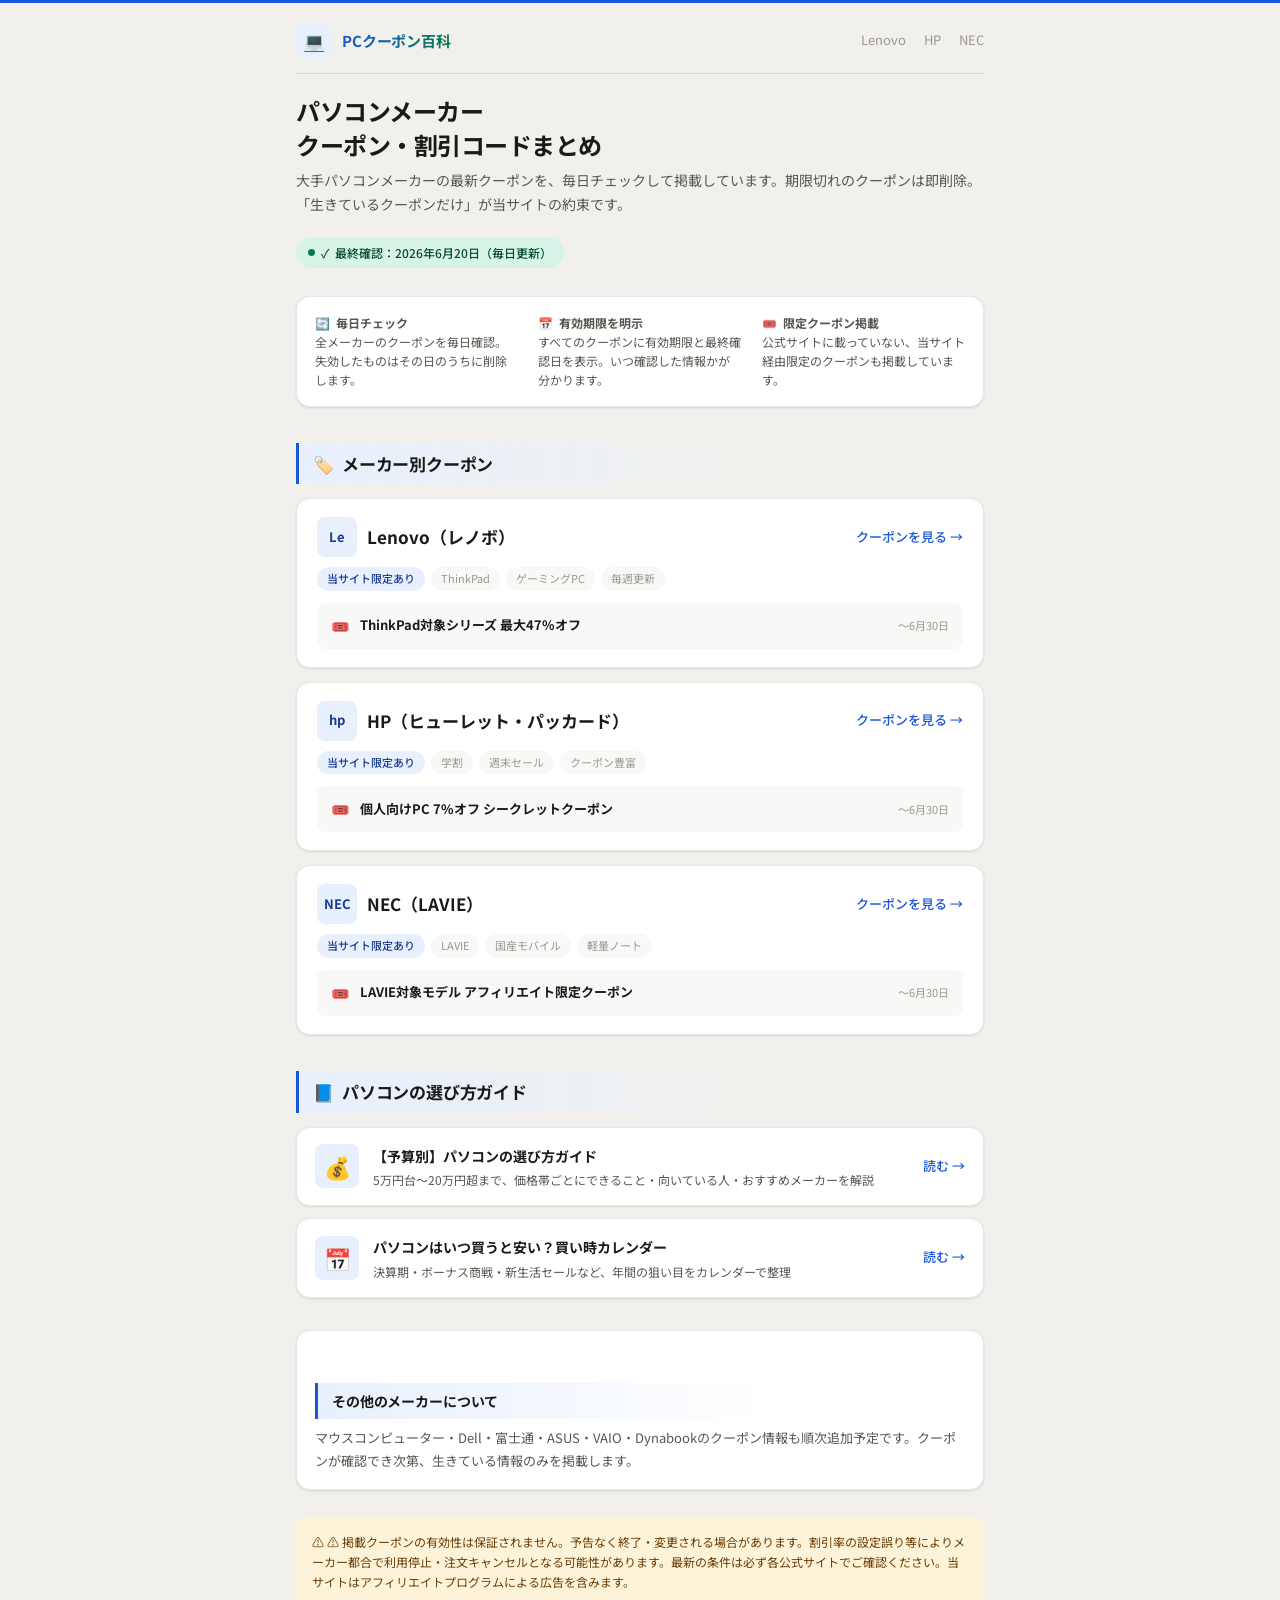
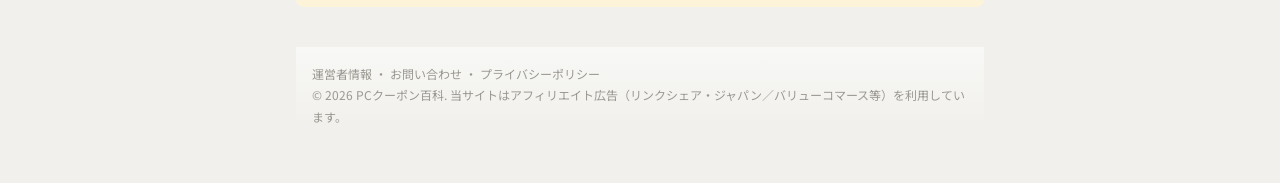
<file: index.html>
<!DOCTYPE html>
<html lang="ja">
<head>
  <link rel="stylesheet" href="style.css">
  <style>
  /* ── トップページ固有 ── */
  .promise { background: var(--bg); border: 1px solid var(--border); border-radius: var(--r-lg); padding: 16px 18px; margin-bottom: 28px; display: flex; gap: 20px; flex-wrap: wrap; box-shadow: var(--shadow-sm); }
  .promise-item { flex: 1; min-width: 180px; }
  .pi-title { font-size: 13px; font-weight: 700; margin: 0 0 4px; display: flex; align-items: center; gap: 6px; }
  .promise-item p { font-size: 12px; color: var(--text-2); margin: 0; line-height: 1.6; }
  .maker-grid { display: flex; flex-direction: column; gap: 14px; margin-bottom: 32px; }
  .maker-card { background: var(--bg); border: 1px solid var(--border); border-radius: var(--r-lg); padding: 18px 20px; text-decoration: none; display: block; transition: box-shadow 0.15s, border-color 0.15s, transform 0.05s; box-shadow: var(--shadow-sm); }
  .maker-card:hover { box-shadow: var(--shadow-md); border-color: var(--border-2); }
  .maker-card:active { transform: scale(0.995); }
  .maker-head { display: flex; align-items: center; justify-content: space-between; margin-bottom: 10px; gap: 12px; }
  .maker-name { font-size: 17px; font-weight: 700; display: flex; align-items: center; gap: 10px; color: var(--text); }
  .maker-logo { width: 40px; height: 40px; border-radius: var(--r); background: var(--blue-bg); display: flex; align-items: center; justify-content: center; font-weight: 700; font-size: 13px; color: var(--blue-text); }
  .maker-arrow { font-size: 13px; color: var(--blue); white-space: nowrap; font-weight: 500; }
  .maker-tags { display: flex; gap: 6px; flex-wrap: wrap; margin-bottom: 12px; }
  .tag { font-size: 11px; padding: 2px 10px; border-radius: 999px; background: var(--bg-2); color: var(--text-3); }
  .tag.hot { background: var(--blue-bg); color: var(--blue-text); font-weight: 500; }
  .top-coupon { display: flex; align-items: center; gap: 10px; background: var(--bg-2); border-radius: var(--r); padding: 10px 14px; }
  .tc-icon { font-size: 15px; }
  .tc-text { font-size: 13px; color: var(--text-2); }
  .tc-text strong { font-weight: 700; color: var(--text); }
  .tc-date { font-size: 11px; color: var(--text-3); margin-left: auto; white-space: nowrap; }
  .other { background: var(--bg); border: 1px solid var(--border); border-radius: var(--r-lg); padding: 16px 18px; margin-bottom: 28px; box-shadow: var(--shadow-sm); }
  .other h2 { font-size: 14px; margin-bottom: 8px; }
  .other p { font-size: 13px; color: var(--text-2); margin: 0; }
  .guide-grid { display: flex; flex-direction: column; gap: 12px; margin-bottom: 32px; }
  .guide-card { display: flex; align-items: center; gap: 14px; background: var(--bg); border: 1px solid var(--border); border-radius: var(--r-lg); padding: 16px 18px; text-decoration: none; transition: box-shadow 0.15s, transform 0.05s; box-shadow: var(--shadow-sm); }
  .guide-card:hover { box-shadow: var(--shadow-md); }
  .guide-card:active { transform: scale(0.995); }
  .guide-icon { width: 44px; height: 44px; flex-shrink: 0; border-radius: var(--r); background: var(--blue-bg); display: flex; align-items: center; justify-content: center; font-size: 22px; }
  .guide-body { flex: 1; }
  .guide-title { font-size: 14px; font-weight: 700; color: var(--text); margin: 0 0 3px; }
  .guide-desc { font-size: 12px; color: var(--text-2); margin: 0; line-height: 1.5; }
  .guide-arrow { font-size: 13px; color: var(--blue); white-space: nowrap; font-weight: 500; }
  </style>
<meta charset="UTF-8">
<meta name="viewport" content="width=device-width, initial-scale=1.0">
<title>パソコンメーカー クーポン・割引コード まとめ【2026年6月最新】| PCクーポン百科</title>
<meta name="description" content="Lenovo・HP・NECなど大手パソコンメーカーの最新クーポン・割引コードをまとめています。毎日確認し、失効したクーポンは即削除。生きているクーポンだけを掲載しています。">
<!-- SEO_INJECT -->
  <link rel="canonical" href="https://SITE_URL/">
  <meta name="robots" content="index, follow">
  <meta property="og:type" content="website">
  <meta property="og:site_name" content="PCクーポン百科">
  <meta property="og:title" content="パソコンメーカー クーポン・割引コード まとめ【2026年6月最新】| PCクーポン百科">
  <meta property="og:description" content="Lenovo・HP・NECなど大手パソコンメーカーの最新クーポン・割引コードをまとめています。毎日確認し、失効したクーポンは即削除。生きているクーポンだけを掲載しています。">
  <meta property="og:url" content="https://SITE_URL/">
  <meta property="og:locale" content="ja_JP">
  <meta name="twitter:card" content="summary_large_image">
  <meta name="twitter:title" content="パソコンメーカー クーポン・割引コード まとめ【2026年6月最新】| PCクーポン百科">
  <meta name="twitter:description" content="Lenovo・HP・NECなど大手パソコンメーカーの最新クーポン・割引コードをまとめています。毎日確認し、失効したクーポンは即削除。生きているクーポンだけを掲載しています。">
  <script type="application/ld+json">
{
  "@context": "https://schema.org",
  "@graph": [
    {
      "@type": "Organization",
      "@id": "https://SITE_URL/#organization",
      "name": "PCクーポン百科",
      "url": "https://SITE_URL/",
      "description": "大手パソコンメーカーのクーポン・割引コードを毎日確認して掲載するサイト"
    },
    {
      "@type": "WebSite",
      "@id": "https://SITE_URL/#website",
      "url": "https://SITE_URL/",
      "name": "PCクーポン百科",
      "publisher": {
        "@id": "https://SITE_URL/#organization"
      },
      "inLanguage": "ja"
    },
    {
      "@type": "BreadcrumbList",
      "itemListElement": [
        {
          "@type": "ListItem",
          "position": 1,
          "name": "ホーム"
        }
      ]
    }
  ]
}
</script>
  <!-- SEO_INJECT -->
<!-- GA_TAG -->
  <!-- Google tag (gtag.js) -->
  <script async src="https://www.googletagmanager.com/gtag/js?id=G-G202T08VDX"></script>
  <script>
    window.dataLayer = window.dataLayer || [];
    function gtag(){dataLayer.push(arguments);}
    gtag('js', new Date());
    gtag('config', 'G-G202T08VDX');
  </script>
  <!-- GA_TAG -->
</head>
<body>
<div class="wrap">

  <div class="topbar">
    <a class="brand" href="index.html">
      <div class="brand-icon">💻</div>
      <span class="brand-name">PCクーポン百科</span>
    </a>
    <nav class="nav">
      <a href="lenovo-coupon.html">Lenovo</a><a href="hp-coupon.html">HP</a><a href="nec-coupon.html">NEC</a>
    </nav>
  </div>

  <h1>パソコンメーカー<br>クーポン・割引コードまとめ</h1>
  <p class="lead">大手パソコンメーカーの最新クーポンを、毎日チェックして掲載しています。期限切れのクーポンは即削除。「生きているクーポンだけ」が当サイトの約束です。</p>

  <div class="freshness">
    <span aria-hidden="true">✓</span>最終確認：2026年6月20日（毎日更新）
  </div>

  <div class="promise">
    <div class="promise-item">
      <p class="pi-title"><span aria-hidden="true">🔄</span>毎日チェック</p>
      <p>全メーカーのクーポンを毎日確認。失効したものはその日のうちに削除します。</p>
    </div>
    <div class="promise-item">
      <p class="pi-title"><span aria-hidden="true">📅</span>有効期限を明示</p>
      <p>すべてのクーポンに有効期限と最終確認日を表示。いつ確認した情報かが分かります。</p>
    </div>
    <div class="promise-item">
      <p class="pi-title"><span aria-hidden="true">🎟️</span>限定クーポン掲載</p>
      <p>公式サイトに載っていない、当サイト経由限定のクーポンも掲載しています。</p>
    </div>
  </div>

  <h2><span aria-hidden="true">🏷️</span>メーカー別クーポン</h2>
  <div class="maker-grid">

    <a class="maker-card" href="lenovo-coupon.html">
      <div class="maker-head">
        <span class="maker-name"><span class="maker-logo">Le</span>Lenovo（レノボ）</span>
        <span class="maker-arrow">クーポンを見る →</span>
      </div>
      <div class="maker-tags">
        <span class="tag hot">当サイト限定あり</span>
        <span class="tag">ThinkPad</span>
        <span class="tag">ゲーミングPC</span>
        <span class="tag">毎週更新</span>
      </div>
      <div class="top-coupon">
        <span class="tc-icon" aria-hidden="true">🎟️</span>
        <span class="tc-text"><strong>ThinkPad対象シリーズ 最大47%オフ</strong></span>
        <span class="tc-date">〜6月30日</span>
      </div>
    </a>

    <a class="maker-card" href="hp-coupon.html">
      <div class="maker-head">
        <span class="maker-name"><span class="maker-logo">hp</span>HP（ヒューレット・パッカード）</span>
        <span class="maker-arrow">クーポンを見る →</span>
      </div>
      <div class="maker-tags">
        <span class="tag hot">当サイト限定あり</span>
        <span class="tag">学割</span>
        <span class="tag">週末セール</span>
        <span class="tag">クーポン豊富</span>
      </div>
      <div class="top-coupon">
        <span class="tc-icon" aria-hidden="true">🎟️</span>
        <span class="tc-text"><strong>個人向けPC 7%オフ シークレットクーポン</strong></span>
        <span class="tc-date">〜6月30日</span>
      </div>
    </a>

    <a class="maker-card" href="nec-coupon.html">
      <div class="maker-head">
        <span class="maker-name"><span class="maker-logo">NEC</span>NEC（LAVIE）</span>
        <span class="maker-arrow">クーポンを見る →</span>
      </div>
      <div class="maker-tags">
        <span class="tag hot">当サイト限定あり</span>
        <span class="tag">LAVIE</span>
        <span class="tag">国産モバイル</span>
        <span class="tag">軽量ノート</span>
      </div>
      <div class="top-coupon">
        <span class="tc-icon" aria-hidden="true">🎟️</span>
        <span class="tc-text"><strong>LAVIE対象モデル アフィリエイト限定クーポン</strong></span>
        <span class="tc-date">〜6月30日</span>
      </div>
    </a>

  </div>

  <h2><span aria-hidden="true">📘</span>パソコンの選び方ガイド</h2>
  <div class="guide-grid">

    <a class="guide-card" href="guide-budget.html">
      <div class="guide-icon" aria-hidden="true">💰</div>
      <div class="guide-body">
        <p class="guide-title">【予算別】パソコンの選び方ガイド</p>
        <p class="guide-desc">5万円台〜20万円超まで、価格帯ごとにできること・向いている人・おすすめメーカーを解説</p>
      </div>
      <span class="guide-arrow">読む →</span>
    </a>

    <a class="guide-card" href="guide-timing.html">
      <div class="guide-icon" aria-hidden="true">📅</div>
      <div class="guide-body">
        <p class="guide-title">パソコンはいつ買うと安い？買い時カレンダー</p>
        <p class="guide-desc">決算期・ボーナス商戦・新生活セールなど、年間の狙い目をカレンダーで整理</p>
      </div>
      <span class="guide-arrow">読む →</span>
    </a>

  </div>

  <div class="other">
    <h2>その他のメーカーについて</h2>
    <p>マウスコンピューター・Dell・富士通・ASUS・VAIO・Dynabookのクーポン情報も順次追加予定です。クーポンが確認でき次第、生きている情報のみを掲載します。</p>
  </div>

  <div class="disclaimer">
    <p>⚠ 掲載クーポンの有効性は保証されません。予告なく終了・変更される場合があります。割引率の設定誤り等によりメーカー都合で利用停止・注文キャンセルとなる可能性があります。最新の条件は必ず各公式サイトでご確認ください。当サイトはアフィリエイトプログラムによる広告を含みます。</p>
  </div>

  <footer>
    <a href="about.html">運営者情報</a> ・ <a href="contact.html">お問い合わせ</a> ・ <a href="privacy.html">プライバシーポリシー</a><br>
    © 2026 PCクーポン百科. 当サイトはアフィリエイト広告（リンクシェア・ジャパン／バリューコマース等）を利用しています。
  </footer>

</div>
</body>
</html>
</file>
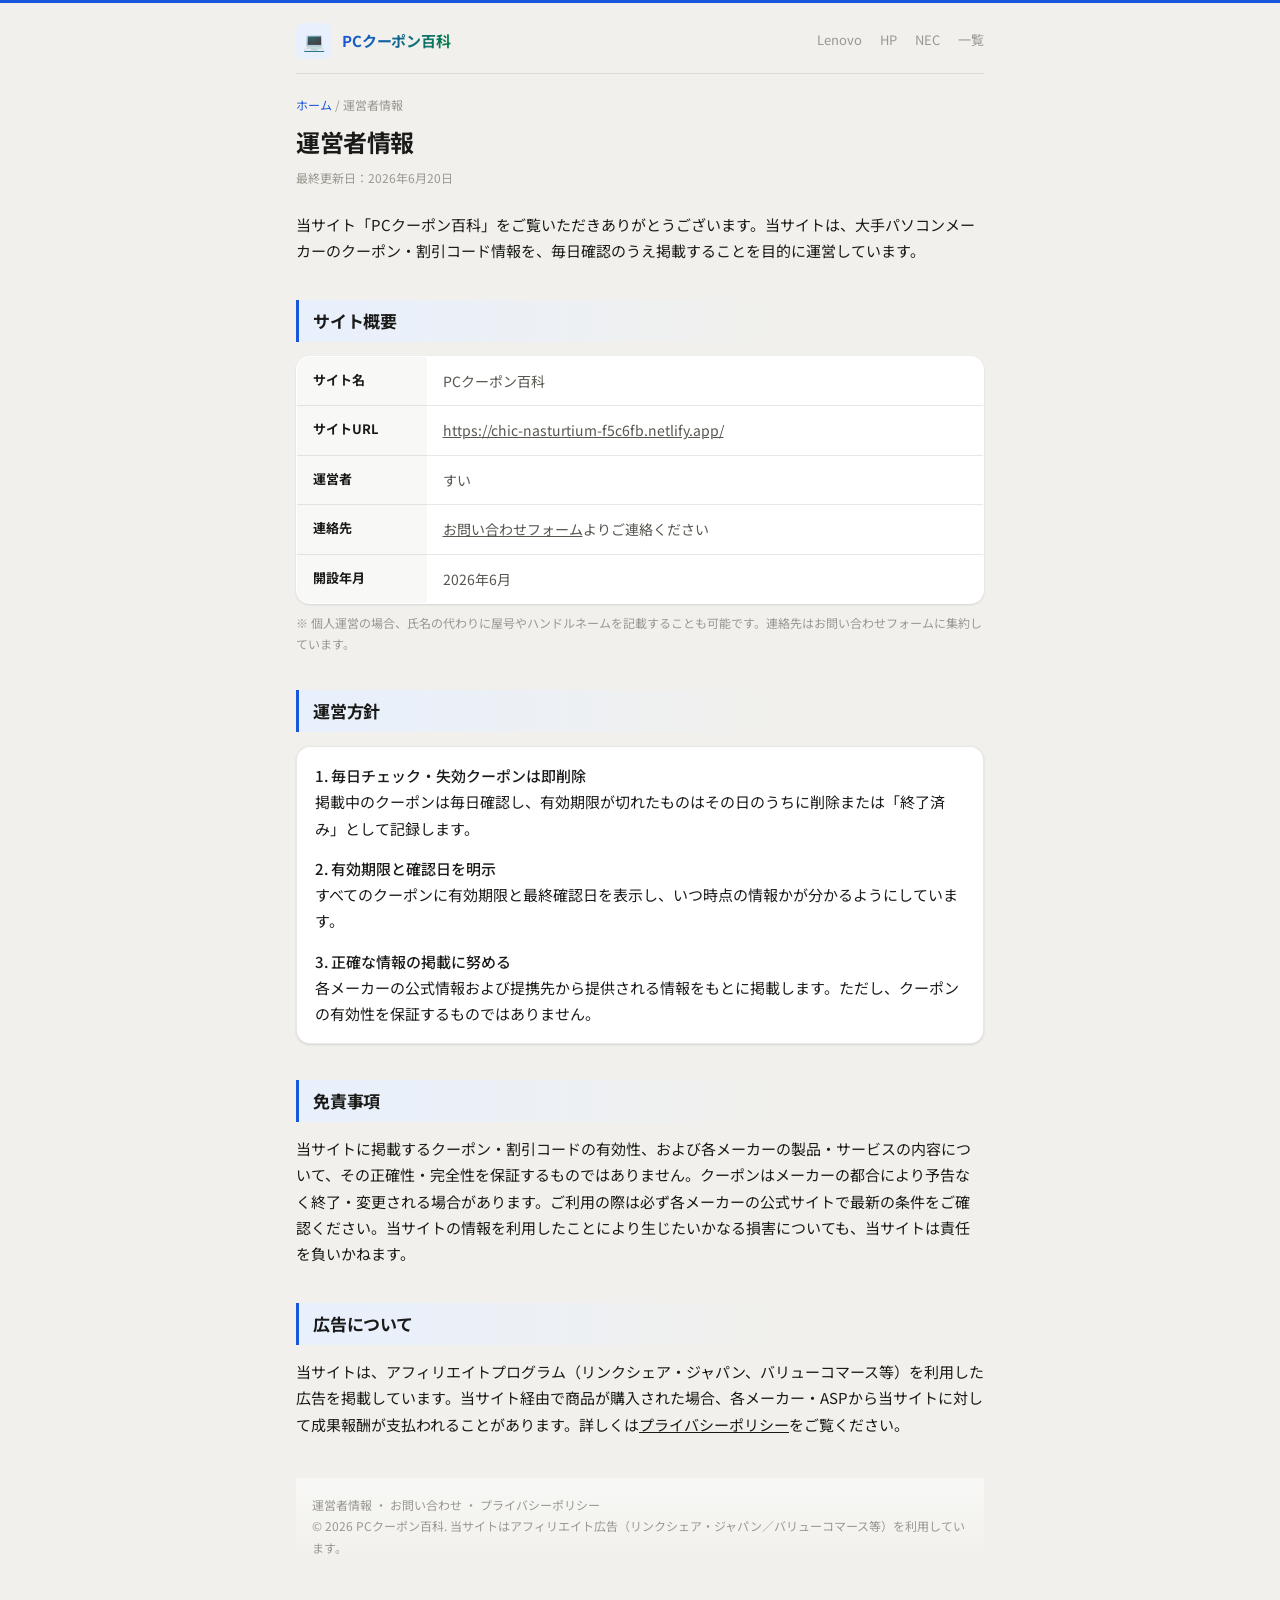
<file: about.html>
<!DOCTYPE html>
<html lang="ja">
<head>
  <link rel="stylesheet" href="style.css">
  <style>
  /* ── 運営者情報固有 ── */
  .info-table { width: 100%; border-collapse: collapse; background: var(--bg); border: 1px solid var(--border); border-radius: var(--r-lg); overflow: hidden; margin-bottom: 8px; box-shadow: var(--shadow-sm); }
  .info-table th, .info-table td { text-align: left; padding: 12px 16px; font-size: 14px; border-bottom: 1px solid var(--border); vertical-align: top; }
  .info-table tr:last-child th, .info-table tr:last-child td { border-bottom: none; }
  .info-table th { width: 130px; font-weight: 700; color: var(--text); background: var(--bg-2); white-space: nowrap; font-size: 13px; }
  .info-table td { color: var(--text-2); }
  .policy-box { background: var(--bg); border: 1px solid var(--border); border-radius: var(--r-lg); padding: 16px 18px; margin-bottom: 12px; box-shadow: var(--shadow-sm); }
  .policy-box p:last-child { margin-bottom: 0; }
  .note { font-size: 12px; color: var(--text-3); }
  .updated { font-size: 12px; color: var(--text-3); margin: 0 0 24px; }
  .highlight { background: var(--blue-bg); border-radius: var(--r); padding: 14px 16px; margin-bottom: 12px; }
  .highlight p { color: var(--blue-text); margin: 0; font-size: 13px; }
  </style>
<meta charset="UTF-8">
<meta name="viewport" content="width=device-width, initial-scale=1.0">
<title>運営者情報 | PCクーポン百科</title>
<meta name="description" content="PCクーポン百科の運営者情報・サイトの運営方針について。">
<!-- SEO_INJECT -->
  <link rel="canonical" href="https://SITE_URL/about.html">
  <meta name="robots" content="index, follow">
  <meta property="og:type" content="website">
  <meta property="og:site_name" content="PCクーポン百科">
  <meta property="og:title" content="運営者情報 | PCクーポン百科">
  <meta property="og:description" content="PCクーポン百科の運営者情報・サイトの運営方針について。">
  <meta property="og:url" content="https://SITE_URL/about.html">
  <meta property="og:locale" content="ja_JP">
  <meta name="twitter:card" content="summary_large_image">
  <meta name="twitter:title" content="運営者情報 | PCクーポン百科">
  <meta name="twitter:description" content="PCクーポン百科の運営者情報・サイトの運営方針について。">
  <script type="application/ld+json">
{
  "@context": "https://schema.org",
  "@graph": [
    {
      "@type": "Organization",
      "@id": "https://SITE_URL/#organization",
      "name": "PCクーポン百科",
      "url": "https://SITE_URL/",
      "description": "大手パソコンメーカーのクーポン・割引コードを毎日確認して掲載するサイト"
    },
    {
      "@type": "WebSite",
      "@id": "https://SITE_URL/#website",
      "url": "https://SITE_URL/",
      "name": "PCクーポン百科",
      "publisher": {
        "@id": "https://SITE_URL/#organization"
      },
      "inLanguage": "ja"
    },
    {
      "@type": "BreadcrumbList",
      "itemListElement": [
        {
          "@type": "ListItem",
          "position": 1,
          "name": "ホーム",
          "item": "https://SITE_URL/"
        },
        {
          "@type": "ListItem",
          "position": 2,
          "name": "運営者情報"
        }
      ]
    }
  ]
}
</script>
  <!-- SEO_INJECT -->
<!-- GA_TAG -->
  <!-- Google tag (gtag.js) -->
  <script async src="https://www.googletagmanager.com/gtag/js?id=G-G202T08VDX"></script>
  <script>
    window.dataLayer = window.dataLayer || [];
    function gtag(){dataLayer.push(arguments);}
    gtag('js', new Date());
    gtag('config', 'G-G202T08VDX');
  </script>
  <!-- GA_TAG -->
</head>
<body>
<div class="wrap">

  <div class="topbar">
    <a class="brand" href="index.html">
      <div class="brand-icon">💻</div>
      <span class="brand-name">PCクーポン百科</span>
    </a>
    <nav class="nav">
      <a href="lenovo-coupon.html">Lenovo</a><a href="hp-coupon.html">HP</a><a href="nec-coupon.html">NEC</a><a href="index.html">一覧</a>
    </nav>
  </div>

  <div class="crumb"><a href="index.html">ホーム</a> / 運営者情報</div>
  <h1>運営者情報</h1>
  <p class="updated">最終更新日：2026年6月20日</p>

  <p>当サイト「PCクーポン百科」をご覧いただきありがとうございます。当サイトは、大手パソコンメーカーのクーポン・割引コード情報を、毎日確認のうえ掲載することを目的に運営しています。</p>

  <h2>サイト概要</h2>
  <table class="info-table">
    <tr><th>サイト名</th><td>PCクーポン百科</td></tr>
    <tr><th>サイトURL</th><td><a href="https://chic-nasturtium-f5c6fb.netlify.app/">https://chic-nasturtium-f5c6fb.netlify.app/</a></td></tr>
    <tr><th>運営者</th><td>すい</td></tr>
    <tr><th>連絡先</th><td><a href="contact.html">お問い合わせフォーム</a>よりご連絡ください</td></tr>
    <tr><th>開設年月</th><td>2026年6月</td></tr>
  </table>
  <p class="note">※ 個人運営の場合、氏名の代わりに屋号やハンドルネームを記載することも可能です。連絡先はお問い合わせフォームに集約しています。</p>

  <h2>運営方針</h2>
  <div class="policy-box">
    <p><strong style="color:var(--text);font-weight:500;">1. 毎日チェック・失効クーポンは即削除</strong><br>掲載中のクーポンは毎日確認し、有効期限が切れたものはその日のうちに削除または「終了済み」として記録します。</p>
    <p><strong style="color:var(--text);font-weight:500;">2. 有効期限と確認日を明示</strong><br>すべてのクーポンに有効期限と最終確認日を表示し、いつ時点の情報かが分かるようにしています。</p>
    <p><strong style="color:var(--text);font-weight:500;">3. 正確な情報の掲載に努める</strong><br>各メーカーの公式情報および提携先から提供される情報をもとに掲載します。ただし、クーポンの有効性を保証するものではありません。</p>
  </div>

  <h2>免責事項</h2>
  <p>当サイトに掲載するクーポン・割引コードの有効性、および各メーカーの製品・サービスの内容について、その正確性・完全性を保証するものではありません。クーポンはメーカーの都合により予告なく終了・変更される場合があります。ご利用の際は必ず各メーカーの公式サイトで最新の条件をご確認ください。当サイトの情報を利用したことにより生じたいかなる損害についても、当サイトは責任を負いかねます。</p>

  <h2>広告について</h2>
  <p>当サイトは、アフィリエイトプログラム（リンクシェア・ジャパン、バリューコマース等）を利用した広告を掲載しています。当サイト経由で商品が購入された場合、各メーカー・ASPから当サイトに対して成果報酬が支払われることがあります。詳しくは<a href="privacy.html">プライバシーポリシー</a>をご覧ください。</p>

  <footer>
    <a href="about.html">運営者情報</a> ・ <a href="contact.html">お問い合わせ</a> ・ <a href="privacy.html">プライバシーポリシー</a><br>
    © 2026 PCクーポン百科. 当サイトはアフィリエイト広告（リンクシェア・ジャパン／バリューコマース等）を利用しています。
  </footer>

</div>
</body>
</html>
</file>
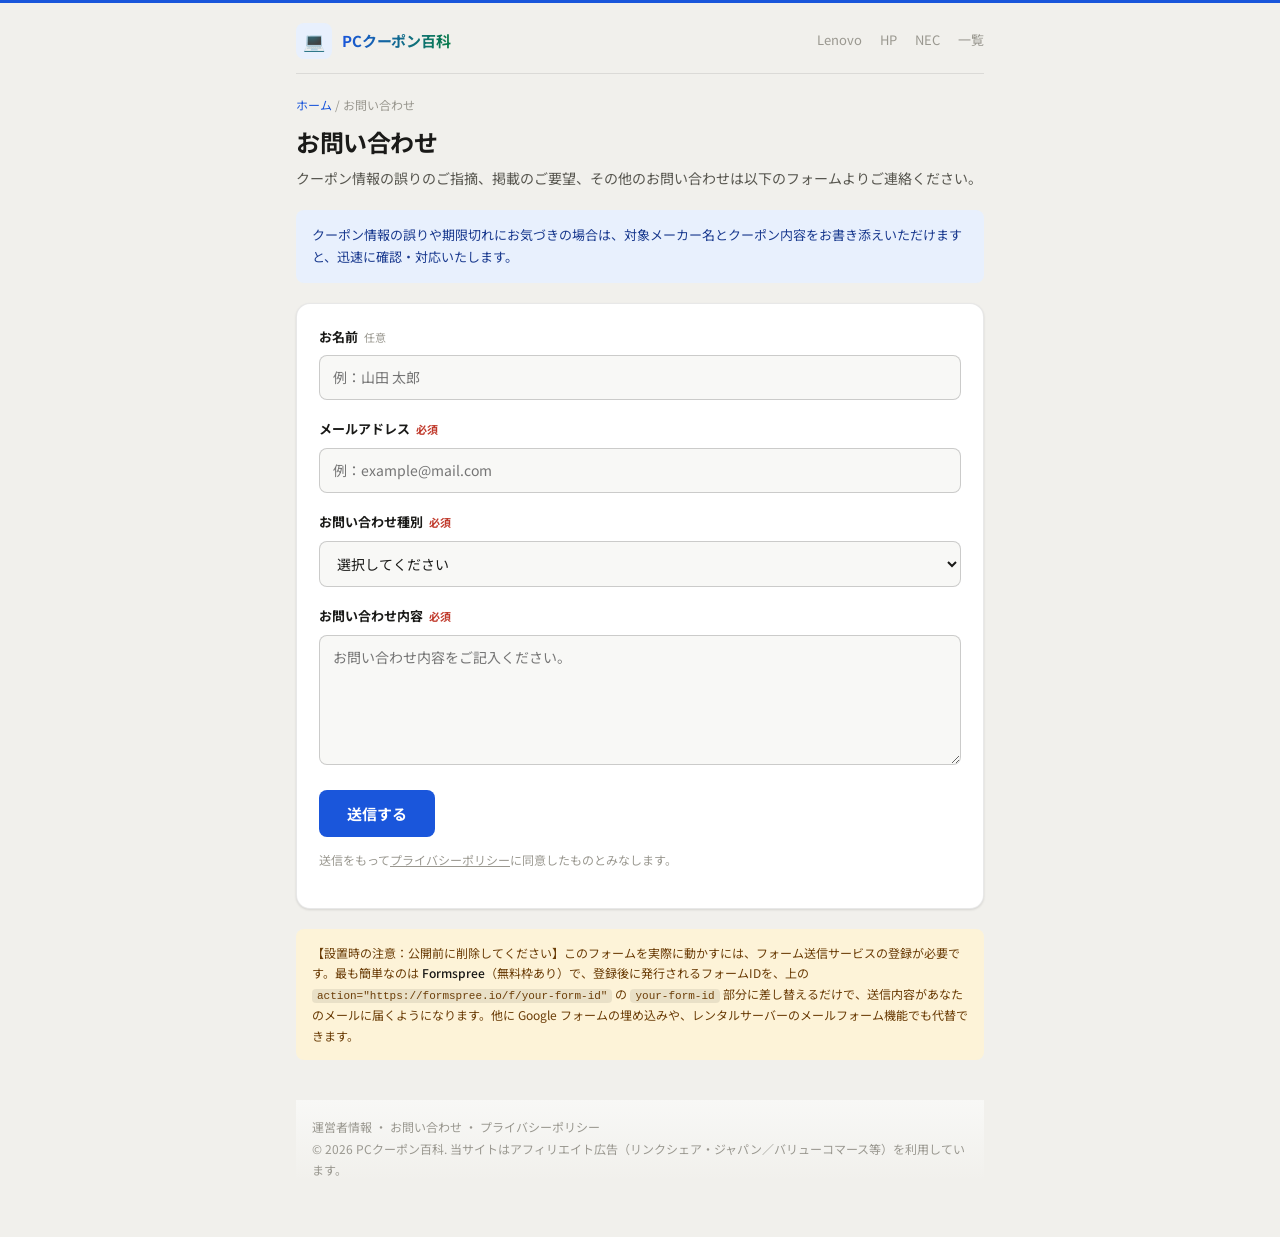
<file: contact.html>
<!DOCTYPE html>
<html lang="ja">
<head>
  <link rel="stylesheet" href="style.css">
  <style>
  /* ── お問い合わせ固有 ── */
  .form-card { background: var(--bg); border: 1px solid var(--border); border-radius: var(--r-lg); padding: 22px 22px 24px; margin-bottom: 20px; box-shadow: var(--shadow-sm); }
  .field { margin-bottom: 18px; }
  .field:last-child { margin-bottom: 0; }
  label { display: block; font-size: 13px; font-weight: 700; margin-bottom: 7px; }
  label .req { color: #c0392b; font-size: 11px; margin-left: 6px; }
  label .opt { color: var(--text-3); font-size: 11px; margin-left: 6px; font-weight: 400; }
  input, select, textarea { width: 100%; font-family: var(--sans); font-size: 14px; color: var(--text); background: var(--bg-2); border: 1px solid var(--border-2); border-radius: var(--r); padding: 11px 13px; line-height: 1.5; }
  input:focus, select:focus, textarea:focus { outline: 2px solid var(--blue); outline-offset: -1px; }
  textarea { resize: vertical; min-height: 130px; }
  .submit-btn { font-family: var(--sans); font-size: 15px; font-weight: 700; cursor: pointer; background: var(--blue); color: #fff; border: none; border-radius: var(--r); padding: 13px 28px; transition: opacity 0.12s; }
  .submit-btn:hover { opacity: 0.88; }
  .privacy-agree { font-size: 12px; color: var(--text-3); margin-top: 12px; }
  .privacy-agree a { text-decoration: underline; }
  .notice { background: var(--blue-bg); border-radius: var(--r); padding: 14px 16px; margin-bottom: 20px; }
  .notice p { font-size: 13px; color: var(--blue-text); margin: 0; line-height: 1.7; }
  .setup-note { background: var(--amber-bg); border-radius: var(--r); padding: 14px 16px; margin-bottom: 8px; }
  .setup-note p { font-size: 12px; color: var(--amber-text); margin: 0; line-height: 1.7; }
  .setup-note code { font-family: var(--mono); font-size: 11px; background: rgba(0,0,0,0.08); padding: 1px 5px; border-radius: 4px; }
  </style>
<meta charset="UTF-8">
<meta name="viewport" content="width=device-width, initial-scale=1.0">
<title>お問い合わせ | PCクーポン百科</title>
<meta name="description" content="PCクーポン百科へのお問い合わせはこちらから。クーポン情報の誤りのご指摘、ご要望などお気軽にご連絡ください。">
<!-- SEO_INJECT -->
  <link rel="canonical" href="https://SITE_URL/contact.html">
  <meta name="robots" content="index, follow">
  <meta property="og:type" content="website">
  <meta property="og:site_name" content="PCクーポン百科">
  <meta property="og:title" content="お問い合わせ | PCクーポン百科">
  <meta property="og:description" content="PCクーポン百科へのお問い合わせはこちらから。クーポン情報の誤りのご指摘、ご要望などお気軽にご連絡ください。">
  <meta property="og:url" content="https://SITE_URL/contact.html">
  <meta property="og:locale" content="ja_JP">
  <meta name="twitter:card" content="summary_large_image">
  <meta name="twitter:title" content="お問い合わせ | PCクーポン百科">
  <meta name="twitter:description" content="PCクーポン百科へのお問い合わせはこちらから。クーポン情報の誤りのご指摘、ご要望などお気軽にご連絡ください。">
  <script type="application/ld+json">
{
  "@context": "https://schema.org",
  "@graph": [
    {
      "@type": "Organization",
      "@id": "https://SITE_URL/#organization",
      "name": "PCクーポン百科",
      "url": "https://SITE_URL/",
      "description": "大手パソコンメーカーのクーポン・割引コードを毎日確認して掲載するサイト"
    },
    {
      "@type": "WebSite",
      "@id": "https://SITE_URL/#website",
      "url": "https://SITE_URL/",
      "name": "PCクーポン百科",
      "publisher": {
        "@id": "https://SITE_URL/#organization"
      },
      "inLanguage": "ja"
    },
    {
      "@type": "BreadcrumbList",
      "itemListElement": [
        {
          "@type": "ListItem",
          "position": 1,
          "name": "ホーム",
          "item": "https://SITE_URL/"
        },
        {
          "@type": "ListItem",
          "position": 2,
          "name": "お問い合わせ"
        }
      ]
    }
  ]
}
</script>
  <!-- SEO_INJECT -->
<!-- GA_TAG -->
  <!-- Google tag (gtag.js) -->
  <script async src="https://www.googletagmanager.com/gtag/js?id=G-G202T08VDX"></script>
  <script>
    window.dataLayer = window.dataLayer || [];
    function gtag(){dataLayer.push(arguments);}
    gtag('js', new Date());
    gtag('config', 'G-G202T08VDX');
  </script>
  <!-- GA_TAG -->
</head>
<body>
<div class="wrap">

  <div class="topbar">
    <a class="brand" href="index.html">
      <div class="brand-icon">💻</div>
      <span class="brand-name">PCクーポン百科</span>
    </a>
    <nav class="nav">
      <a href="lenovo-coupon.html">Lenovo</a><a href="hp-coupon.html">HP</a><a href="nec-coupon.html">NEC</a><a href="index.html">一覧</a>
    </nav>
  </div>

  <div class="crumb"><a href="index.html">ホーム</a> / お問い合わせ</div>
  <h1>お問い合わせ</h1>
  <p class="lead">クーポン情報の誤りのご指摘、掲載のご要望、その他のお問い合わせは以下のフォームよりご連絡ください。</p>

  <div class="notice">
    <p>クーポン情報の誤りや期限切れにお気づきの場合は、対象メーカー名とクーポン内容をお書き添えいただけますと、迅速に確認・対応いたします。</p>
  </div>

  <form class="form-card" action="https://formspree.io/f/your-form-id" method="POST">
    <div class="field">
      <label for="name">お名前<span class="opt">任意</span></label>
      <input type="text" id="name" name="name" placeholder="例：山田 太郎">
    </div>
    <div class="field">
      <label for="email">メールアドレス<span class="req">必須</span></label>
      <input type="email" id="email" name="email" placeholder="例：example@mail.com" required>
    </div>
    <div class="field">
      <label for="subject">お問い合わせ種別<span class="req">必須</span></label>
      <select id="subject" name="subject" required>
        <option value="">選択してください</option>
        <option value="クーポン情報の誤り・期限切れの指摘">クーポン情報の誤り・期限切れの指摘</option>
        <option value="掲載のご要望">掲載してほしいメーカー・クーポンの要望</option>
        <option value="提携・取材のご相談">提携・取材のご相談</option>
        <option value="その他">その他</option>
      </select>
    </div>
    <div class="field">
      <label for="message">お問い合わせ内容<span class="req">必須</span></label>
      <textarea id="message" name="message" placeholder="お問い合わせ内容をご記入ください。" required></textarea>
    </div>
    <div class="field">
      <button type="submit" class="submit-btn">送信する</button>
      <p class="privacy-agree">送信をもって<a href="privacy.html">プライバシーポリシー</a>に同意したものとみなします。</p>
    </div>
  </form>

  <div class="setup-note">
    <p>【設置時の注意：公開前に削除してください】このフォームを実際に動かすには、フォーム送信サービスの登録が必要です。最も簡単なのは <strong>Formspree</strong>（無料枠あり）で、登録後に発行されるフォームIDを、上の <code>action="https://formspree.io/f/your-form-id"</code> の <code>your-form-id</code> 部分に差し替えるだけで、送信内容があなたのメールに届くようになります。他に Google フォームの埋め込みや、レンタルサーバーのメールフォーム機能でも代替できます。</p>
  </div>

  <footer>
    <a href="about.html">運営者情報</a> ・ <a href="contact.html">お問い合わせ</a> ・ <a href="privacy.html">プライバシーポリシー</a><br>
    © 2026 PCクーポン百科. 当サイトはアフィリエイト広告（リンクシェア・ジャパン／バリューコマース等）を利用しています。
  </footer>

</div>
</body>
</html>
</file>
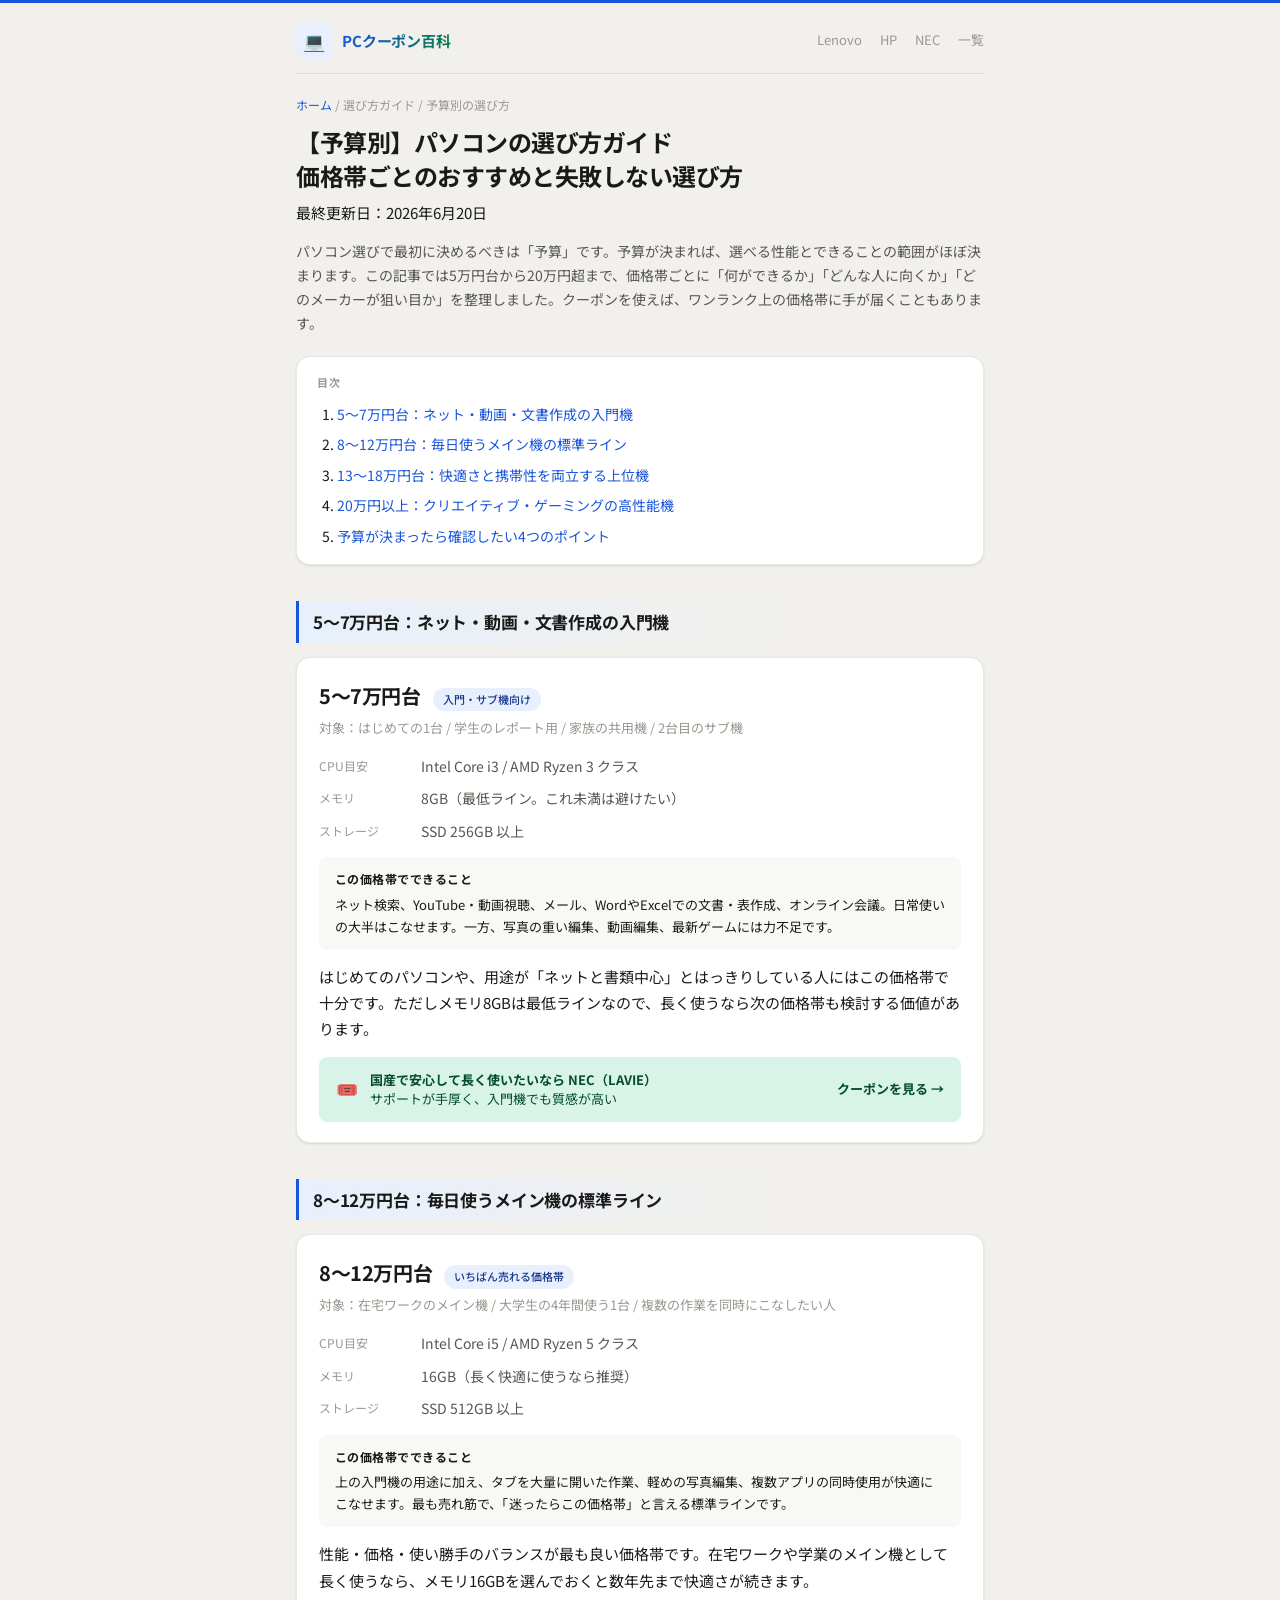
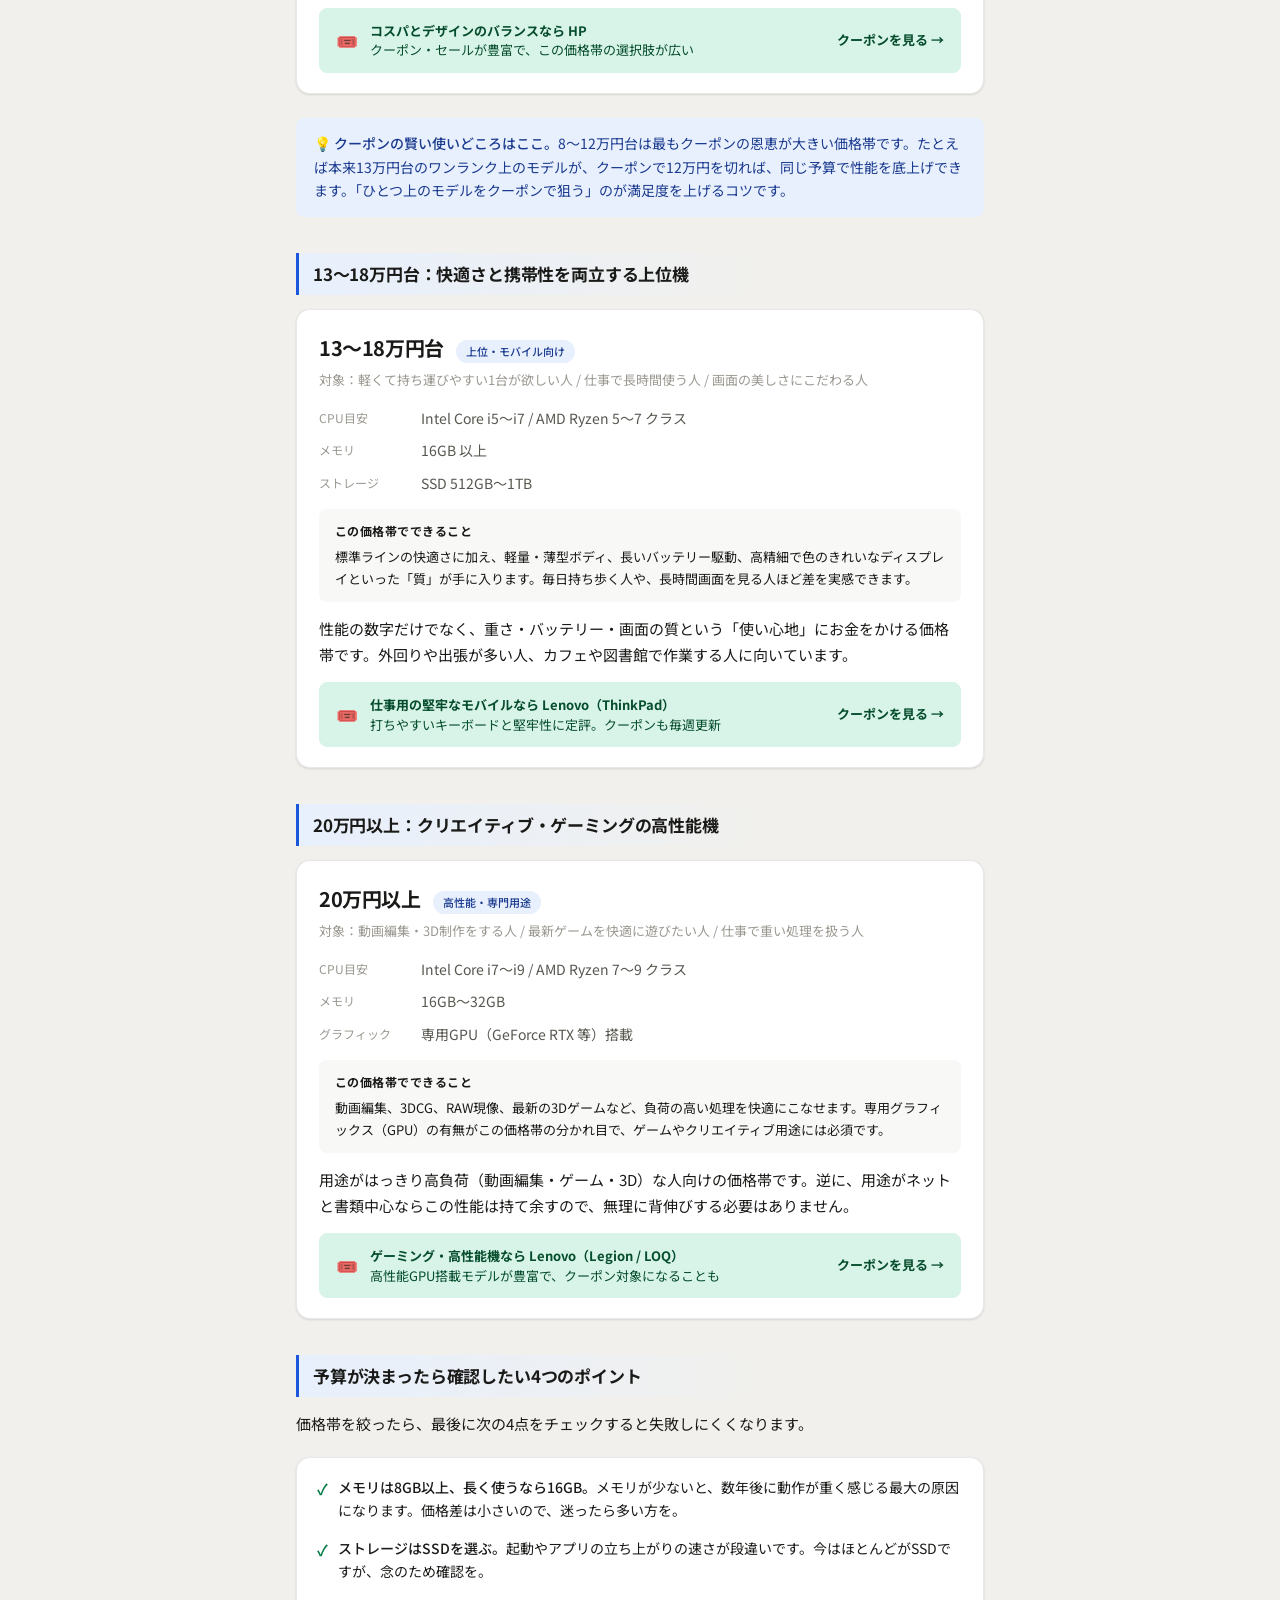
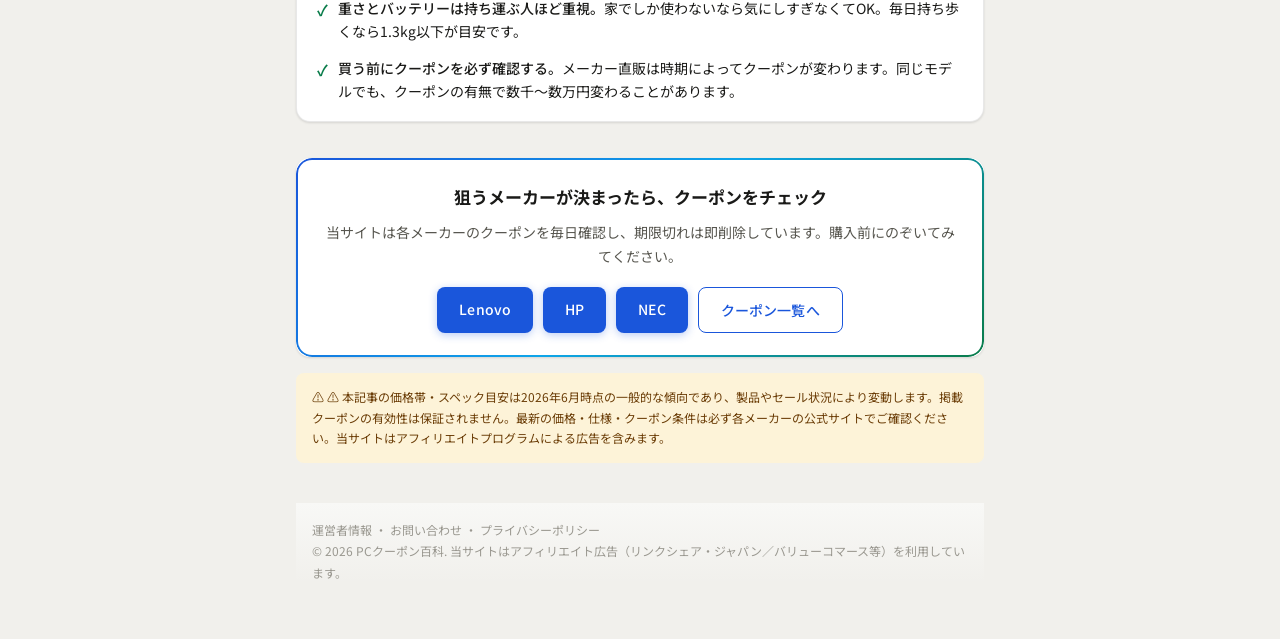
<file: guide-budget.html>
<!DOCTYPE html>
<html lang="ja">
<head>
  <link rel="stylesheet" href="style.css">
  <style>
  /* ── 予算別ガイド固有 ── */
  .price-card { background: var(--bg); border: 1px solid var(--border); border-radius: var(--r-lg); padding: 20px 22px; margin-bottom: 16px; box-shadow: var(--shadow-sm); }
  .price-head { display: flex; align-items: baseline; gap: 12px; margin-bottom: 4px; flex-wrap: wrap; }
  .price-range { font-size: 20px; font-weight: 700; color: var(--text); letter-spacing: -0.02em; }
  .price-tag { font-size: 11px; padding: 2px 10px; border-radius: 999px; background: var(--blue-bg); color: var(--blue-text); font-weight: 500; }
  .price-for { font-size: 13px; color: var(--text-3); margin: 0 0 14px; }
  .spec-row { display: flex; gap: 12px; margin-bottom: 8px; }
  .spec-label { flex-shrink: 0; width: 90px; font-size: 12px; color: var(--text-3); padding-top: 1px; }
  .spec-val { font-size: 14px; color: var(--text-2); margin: 0; }
  .can-do { background: var(--bg-2); border-radius: var(--r); padding: 12px 16px; margin: 14px 0; }
  .can-do p { font-size: 13px; margin: 0; line-height: 1.7; }
  .cd-title { font-weight: 700; color: var(--text); display: block; margin-bottom: 4px; font-size: 12px; text-transform: uppercase; letter-spacing: 0.04em; }
  </style>
<meta charset="UTF-8">
<meta name="viewport" content="width=device-width, initial-scale=1.0">
<title>【予算別】パソコンの選び方ガイド 2026 | 価格帯ごとのおすすめと失敗しない選び方 | PCクーポン百科</title>
<meta name="description" content="5万円台から20万円超まで、予算別にパソコンの選び方を解説。各価格帯でできること・向いている人・おすすめメーカーを紹介します。クーポンを使えば1つ上の価格帯も狙えます。">
<!-- SEO_INJECT -->
  <link rel="canonical" href="https://SITE_URL/guide-budget.html">
  <meta name="robots" content="index, follow">
  <meta property="og:type" content="article">
  <meta property="og:site_name" content="PCクーポン百科">
  <meta property="og:title" content="【予算別】パソコンの選び方ガイド 2026 | 価格帯ごとのおすすめと失敗しない選び方 | PCクーポン百科">
  <meta property="og:description" content="5万円台から20万円超まで、予算別にパソコンの選び方を解説。各価格帯でできること・向いている人・おすすめメーカーを紹介します。クーポンを使えば1つ上の価格帯も狙えます。">
  <meta property="og:url" content="https://SITE_URL/guide-budget.html">
  <meta property="og:locale" content="ja_JP">
  <meta name="twitter:card" content="summary_large_image">
  <meta name="twitter:title" content="【予算別】パソコンの選び方ガイド 2026 | 価格帯ごとのおすすめと失敗しない選び方 | PCクーポン百科">
  <meta name="twitter:description" content="5万円台から20万円超まで、予算別にパソコンの選び方を解説。各価格帯でできること・向いている人・おすすめメーカーを紹介します。クーポンを使えば1つ上の価格帯も狙えます。">
  <script type="application/ld+json">
{
  "@context": "https://schema.org",
  "@graph": [
    {
      "@type": "Organization",
      "@id": "https://SITE_URL/#organization",
      "name": "PCクーポン百科",
      "url": "https://SITE_URL/",
      "description": "大手パソコンメーカーのクーポン・割引コードを毎日確認して掲載するサイト"
    },
    {
      "@type": "WebSite",
      "@id": "https://SITE_URL/#website",
      "url": "https://SITE_URL/",
      "name": "PCクーポン百科",
      "publisher": {
        "@id": "https://SITE_URL/#organization"
      },
      "inLanguage": "ja"
    },
    {
      "@type": "BreadcrumbList",
      "itemListElement": [
        {
          "@type": "ListItem",
          "position": 1,
          "name": "ホーム",
          "item": "https://SITE_URL/"
        },
        {
          "@type": "ListItem",
          "position": 2,
          "name": "選び方ガイド",
          "item": "https://SITE_URL/"
        },
        {
          "@type": "ListItem",
          "position": 3,
          "name": "予算別の選び方"
        }
      ]
    },
    {
      "@type": "Article",
      "headline": "【予算別】パソコンの選び方ガイド 2026 | 価格帯ごとのおすすめと失敗しない選び方 | PCクーポン百科",
      "description": "5万円台から20万円超まで、予算別にパソコンの選び方を解説。各価格帯でできること・向いている人・おすすめメーカーを紹介します。クーポンを使えば1つ上の価格帯も狙えます。",
      "inLanguage": "ja",
      "datePublished": "2026-06-20",
      "dateModified": "2026-06-20",
      "author": {
        "@id": "https://SITE_URL/#organization"
      },
      "publisher": {
        "@id": "https://SITE_URL/#organization"
      },
      "mainEntityOfPage": {
        "@type": "WebPage",
        "@id": "https://SITE_URL/guide-budget.html"
      }
    }
  ]
}
</script>
  <!-- SEO_INJECT -->
<!-- GA_TAG -->
  <!-- Google tag (gtag.js) -->
  <script async src="https://www.googletagmanager.com/gtag/js?id=G-G202T08VDX"></script>
  <script>
    window.dataLayer = window.dataLayer || [];
    function gtag(){dataLayer.push(arguments);}
    gtag('js', new Date());
    gtag('config', 'G-G202T08VDX');
  </script>
  <!-- GA_TAG -->
</head>
<body>
<div class="wrap">

  <div class="topbar">
    <a class="brand" href="index.html">
      <div class="brand-icon">💻</div>
      <span class="brand-name">PCクーポン百科</span>
    </a>
    <nav class="nav">
      <a href="lenovo-coupon.html">Lenovo</a><a href="hp-coupon.html">HP</a><a href="nec-coupon.html">NEC</a><a href="index.html">一覧</a>
    </nav>
  </div>

  <div class="crumb"><a href="index.html">ホーム</a> / 選び方ガイド / 予算別の選び方</div>
  <h1>【予算別】パソコンの選び方ガイド<br>価格帯ごとのおすすめと失敗しない選び方</h1>
  <p class="updated">最終更新日：2026年6月20日</p>

  <p class="lead">パソコン選びで最初に決めるべきは「予算」です。予算が決まれば、選べる性能とできることの範囲がほぼ決まります。この記事では5万円台から20万円超まで、価格帯ごとに「何ができるか」「どんな人に向くか」「どのメーカーが狙い目か」を整理しました。クーポンを使えば、ワンランク上の価格帯に手が届くこともあります。</p>

  <div class="toc">
    <div class="toc-title">目次</div>
    <ol>
      <li><a href="#budget1">5〜7万円台：ネット・動画・文書作成の入門機</a></li>
      <li><a href="#budget2">8〜12万円台：毎日使うメイン機の標準ライン</a></li>
      <li><a href="#budget3">13〜18万円台：快適さと携帯性を両立する上位機</a></li>
      <li><a href="#budget4">20万円以上：クリエイティブ・ゲーミングの高性能機</a></li>
      <li><a href="#checklist">予算が決まったら確認したい4つのポイント</a></li>
    </ol>
  </div>

  <h2 id="budget1">5〜7万円台：ネット・動画・文書作成の入門機</h2>
  <div class="price-card">
    <div class="price-head">
      <span class="price-range">5〜7万円台</span>
      <span class="price-tag">入門・サブ機向け</span>
    </div>
    <p class="price-for">対象：はじめての1台 / 学生のレポート用 / 家族の共用機 / 2台目のサブ機</p>
    <div class="spec-row"><span class="spec-label">CPU目安</span><p class="spec-val">Intel Core i3 / AMD Ryzen 3 クラス</p></div>
    <div class="spec-row"><span class="spec-label">メモリ</span><p class="spec-val">8GB（最低ライン。これ未満は避けたい）</p></div>
    <div class="spec-row"><span class="spec-label">ストレージ</span><p class="spec-val">SSD 256GB 以上</p></div>
    <div class="can-do">
      <p><span class="cd-title">この価格帯でできること</span>ネット検索、YouTube・動画視聴、メール、WordやExcelでの文書・表作成、オンライン会議。日常使いの大半はこなせます。一方、写真の重い編集、動画編集、最新ゲームには力不足です。</p>
    </div>
    <p>はじめてのパソコンや、用途が「ネットと書類中心」とはっきりしている人にはこの価格帯で十分です。ただしメモリ8GBは最低ラインなので、長く使うなら次の価格帯も検討する価値があります。</p>
    <a class="reco" href="nec-coupon.html">
      <span class="reco-icon" aria-hidden="true">🎟️</span>
      <span class="reco-text"><strong>国産で安心して長く使いたいなら NEC（LAVIE）</strong><br>サポートが手厚く、入門機でも質感が高い</span>
      <span class="reco-arrow">クーポンを見る →</span>
    </a>
  </div>

  <h2 id="budget2">8〜12万円台：毎日使うメイン機の標準ライン</h2>
  <div class="price-card">
    <div class="price-head">
      <span class="price-range">8〜12万円台</span>
      <span class="price-tag">いちばん売れる価格帯</span>
    </div>
    <p class="price-for">対象：在宅ワークのメイン機 / 大学生の4年間使う1台 / 複数の作業を同時にこなしたい人</p>
    <div class="spec-row"><span class="spec-label">CPU目安</span><p class="spec-val">Intel Core i5 / AMD Ryzen 5 クラス</p></div>
    <div class="spec-row"><span class="spec-label">メモリ</span><p class="spec-val">16GB（長く快適に使うなら推奨）</p></div>
    <div class="spec-row"><span class="spec-label">ストレージ</span><p class="spec-val">SSD 512GB 以上</p></div>
    <div class="can-do">
      <p><span class="cd-title">この価格帯でできること</span>上の入門機の用途に加え、タブを大量に開いた作業、軽めの写真編集、複数アプリの同時使用が快適にこなせます。最も売れ筋で、「迷ったらこの価格帯」と言える標準ラインです。</p>
    </div>
    <p>性能・価格・使い勝手のバランスが最も良い価格帯です。在宅ワークや学業のメイン機として長く使うなら、メモリ16GBを選んでおくと数年先まで快適さが続きます。</p>
    <a class="reco" href="hp-coupon.html">
      <span class="reco-icon" aria-hidden="true">🎟️</span>
      <span class="reco-text"><strong>コスパとデザインのバランスなら HP</strong><br>クーポン・セールが豊富で、この価格帯の選択肢が広い</span>
      <span class="reco-arrow">クーポンを見る →</span>
    </a>
  </div>

  <div class="tip">
    <p>💡 <strong>クーポンの賢い使いどころはここ。</strong>8〜12万円台は最もクーポンの恩恵が大きい価格帯です。たとえば本来13万円台のワンランク上のモデルが、クーポンで12万円を切れば、同じ予算で性能を底上げできます。「ひとつ上のモデルをクーポンで狙う」のが満足度を上げるコツです。</p>
  </div>

  <h2 id="budget3">13〜18万円台：快適さと携帯性を両立する上位機</h2>
  <div class="price-card">
    <div class="price-head">
      <span class="price-range">13〜18万円台</span>
      <span class="price-tag">上位・モバイル向け</span>
    </div>
    <p class="price-for">対象：軽くて持ち運びやすい1台が欲しい人 / 仕事で長時間使う人 / 画面の美しさにこだわる人</p>
    <div class="spec-row"><span class="spec-label">CPU目安</span><p class="spec-val">Intel Core i5〜i7 / AMD Ryzen 5〜7 クラス</p></div>
    <div class="spec-row"><span class="spec-label">メモリ</span><p class="spec-val">16GB 以上</p></div>
    <div class="spec-row"><span class="spec-label">ストレージ</span><p class="spec-val">SSD 512GB〜1TB</p></div>
    <div class="can-do">
      <p><span class="cd-title">この価格帯でできること</span>標準ラインの快適さに加え、軽量・薄型ボディ、長いバッテリー駆動、高精細で色のきれいなディスプレイといった「質」が手に入ります。毎日持ち歩く人や、長時間画面を見る人ほど差を実感できます。</p>
    </div>
    <p>性能の数字だけでなく、重さ・バッテリー・画面の質という「使い心地」にお金をかける価格帯です。外回りや出張が多い人、カフェや図書館で作業する人に向いています。</p>
    <a class="reco" href="lenovo-coupon.html">
      <span class="reco-icon" aria-hidden="true">🎟️</span>
      <span class="reco-text"><strong>仕事用の堅牢なモバイルなら Lenovo（ThinkPad）</strong><br>打ちやすいキーボードと堅牢性に定評。クーポンも毎週更新</span>
      <span class="reco-arrow">クーポンを見る →</span>
    </a>
  </div>

  <h2 id="budget4">20万円以上：クリエイティブ・ゲーミングの高性能機</h2>
  <div class="price-card">
    <div class="price-head">
      <span class="price-range">20万円以上</span>
      <span class="price-tag">高性能・専門用途</span>
    </div>
    <p class="price-for">対象：動画編集・3D制作をする人 / 最新ゲームを快適に遊びたい人 / 仕事で重い処理を扱う人</p>
    <div class="spec-row"><span class="spec-label">CPU目安</span><p class="spec-val">Intel Core i7〜i9 / AMD Ryzen 7〜9 クラス</p></div>
    <div class="spec-row"><span class="spec-label">メモリ</span><p class="spec-val">16GB〜32GB</p></div>
    <div class="spec-row"><span class="spec-label">グラフィック</span><p class="spec-val">専用GPU（GeForce RTX 等）搭載</p></div>
    <div class="can-do">
      <p><span class="cd-title">この価格帯でできること</span>動画編集、3DCG、RAW現像、最新の3Dゲームなど、負荷の高い処理を快適にこなせます。専用グラフィックス（GPU）の有無がこの価格帯の分かれ目で、ゲームやクリエイティブ用途には必須です。</p>
    </div>
    <p>用途がはっきり高負荷（動画編集・ゲーム・3D）な人向けの価格帯です。逆に、用途がネットと書類中心ならこの性能は持て余すので、無理に背伸びする必要はありません。</p>
    <a class="reco" href="lenovo-coupon.html">
      <span class="reco-icon" aria-hidden="true">🎟️</span>
      <span class="reco-text"><strong>ゲーミング・高性能機なら Lenovo（Legion / LOQ）</strong><br>高性能GPU搭載モデルが豊富で、クーポン対象になることも</span>
      <span class="reco-arrow">クーポンを見る →</span>
    </a>
  </div>

  <h2 id="checklist">予算が決まったら確認したい4つのポイント</h2>
  <p>価格帯を絞ったら、最後に次の4点をチェックすると失敗しにくくなります。</p>
  <div class="checklist">
    <div class="checklist-item">
      <span class="check-icon" aria-hidden="true">✓</span>
      <p><strong>メモリは8GB以上、長く使うなら16GB。</strong>メモリが少ないと、数年後に動作が重く感じる最大の原因になります。価格差は小さいので、迷ったら多い方を。</p>
    </div>
    <div class="checklist-item">
      <span class="check-icon" aria-hidden="true">✓</span>
      <p><strong>ストレージはSSDを選ぶ。</strong>起動やアプリの立ち上がりの速さが段違いです。今はほとんどがSSDですが、念のため確認を。</p>
    </div>
    <div class="checklist-item">
      <span class="check-icon" aria-hidden="true">✓</span>
      <p><strong>重さとバッテリーは持ち運ぶ人ほど重視。</strong>家でしか使わないなら気にしすぎなくてOK。毎日持ち歩くなら1.3kg以下が目安です。</p>
    </div>
    <div class="checklist-item">
      <span class="check-icon" aria-hidden="true">✓</span>
      <p><strong>買う前にクーポンを必ず確認する。</strong>メーカー直販は時期によってクーポンが変わります。同じモデルでも、クーポンの有無で数千〜数万円変わることがあります。</p>
    </div>
  </div>

  <div class="final-cta">
    <h3>狙うメーカーが決まったら、クーポンをチェック</h3>
    <p>当サイトは各メーカーのクーポンを毎日確認し、期限切れは即削除しています。購入前にのぞいてみてください。</p>
    <div class="cta-buttons">
      <a class="cta-btn" href="lenovo-coupon.html">Lenovo</a>
      <a class="cta-btn" href="hp-coupon.html">HP</a>
      <a class="cta-btn" href="nec-coupon.html">NEC</a>
      <a class="cta-btn outline" href="index.html">クーポン一覧へ</a>
    </div>
  </div>

  <div class="disclaimer">
    <p>⚠ 本記事の価格帯・スペック目安は2026年6月時点の一般的な傾向であり、製品やセール状況により変動します。掲載クーポンの有効性は保証されません。最新の価格・仕様・クーポン条件は必ず各メーカーの公式サイトでご確認ください。当サイトはアフィリエイトプログラムによる広告を含みます。</p>
  </div>

  <footer>
    <a href="about.html">運営者情報</a> ・ <a href="contact.html">お問い合わせ</a> ・ <a href="privacy.html">プライバシーポリシー</a><br>
    © 2026 PCクーポン百科. 当サイトはアフィリエイト広告（リンクシェア・ジャパン／バリューコマース等）を利用しています。
  </footer>

</div>
</body>
</html>
</file>
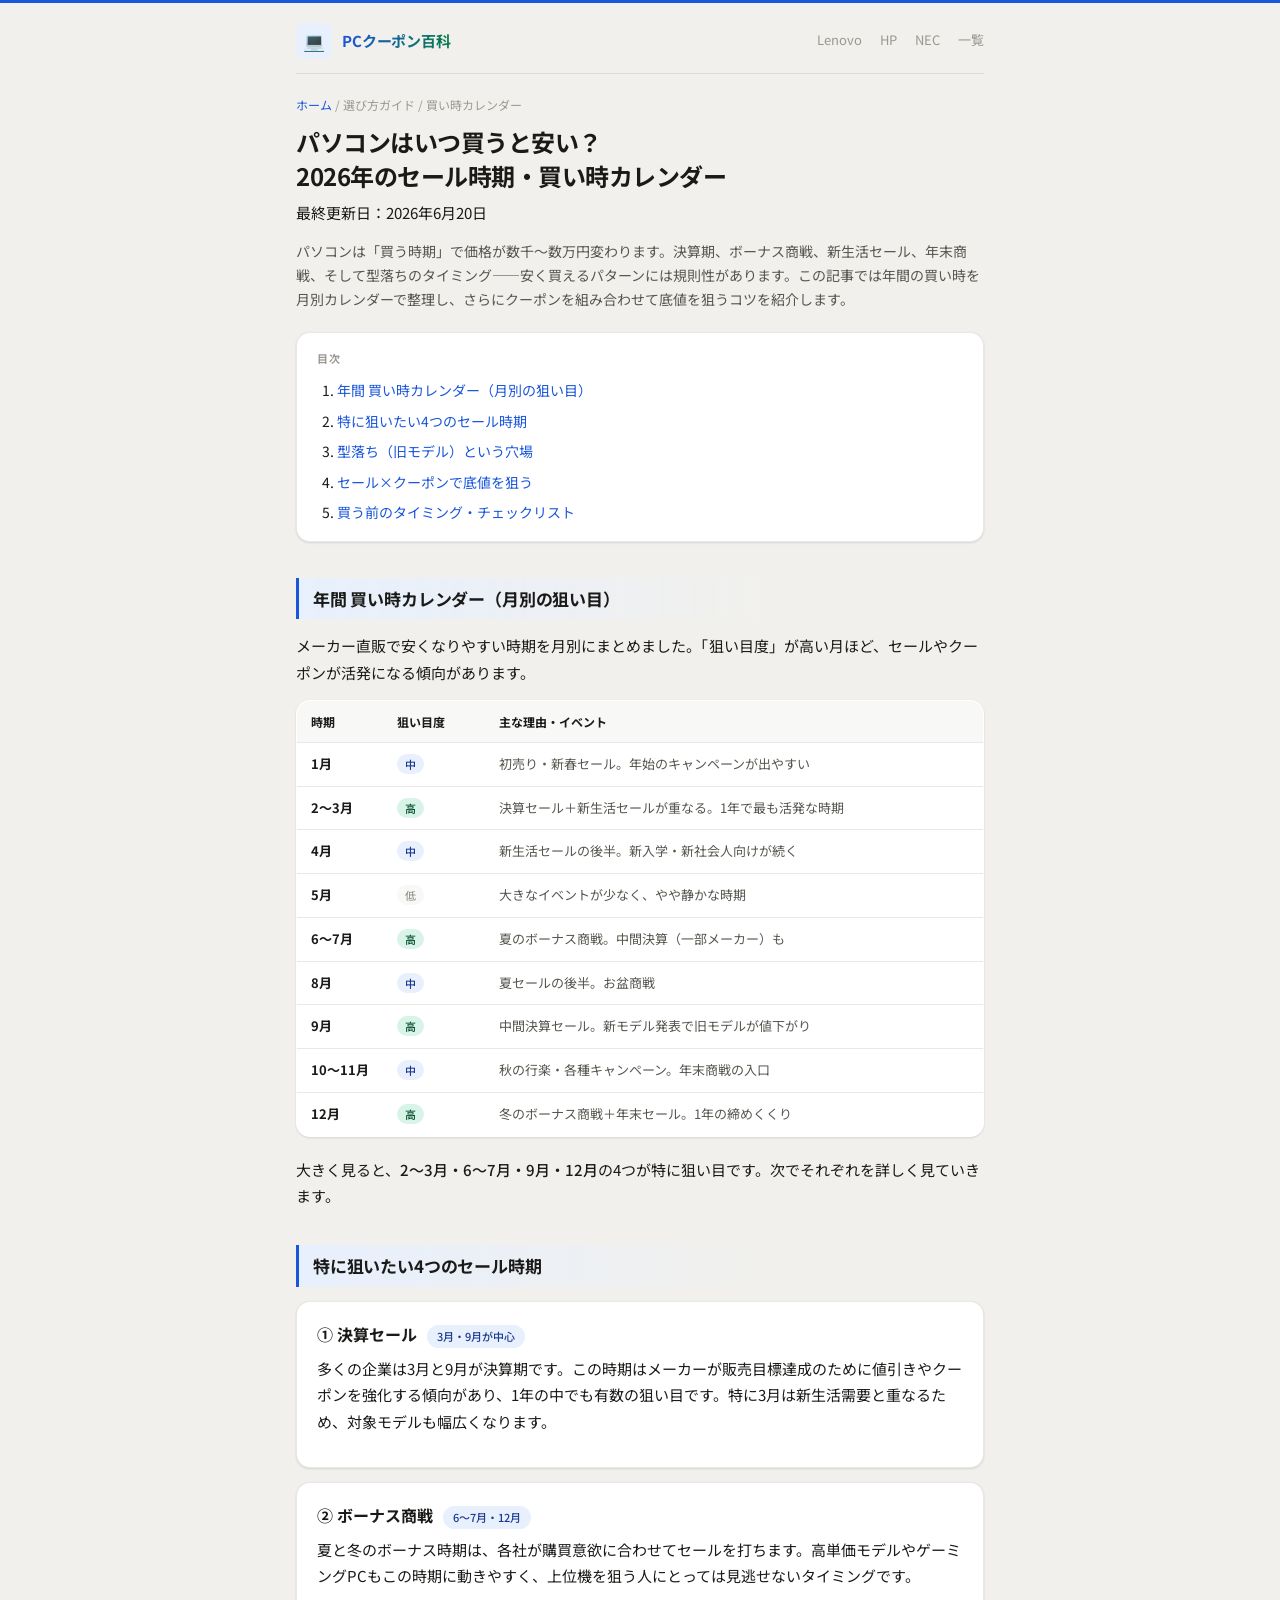
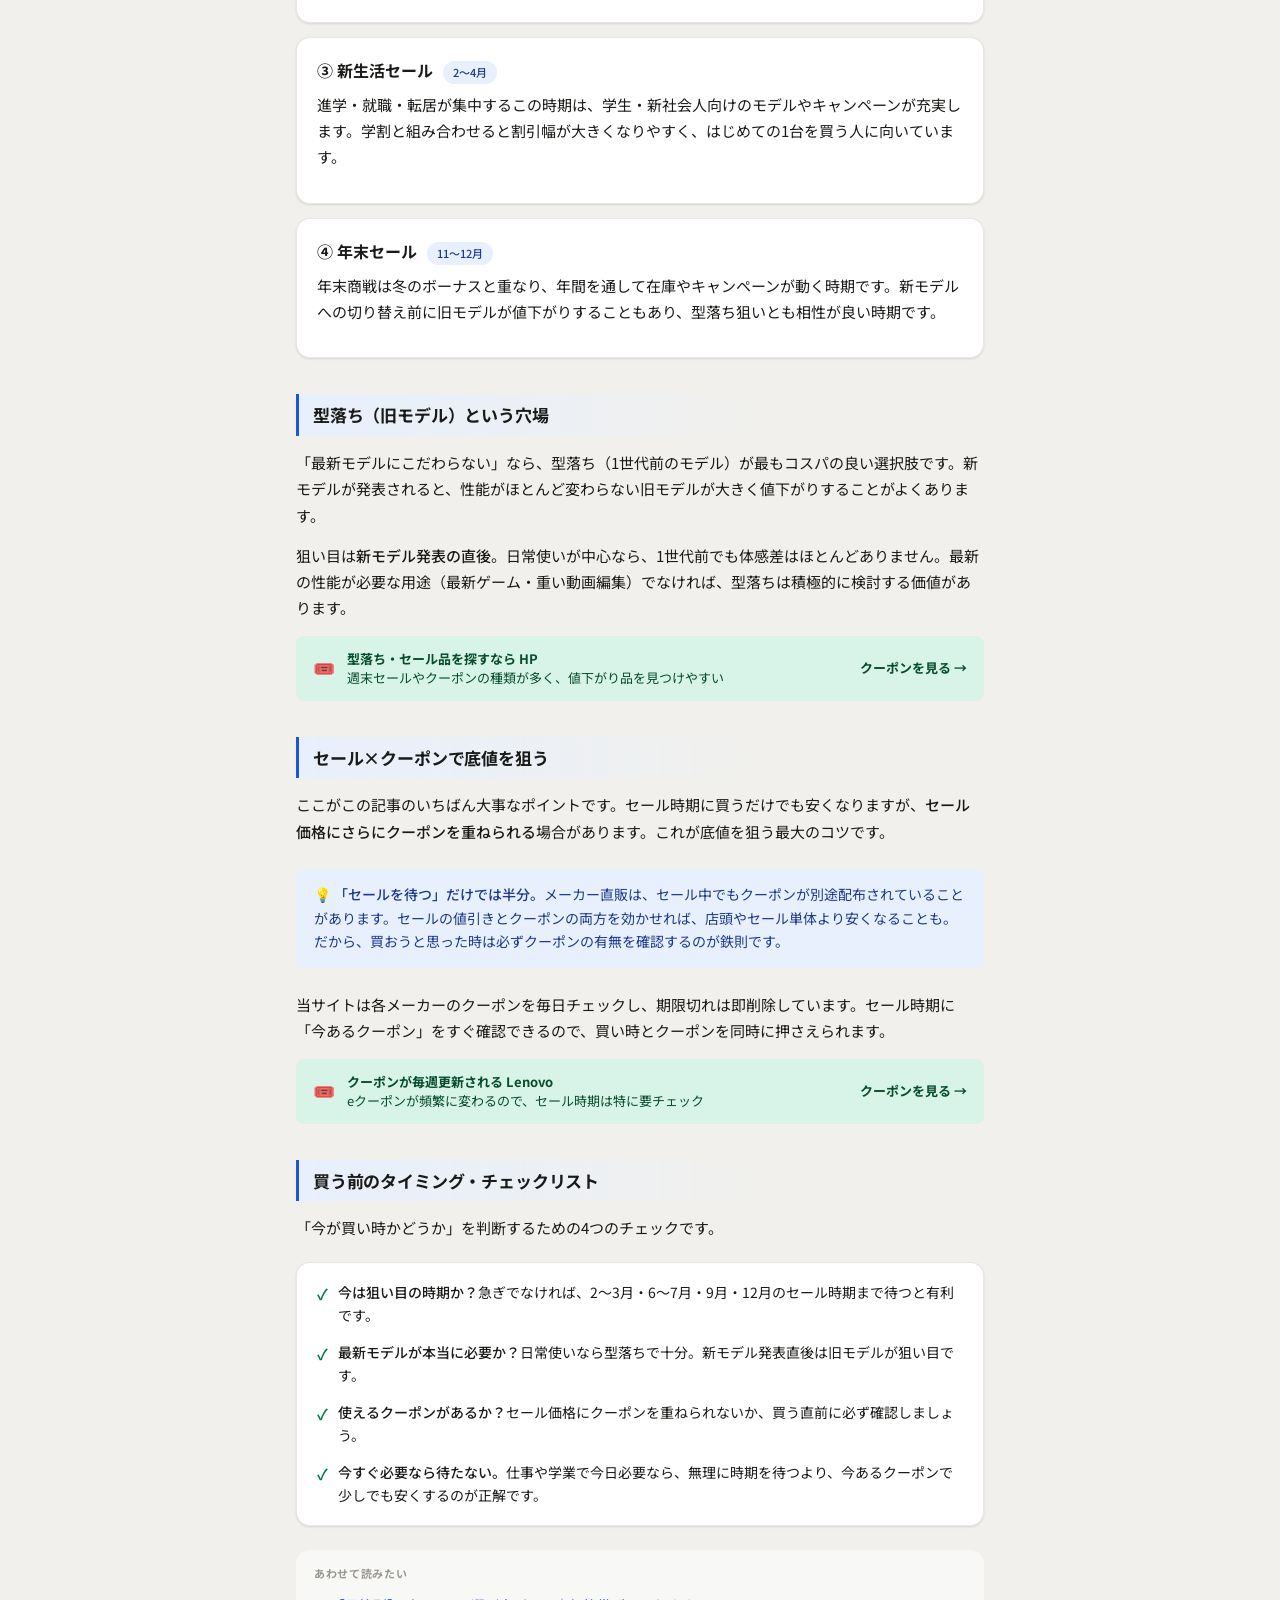
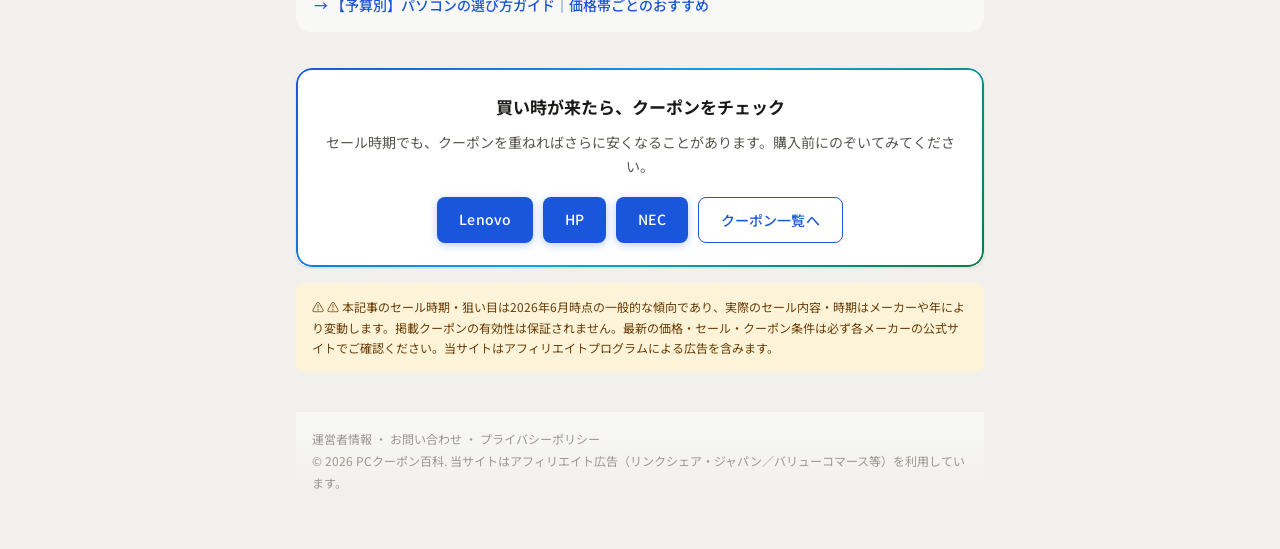
<file: guide-timing.html>
<!DOCTYPE html>
<html lang="ja">
<head>
  <link rel="stylesheet" href="style.css">
  <style>
  /* ── 買い時ガイド固有 ── */
  .cal-table { width: 100%; border-collapse: collapse; background: var(--bg); border: 1px solid var(--border); border-radius: var(--r-lg); overflow: hidden; margin: 8px 0 20px; box-shadow: var(--shadow-sm); }
  .cal-table th, .cal-table td { text-align: left; padding: 10px 14px; font-size: 13px; border-bottom: 1px solid var(--border); vertical-align: top; }
  .cal-table tr:last-child td { border-bottom: none; }
  .cal-table th { background: var(--bg-2); font-weight: 700; color: var(--text); font-size: 12px; }
  .cal-table .month { white-space: nowrap; font-weight: 700; color: var(--text); width: 76px; }
  .cal-table td { color: var(--text-2); }
  .level { font-size: 11px; padding: 2px 8px; border-radius: 999px; white-space: nowrap; font-weight: 500; }
  .level.high { background: var(--green-bg); color: var(--green-text); }
  .level.mid { background: var(--blue-bg); color: var(--blue-text); }
  .level.low { background: var(--bg-2); color: var(--text-3); }
  .season-card { background: var(--bg); border: 1px solid var(--border); border-radius: var(--r-lg); padding: 18px 20px; margin-bottom: 14px; box-shadow: var(--shadow-sm); }
  .season-head { display: flex; align-items: baseline; gap: 10px; margin-bottom: 8px; flex-wrap: wrap; }
  .season-title { font-size: 16px; font-weight: 700; color: var(--text); }
  .season-when { font-size: 11px; color: var(--blue-text); background: var(--blue-bg); padding: 2px 10px; border-radius: 999px; font-weight: 500; }
  </style>
<meta charset="UTF-8">
<meta name="viewport" content="width=device-width, initial-scale=1.0">
<title>パソコンはいつ買うと安い？2026年のセール時期・買い時カレンダー | PCクーポン百科</title>
<meta name="description" content="パソコンを安く買える時期を月別カレンダーで解説。決算期・ボーナス商戦・新生活セール・型落ちのタイミングまで、買い時を逃さないコツを紹介します。クーポン併用でさらにお得に。">
<!-- SEO_INJECT -->
  <link rel="canonical" href="https://SITE_URL/guide-timing.html">
  <meta name="robots" content="index, follow">
  <meta property="og:type" content="article">
  <meta property="og:site_name" content="PCクーポン百科">
  <meta property="og:title" content="パソコンはいつ買うと安い？2026年のセール時期・買い時カレンダー | PCクーポン百科">
  <meta property="og:description" content="パソコンを安く買える時期を月別カレンダーで解説。決算期・ボーナス商戦・新生活セール・型落ちのタイミングまで、買い時を逃さないコツを紹介します。クーポン併用でさらにお得に。">
  <meta property="og:url" content="https://SITE_URL/guide-timing.html">
  <meta property="og:locale" content="ja_JP">
  <meta name="twitter:card" content="summary_large_image">
  <meta name="twitter:title" content="パソコンはいつ買うと安い？2026年のセール時期・買い時カレンダー | PCクーポン百科">
  <meta name="twitter:description" content="パソコンを安く買える時期を月別カレンダーで解説。決算期・ボーナス商戦・新生活セール・型落ちのタイミングまで、買い時を逃さないコツを紹介します。クーポン併用でさらにお得に。">
  <script type="application/ld+json">
{
  "@context": "https://schema.org",
  "@graph": [
    {
      "@type": "Organization",
      "@id": "https://SITE_URL/#organization",
      "name": "PCクーポン百科",
      "url": "https://SITE_URL/",
      "description": "大手パソコンメーカーのクーポン・割引コードを毎日確認して掲載するサイト"
    },
    {
      "@type": "WebSite",
      "@id": "https://SITE_URL/#website",
      "url": "https://SITE_URL/",
      "name": "PCクーポン百科",
      "publisher": {
        "@id": "https://SITE_URL/#organization"
      },
      "inLanguage": "ja"
    },
    {
      "@type": "BreadcrumbList",
      "itemListElement": [
        {
          "@type": "ListItem",
          "position": 1,
          "name": "ホーム",
          "item": "https://SITE_URL/"
        },
        {
          "@type": "ListItem",
          "position": 2,
          "name": "選び方ガイド",
          "item": "https://SITE_URL/"
        },
        {
          "@type": "ListItem",
          "position": 3,
          "name": "買い時カレンダー"
        }
      ]
    },
    {
      "@type": "Article",
      "headline": "パソコンはいつ買うと安い？2026年のセール時期・買い時カレンダー | PCクーポン百科",
      "description": "パソコンを安く買える時期を月別カレンダーで解説。決算期・ボーナス商戦・新生活セール・型落ちのタイミングまで、買い時を逃さないコツを紹介します。クーポン併用でさらにお得に。",
      "inLanguage": "ja",
      "datePublished": "2026-06-20",
      "dateModified": "2026-06-20",
      "author": {
        "@id": "https://SITE_URL/#organization"
      },
      "publisher": {
        "@id": "https://SITE_URL/#organization"
      },
      "mainEntityOfPage": {
        "@type": "WebPage",
        "@id": "https://SITE_URL/guide-timing.html"
      }
    }
  ]
}
</script>
  <!-- SEO_INJECT -->
<!-- GA_TAG -->
  <!-- Google tag (gtag.js) -->
  <script async src="https://www.googletagmanager.com/gtag/js?id=G-G202T08VDX"></script>
  <script>
    window.dataLayer = window.dataLayer || [];
    function gtag(){dataLayer.push(arguments);}
    gtag('js', new Date());
    gtag('config', 'G-G202T08VDX');
  </script>
  <!-- GA_TAG -->
</head>
<body>
<div class="wrap">

  <div class="topbar">
    <a class="brand" href="index.html">
      <div class="brand-icon">💻</div>
      <span class="brand-name">PCクーポン百科</span>
    </a>
    <nav class="nav">
      <a href="lenovo-coupon.html">Lenovo</a><a href="hp-coupon.html">HP</a><a href="nec-coupon.html">NEC</a><a href="index.html">一覧</a>
    </nav>
  </div>

  <div class="crumb"><a href="index.html">ホーム</a> / 選び方ガイド / 買い時カレンダー</div>
  <h1>パソコンはいつ買うと安い？<br>2026年のセール時期・買い時カレンダー</h1>
  <p class="updated">最終更新日：2026年6月20日</p>

  <p class="lead">パソコンは「買う時期」で価格が数千〜数万円変わります。決算期、ボーナス商戦、新生活セール、年末商戦、そして型落ちのタイミング——安く買えるパターンには規則性があります。この記事では年間の買い時を月別カレンダーで整理し、さらにクーポンを組み合わせて底値を狙うコツを紹介します。</p>

  <div class="toc">
    <div class="toc-title">目次</div>
    <ol>
      <li><a href="#calendar">年間 買い時カレンダー（月別の狙い目）</a></li>
      <li><a href="#seasons">特に狙いたい4つのセール時期</a></li>
      <li><a href="#model">型落ち（旧モデル）という穴場</a></li>
      <li><a href="#coupon">セール×クーポンで底値を狙う</a></li>
      <li><a href="#checklist">買う前のタイミング・チェックリスト</a></li>
    </ol>
  </div>

  <h2 id="calendar">年間 買い時カレンダー（月別の狙い目）</h2>
  <p>メーカー直販で安くなりやすい時期を月別にまとめました。「狙い目度」が高い月ほど、セールやクーポンが活発になる傾向があります。</p>
  <table class="cal-table">
    <tr><th>時期</th><th>狙い目度</th><th>主な理由・イベント</th></tr>
    <tr><td class="month">1月</td><td><span class="level mid">中</span></td><td>初売り・新春セール。年始のキャンペーンが出やすい</td></tr>
    <tr><td class="month">2〜3月</td><td><span class="level high">高</span></td><td>決算セール＋新生活セールが重なる。1年で最も活発な時期</td></tr>
    <tr><td class="month">4月</td><td><span class="level mid">中</span></td><td>新生活セールの後半。新入学・新社会人向けが続く</td></tr>
    <tr><td class="month">5月</td><td><span class="level low">低</span></td><td>大きなイベントが少なく、やや静かな時期</td></tr>
    <tr><td class="month">6〜7月</td><td><span class="level high">高</span></td><td>夏のボーナス商戦。中間決算（一部メーカー）も</td></tr>
    <tr><td class="month">8月</td><td><span class="level mid">中</span></td><td>夏セールの後半。お盆商戦</td></tr>
    <tr><td class="month">9月</td><td><span class="level high">高</span></td><td>中間決算セール。新モデル発表で旧モデルが値下がり</td></tr>
    <tr><td class="month">10〜11月</td><td><span class="level mid">中</span></td><td>秋の行楽・各種キャンペーン。年末商戦の入口</td></tr>
    <tr><td class="month">12月</td><td><span class="level high">高</span></td><td>冬のボーナス商戦＋年末セール。1年の締めくくり</td></tr>
  </table>
  <p>大きく見ると、<strong>2〜3月・6〜7月・9月・12月</strong>の4つが特に狙い目です。次でそれぞれを詳しく見ていきます。</p>

  <h2 id="seasons">特に狙いたい4つのセール時期</h2>

  <div class="season-card">
    <div class="season-head">
      <span class="season-title">① 決算セール</span>
      <span class="season-when">3月・9月が中心</span>
    </div>
    <p>多くの企業は3月と9月が決算期です。この時期はメーカーが販売目標達成のために値引きやクーポンを強化する傾向があり、1年の中でも有数の狙い目です。特に3月は新生活需要と重なるため、対象モデルも幅広くなります。</p>
  </div>

  <div class="season-card">
    <div class="season-head">
      <span class="season-title">② ボーナス商戦</span>
      <span class="season-when">6〜7月・12月</span>
    </div>
    <p>夏と冬のボーナス時期は、各社が購買意欲に合わせてセールを打ちます。高単価モデルやゲーミングPCもこの時期に動きやすく、上位機を狙う人にとっては見逃せないタイミングです。</p>
  </div>

  <div class="season-card">
    <div class="season-head">
      <span class="season-title">③ 新生活セール</span>
      <span class="season-when">2〜4月</span>
    </div>
    <p>進学・就職・転居が集中するこの時期は、学生・新社会人向けのモデルやキャンペーンが充実します。学割と組み合わせると割引幅が大きくなりやすく、はじめての1台を買う人に向いています。</p>
  </div>

  <div class="season-card">
    <div class="season-head">
      <span class="season-title">④ 年末セール</span>
      <span class="season-when">11〜12月</span>
    </div>
    <p>年末商戦は冬のボーナスと重なり、年間を通して在庫やキャンペーンが動く時期です。新モデルへの切り替え前に旧モデルが値下がりすることもあり、型落ち狙いとも相性が良い時期です。</p>
  </div>

  <h2 id="model">型落ち（旧モデル）という穴場</h2>
  <p>「最新モデルにこだわらない」なら、型落ち（1世代前のモデル）が最もコスパの良い選択肢です。新モデルが発表されると、性能がほとんど変わらない旧モデルが大きく値下がりすることがよくあります。</p>
  <p>狙い目は<strong>新モデル発表の直後</strong>。日常使いが中心なら、1世代前でも体感差はほとんどありません。最新の性能が必要な用途（最新ゲーム・重い動画編集）でなければ、型落ちは積極的に検討する価値があります。</p>
  <a class="reco" href="hp-coupon.html">
    <span class="reco-icon" aria-hidden="true">🎟️</span>
    <span class="reco-text"><strong>型落ち・セール品を探すなら HP</strong><br>週末セールやクーポンの種類が多く、値下がり品を見つけやすい</span>
    <span class="reco-arrow">クーポンを見る →</span>
  </a>

  <h2 id="coupon">セール×クーポンで底値を狙う</h2>
  <p>ここがこの記事のいちばん大事なポイントです。セール時期に買うだけでも安くなりますが、<strong>セール価格にさらにクーポンを重ねられる</strong>場合があります。これが底値を狙う最大のコツです。</p>
  <div class="tip">
    <p>💡 <strong>「セールを待つ」だけでは半分。</strong>メーカー直販は、セール中でもクーポンが別途配布されていることがあります。セールの値引きとクーポンの両方を効かせれば、店頭やセール単体より安くなることも。だから、買おうと思った時は必ずクーポンの有無を確認するのが鉄則です。</p>
  </div>
  <p>当サイトは各メーカーのクーポンを毎日チェックし、期限切れは即削除しています。セール時期に「今あるクーポン」をすぐ確認できるので、買い時とクーポンを同時に押さえられます。</p>
  <a class="reco" href="lenovo-coupon.html">
    <span class="reco-icon" aria-hidden="true">🎟️</span>
    <span class="reco-text"><strong>クーポンが毎週更新される Lenovo</strong><br>eクーポンが頻繁に変わるので、セール時期は特に要チェック</span>
    <span class="reco-arrow">クーポンを見る →</span>
  </a>

  <h2 id="checklist">買う前のタイミング・チェックリスト</h2>
  <p>「今が買い時かどうか」を判断するための4つのチェックです。</p>
  <div class="checklist">
    <div class="checklist-item">
      <span class="check-icon" aria-hidden="true">✓</span>
      <p><strong>今は狙い目の時期か？</strong>急ぎでなければ、2〜3月・6〜7月・9月・12月のセール時期まで待つと有利です。</p>
    </div>
    <div class="checklist-item">
      <span class="check-icon" aria-hidden="true">✓</span>
      <p><strong>最新モデルが本当に必要か？</strong>日常使いなら型落ちで十分。新モデル発表直後は旧モデルが狙い目です。</p>
    </div>
    <div class="checklist-item">
      <span class="check-icon" aria-hidden="true">✓</span>
      <p><strong>使えるクーポンがあるか？</strong>セール価格にクーポンを重ねられないか、買う直前に必ず確認しましょう。</p>
    </div>
    <div class="checklist-item">
      <span class="check-icon" aria-hidden="true">✓</span>
      <p><strong>今すぐ必要なら待たない。</strong>仕事や学業で今日必要なら、無理に時期を待つより、今あるクーポンで少しでも安くするのが正解です。</p>
    </div>
  </div>

  <div class="related">
    <div class="rel-label">あわせて読みたい</div>
    <a href="guide-budget.html">→ 【予算別】パソコンの選び方ガイド｜価格帯ごとのおすすめ</a>
  </div>

  <div class="final-cta">
    <h3>買い時が来たら、クーポンをチェック</h3>
    <p>セール時期でも、クーポンを重ねればさらに安くなることがあります。購入前にのぞいてみてください。</p>
    <div class="cta-buttons">
      <a class="cta-btn" href="lenovo-coupon.html">Lenovo</a>
      <a class="cta-btn" href="hp-coupon.html">HP</a>
      <a class="cta-btn" href="nec-coupon.html">NEC</a>
      <a class="cta-btn outline" href="index.html">クーポン一覧へ</a>
    </div>
  </div>

  <div class="disclaimer">
    <p>⚠ 本記事のセール時期・狙い目は2026年6月時点の一般的な傾向であり、実際のセール内容・時期はメーカーや年により変動します。掲載クーポンの有効性は保証されません。最新の価格・セール・クーポン条件は必ず各メーカーの公式サイトでご確認ください。当サイトはアフィリエイトプログラムによる広告を含みます。</p>
  </div>

  <footer>
    <a href="about.html">運営者情報</a> ・ <a href="contact.html">お問い合わせ</a> ・ <a href="privacy.html">プライバシーポリシー</a><br>
    © 2026 PCクーポン百科. 当サイトはアフィリエイト広告（リンクシェア・ジャパン／バリューコマース等）を利用しています。
  </footer>

</div>
</body>
</html>
</file>
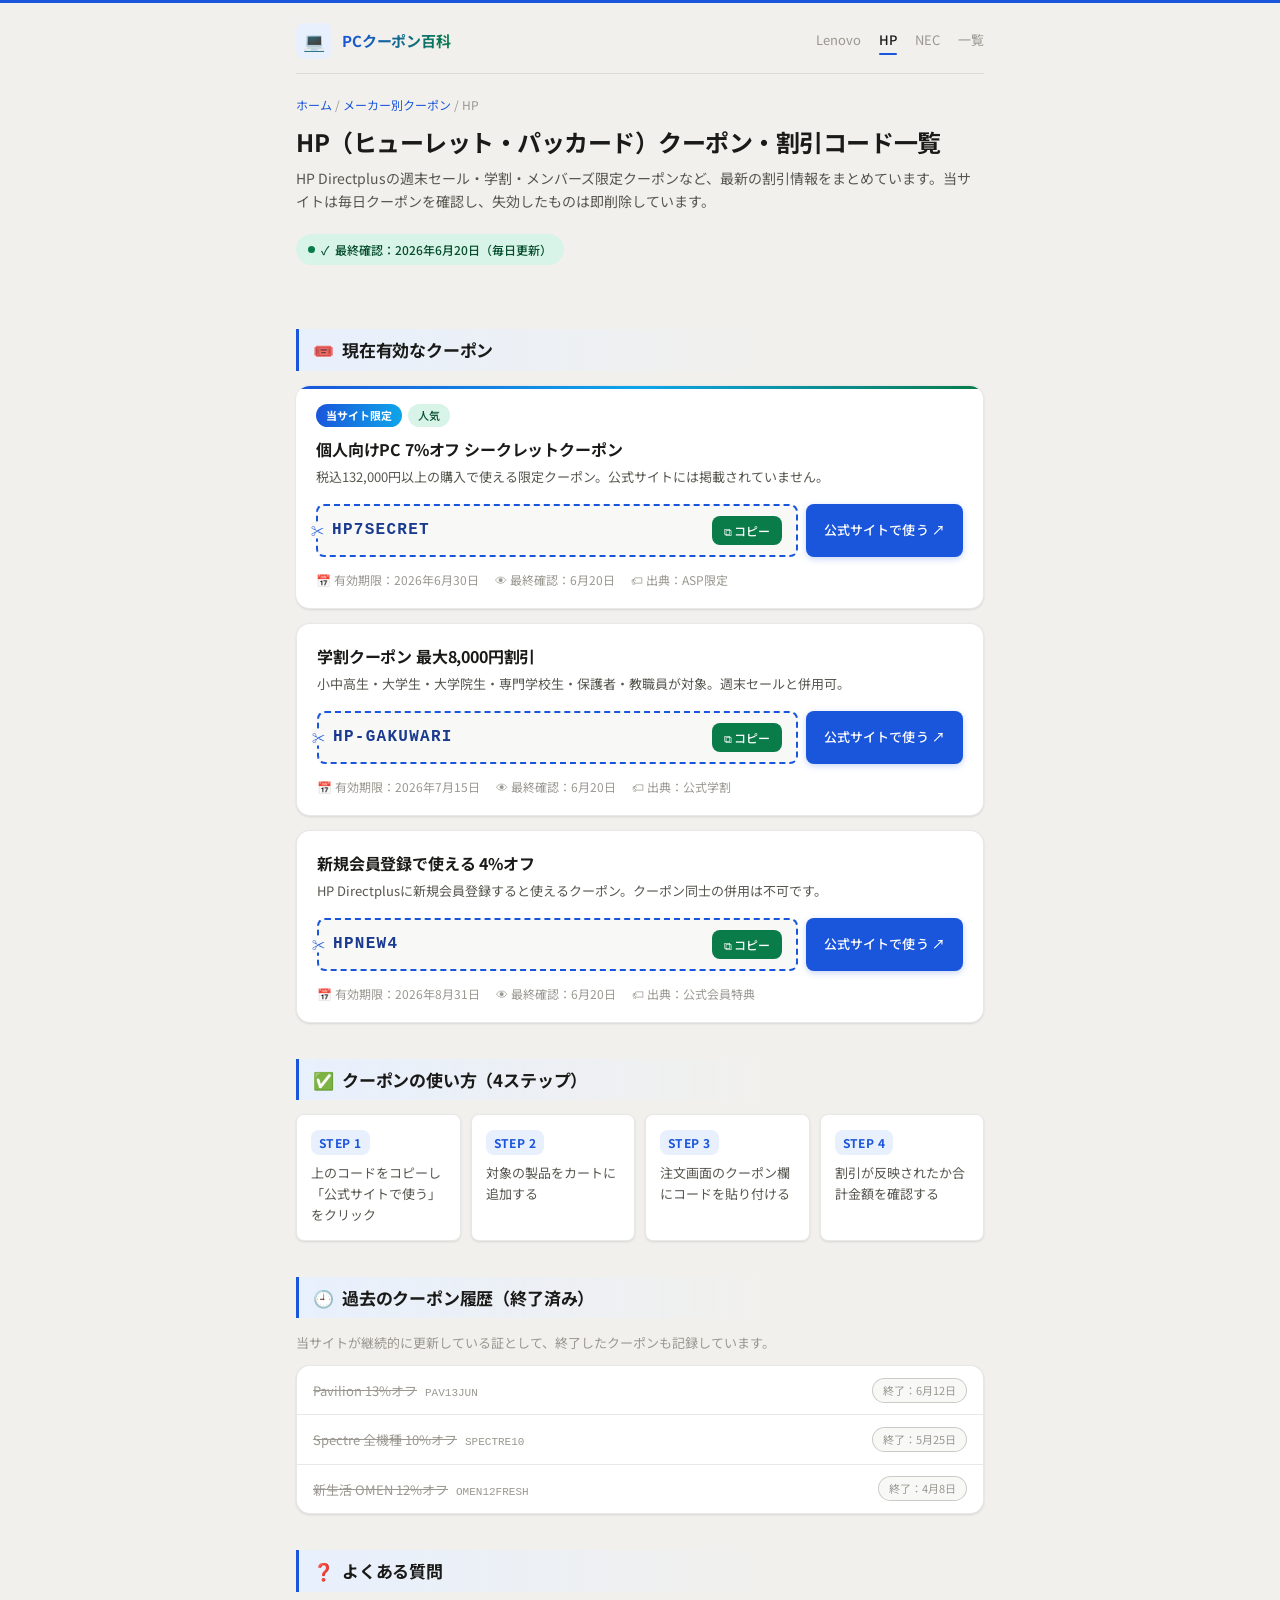
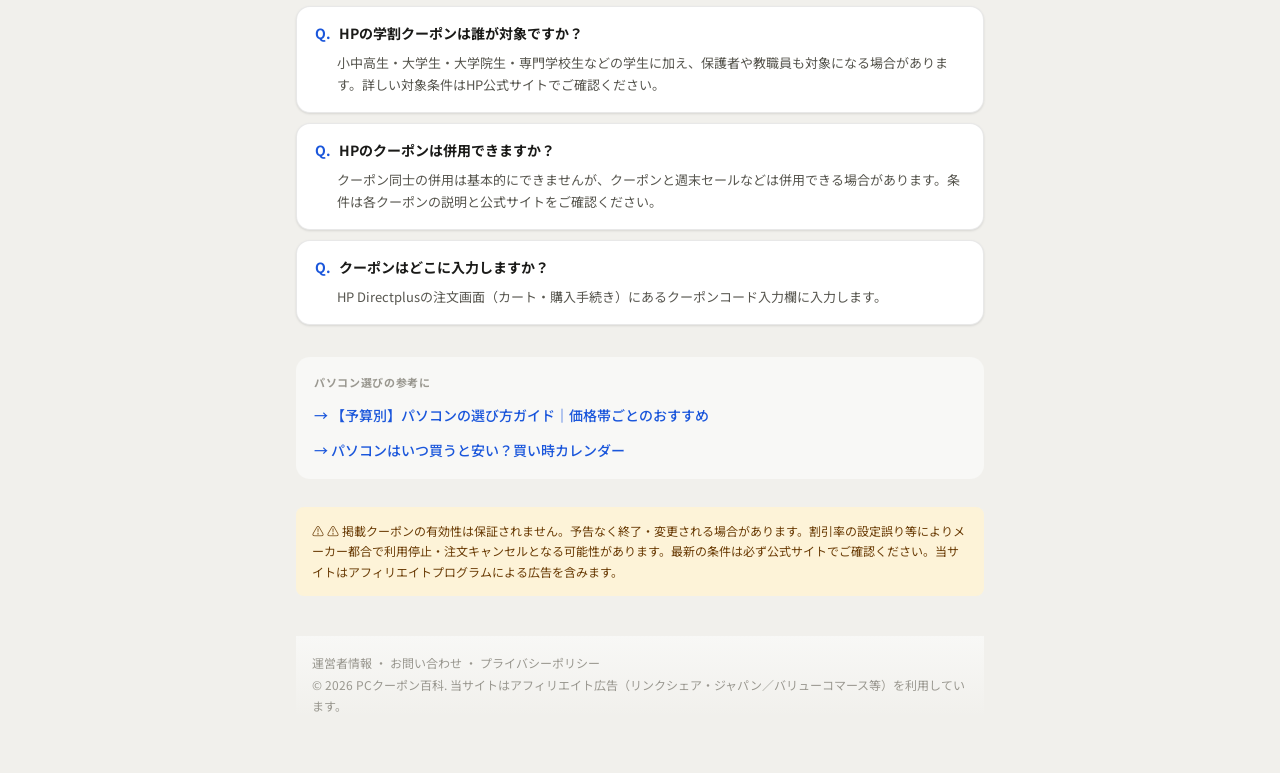
<file: hp-coupon.html>
<!DOCTYPE html>
<html lang="ja">
<head>
  <link rel="stylesheet" href="style.css">
  <style>
  /* ページ固有CSSなし（style.cssに集約済み） */
  </style>
<meta charset="UTF-8">
<meta name="viewport" content="width=device-width, initial-scale=1.0">
<title>HP（ヒューレット・パッカード）クーポン・割引コード一覧【2026年6月最新】| PCクーポン百科</title>
<meta name="description" content="HP Directplusの週末セール・学割・メンバーズ限定クーポンなど、最新の割引情報をまとめています。毎日確認し、失効したクーポンは即削除。当サイト限定クーポンも掲載。">
<!-- SEO_INJECT -->
  <link rel="canonical" href="https://SITE_URL/hp-coupon.html">
  <meta name="robots" content="index, follow">
  <meta property="og:type" content="article">
  <meta property="og:site_name" content="PCクーポン百科">
  <meta property="og:title" content="HP（ヒューレット・パッカード）クーポン・割引コード一覧【2026年6月最新】| PCクーポン百科">
  <meta property="og:description" content="HP Directplusの週末セール・学割・メンバーズ限定クーポンなど、最新の割引情報をまとめています。毎日確認し、失効したクーポンは即削除。当サイト限定クーポンも掲載。">
  <meta property="og:url" content="https://SITE_URL/hp-coupon.html">
  <meta property="og:locale" content="ja_JP">
  <meta name="twitter:card" content="summary_large_image">
  <meta name="twitter:title" content="HP（ヒューレット・パッカード）クーポン・割引コード一覧【2026年6月最新】| PCクーポン百科">
  <meta name="twitter:description" content="HP Directplusの週末セール・学割・メンバーズ限定クーポンなど、最新の割引情報をまとめています。毎日確認し、失効したクーポンは即削除。当サイト限定クーポンも掲載。">
  <script type="application/ld+json">
{
  "@context": "https://schema.org",
  "@graph": [
    {
      "@type": "Organization",
      "@id": "https://SITE_URL/#organization",
      "name": "PCクーポン百科",
      "url": "https://SITE_URL/",
      "description": "大手パソコンメーカーのクーポン・割引コードを毎日確認して掲載するサイト"
    },
    {
      "@type": "WebSite",
      "@id": "https://SITE_URL/#website",
      "url": "https://SITE_URL/",
      "name": "PCクーポン百科",
      "publisher": {
        "@id": "https://SITE_URL/#organization"
      },
      "inLanguage": "ja"
    },
    {
      "@type": "BreadcrumbList",
      "itemListElement": [
        {
          "@type": "ListItem",
          "position": 1,
          "name": "ホーム",
          "item": "https://SITE_URL/"
        },
        {
          "@type": "ListItem",
          "position": 2,
          "name": "メーカー別クーポン",
          "item": "https://SITE_URL/"
        },
        {
          "@type": "ListItem",
          "position": 3,
          "name": "HP"
        }
      ]
    },
    {
      "@type": "Article",
      "headline": "HP（ヒューレット・パッカード）クーポン・割引コード一覧【2026年6月最新】| PCクーポン百科",
      "description": "HP Directplusの週末セール・学割・メンバーズ限定クーポンなど、最新の割引情報をまとめています。毎日確認し、失効したクーポンは即削除。当サイト限定クーポンも掲載。",
      "inLanguage": "ja",
      "datePublished": "2026-06-20",
      "dateModified": "2026-06-20",
      "author": {
        "@id": "https://SITE_URL/#organization"
      },
      "publisher": {
        "@id": "https://SITE_URL/#organization"
      },
      "mainEntityOfPage": {
        "@type": "WebPage",
        "@id": "https://SITE_URL/hp-coupon.html"
      }
    },
    {
      "@type": "FAQPage",
      "mainEntity": [
        {
          "@type": "Question",
          "name": "HPの学割クーポンは誰が対象ですか？",
          "acceptedAnswer": {
            "@type": "Answer",
            "text": "小中高生・大学生・大学院生・専門学校生などの学生に加え、保護者や教職員も対象になる場合があります。詳しい対象条件はHP公式サイトでご確認ください。"
          }
        },
        {
          "@type": "Question",
          "name": "HPのクーポンは併用できますか？",
          "acceptedAnswer": {
            "@type": "Answer",
            "text": "クーポン同士の併用は基本的にできませんが、クーポンと週末セールなどは併用できる場合があります。条件は各クーポンの説明と公式サイトをご確認ください。"
          }
        },
        {
          "@type": "Question",
          "name": "クーポンはどこに入力しますか？",
          "acceptedAnswer": {
            "@type": "Answer",
            "text": "HP Directplusの注文画面（カート・購入手続き）にあるクーポンコード入力欄に入力します。"
          }
        }
      ]
    }
  ]
}
</script>
  <!-- SEO_INJECT -->
<!-- GA_TAG -->
  <!-- Google tag (gtag.js) -->
  <script async src="https://www.googletagmanager.com/gtag/js?id=G-G202T08VDX"></script>
  <script>
    window.dataLayer = window.dataLayer || [];
    function gtag(){dataLayer.push(arguments);}
    gtag('js', new Date());
    gtag('config', 'G-G202T08VDX');
  </script>
  <!-- GA_TAG -->
</head>
<body>
<div class="wrap">

  <div class="topbar">
    <a class="brand" href="index.html" style="text-decoration:none;">
      <div class="brand-icon">💻</div>
      <span class="brand-name">PCクーポン百科</span>
    </a>
    <nav class="nav">
      <a href="lenovo-coupon.html">Lenovo</a><a href="hp-coupon.html" class="active">HP</a><a href="nec-coupon.html">NEC</a><a href="index.html">一覧</a>
    </nav>
  </div>

  <div class="crumb"><a href="index.html">ホーム</a> / <a href="index.html">メーカー別クーポン</a> / HP</div>
  <h1>HP（ヒューレット・パッカード）クーポン・割引コード一覧</h1>
  <p class="lead">HP Directplusの週末セール・学割・メンバーズ限定クーポンなど、最新の割引情報をまとめています。当サイトは毎日クーポンを確認し、失効したものは即削除しています。</p>

  <div class="freshness">
    <span aria-hidden="true">✓</span>最終確認：2026年6月20日（毎日更新）
  </div>

  <h2><span aria-hidden="true">🎟️</span>現在有効なクーポン</h2>
  <div class="coupon-list">

    <article class="coupon featured">
      <div class="badges">
        <span class="badge badge-info">当サイト限定</span>
        <span class="badge badge-success">人気</span>
      </div>
      <p class="coupon-title">個人向けPC 7%オフ シークレットクーポン</p>
      <p class="coupon-desc">税込132,000円以上の購入で使える限定クーポン。公式サイトには掲載されていません。</p>
      <div class="code-row">
        <div class="code-box">
          <span class="code-text">HP7SECRET</span>
          <button class="copy-btn" data-code="HP7SECRET">コピー</button>
        </div>
        <a class="use-btn" href="https://jp.ext.hp.com/" target="_blank" rel="nofollow sponsored noopener">公式サイトで使う ↗</a>
      </div>
      <div class="meta">
        <span>📅 有効期限：2026年6月30日</span>
        <span>👁 最終確認：6月20日</span>
        <span>🏷 出典：ASP限定</span>
      </div>
    </article>

    <article class="coupon">
      <p class="coupon-title">学割クーポン 最大8,000円割引</p>
      <p class="coupon-desc">小中高生・大学生・大学院生・専門学校生・保護者・教職員が対象。週末セールと併用可。</p>
      <div class="code-row">
        <div class="code-box">
          <span class="code-text">HP-GAKUWARI</span>
          <button class="copy-btn" data-code="HP-GAKUWARI">コピー</button>
        </div>
        <a class="use-btn" href="https://jp.ext.hp.com/" target="_blank" rel="nofollow sponsored noopener">公式サイトで使う ↗</a>
      </div>
      <div class="meta">
        <span>📅 有効期限：2026年7月15日</span>
        <span>👁 最終確認：6月20日</span>
        <span>🏷 出典：公式学割</span>
      </div>
    </article>

    <article class="coupon">
      <p class="coupon-title">新規会員登録で使える 4%オフ</p>
      <p class="coupon-desc">HP Directplusに新規会員登録すると使えるクーポン。クーポン同士の併用は不可です。</p>
      <div class="code-row">
        <div class="code-box">
          <span class="code-text">HPNEW4</span>
          <button class="copy-btn" data-code="HPNEW4">コピー</button>
        </div>
        <a class="use-btn" href="https://jp.ext.hp.com/" target="_blank" rel="nofollow sponsored noopener">公式サイトで使う ↗</a>
      </div>
      <div class="meta">
        <span>📅 有効期限：2026年8月31日</span>
        <span>👁 最終確認：6月20日</span>
        <span>🏷 出典：公式会員特典</span>
      </div>
    </article>

  </div>

  <h2><span aria-hidden="true">✅</span>クーポンの使い方（4ステップ）</h2>
  <div class="steps">
    <div class="step"><div class="step-num">STEP 1</div><p>上のコードをコピーし「公式サイトで使う」をクリック</p></div>
    <div class="step"><div class="step-num">STEP 2</div><p>対象の製品をカートに追加する</p></div>
    <div class="step"><div class="step-num">STEP 3</div><p>注文画面のクーポン欄にコードを貼り付ける</p></div>
    <div class="step"><div class="step-num">STEP 4</div><p>割引が反映されたか合計金額を確認する</p></div>
  </div>

  <h2><span aria-hidden="true">🕘</span>過去のクーポン履歴（終了済み）</h2>
  <p class="history-note">当サイトが継続的に更新している証として、終了したクーポンも記録しています。</p>
  <div class="history">
    <div class="history-row">
      <div><span class="history-label">Pavilion 13%オフ</span><span class="history-code">PAV13JUN</span></div>
      <span class="ended">終了：6月12日</span>
    </div>
    <div class="history-row">
      <div><span class="history-label">Spectre 全機種 10%オフ</span><span class="history-code">SPECTRE10</span></div>
      <span class="ended">終了：5月25日</span>
    </div>
    <div class="history-row">
      <div><span class="history-label">新生活 OMEN 12%オフ</span><span class="history-code">OMEN12FRESH</span></div>
      <span class="ended">終了：4月8日</span>
    </div>
  </div>


  <h2><span aria-hidden="true">❓</span>よくある質問</h2>
  <div class="faq">
    <div class="faq-item">
      <p class="faq-q"><span class="qmark" aria-hidden="true">Q.</span>HPの学割クーポンは誰が対象ですか？</p>
      <p class="faq-a">小中高生・大学生・大学院生・専門学校生などの学生に加え、保護者や教職員も対象になる場合があります。詳しい対象条件はHP公式サイトでご確認ください。</p>
    </div>
    <div class="faq-item">
      <p class="faq-q"><span class="qmark" aria-hidden="true">Q.</span>HPのクーポンは併用できますか？</p>
      <p class="faq-a">クーポン同士の併用は基本的にできませんが、クーポンと週末セールなどは併用できる場合があります。条件は各クーポンの説明と公式サイトをご確認ください。</p>
    </div>
    <div class="faq-item">
      <p class="faq-q"><span class="qmark" aria-hidden="true">Q.</span>クーポンはどこに入力しますか？</p>
      <p class="faq-a">HP Directplusの注文画面（カート・購入手続き）にあるクーポンコード入力欄に入力します。</p>
    </div>
  </div>


  <div class="related-guides">
    <div class="rg-label">パソコン選びの参考に</div>
    <ul>
      <li><a href="guide-budget.html">→ 【予算別】パソコンの選び方ガイド｜価格帯ごとのおすすめ</a></li>
      <li><a href="guide-timing.html">→ パソコンはいつ買うと安い？買い時カレンダー</a></li>
    </ul>
  </div>

  <div class="disclaimer">
    <p>⚠ 掲載クーポンの有効性は保証されません。予告なく終了・変更される場合があります。割引率の設定誤り等によりメーカー都合で利用停止・注文キャンセルとなる可能性があります。最新の条件は必ず公式サイトでご確認ください。当サイトはアフィリエイトプログラムによる広告を含みます。</p>
  </div>

  <footer>
    <a href="about.html">運営者情報</a> ・ <a href="contact.html">お問い合わせ</a> ・ <a href="privacy.html">プライバシーポリシー</a><br>
    © 2026 PCクーポン百科. 当サイトはアフィリエイト広告（リンクシェア・ジャパン／バリューコマース等）を利用しています。
  </footer>

</div>

<script>
  document.querySelectorAll('.copy-btn').forEach(function(btn){
    btn.addEventListener('click', function(){
      var code = btn.getAttribute('data-code');
      var done = function(){ btn.textContent = 'コピー済'; setTimeout(function(){ btn.textContent = 'コピー'; }, 1800); };
      if (navigator.clipboard && navigator.clipboard.writeText) {
        navigator.clipboard.writeText(code).then(done).catch(done);
      } else {
        var ta = document.createElement('textarea');
        ta.value = code; document.body.appendChild(ta); ta.select();
        try { document.execCommand('copy'); } catch(e) {}
        document.body.removeChild(ta); done();
      }
    });
  });
</script>
</body>
</html>
</file>
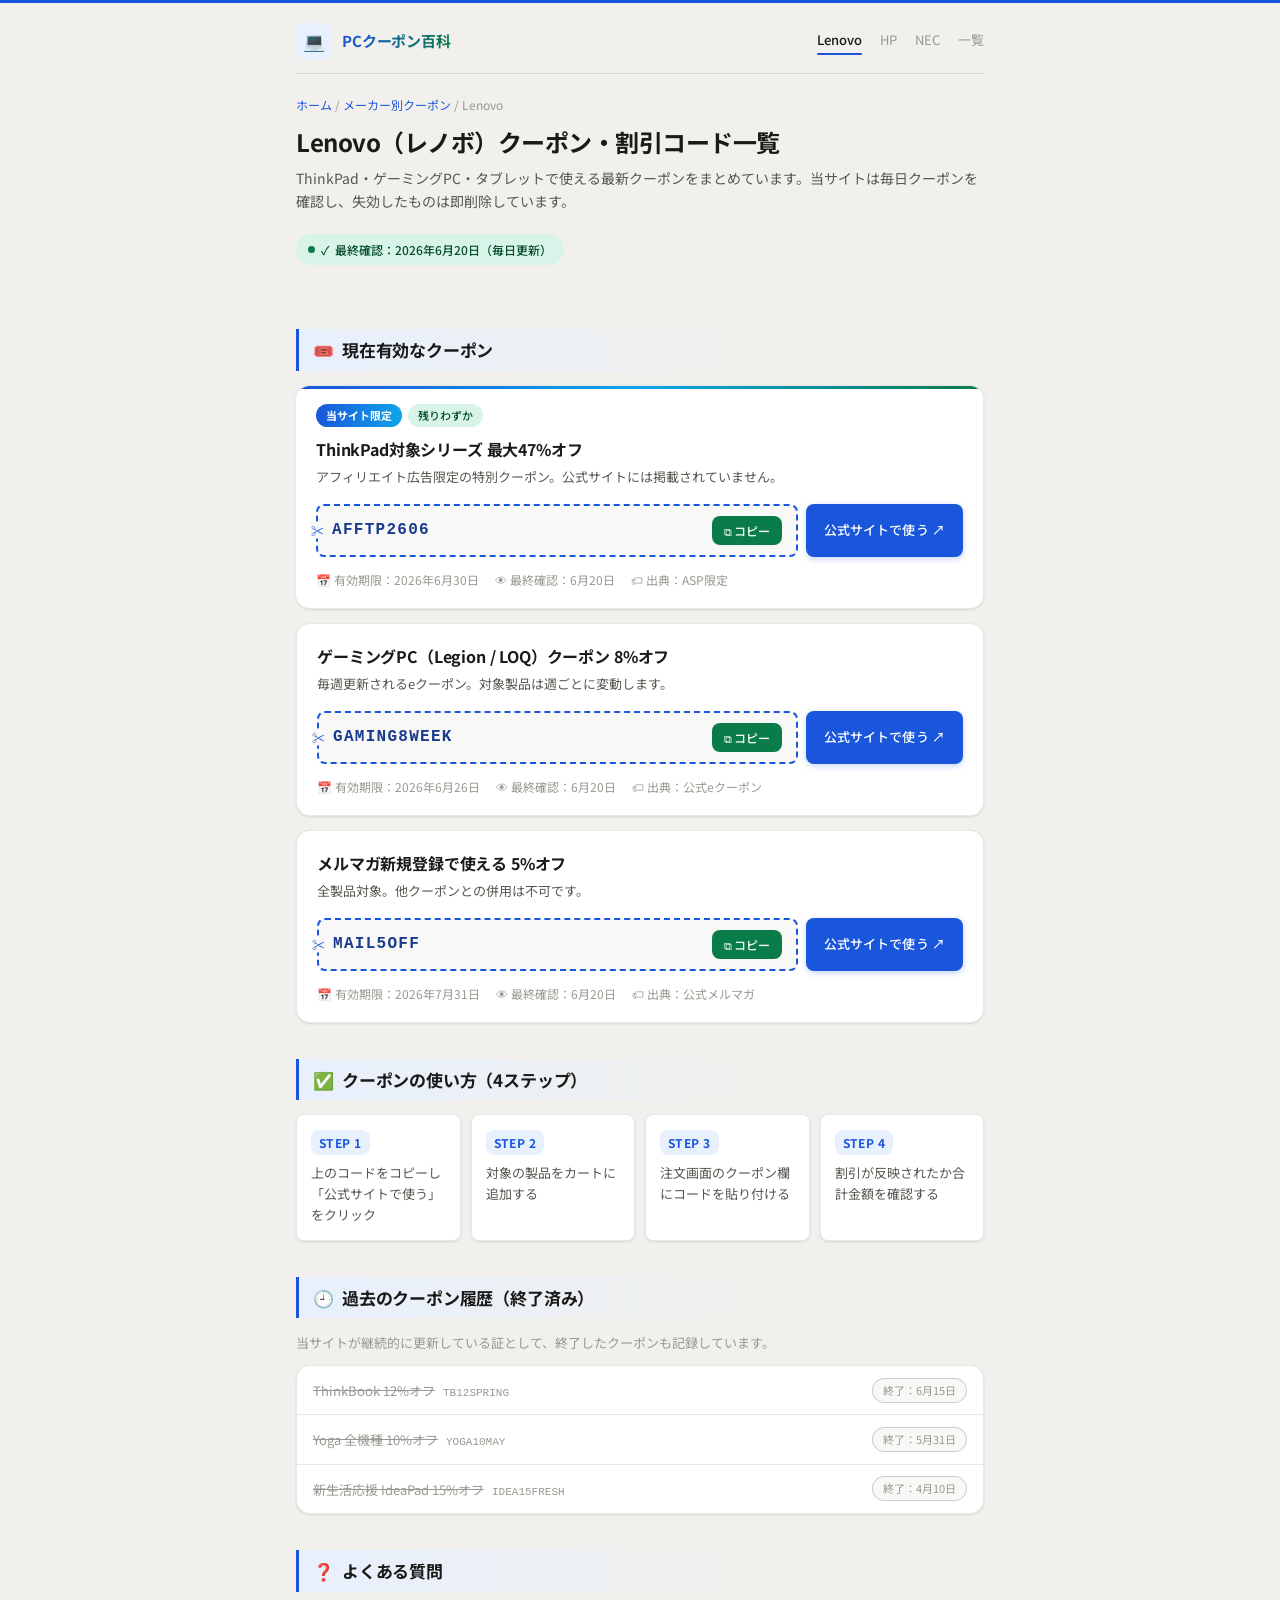
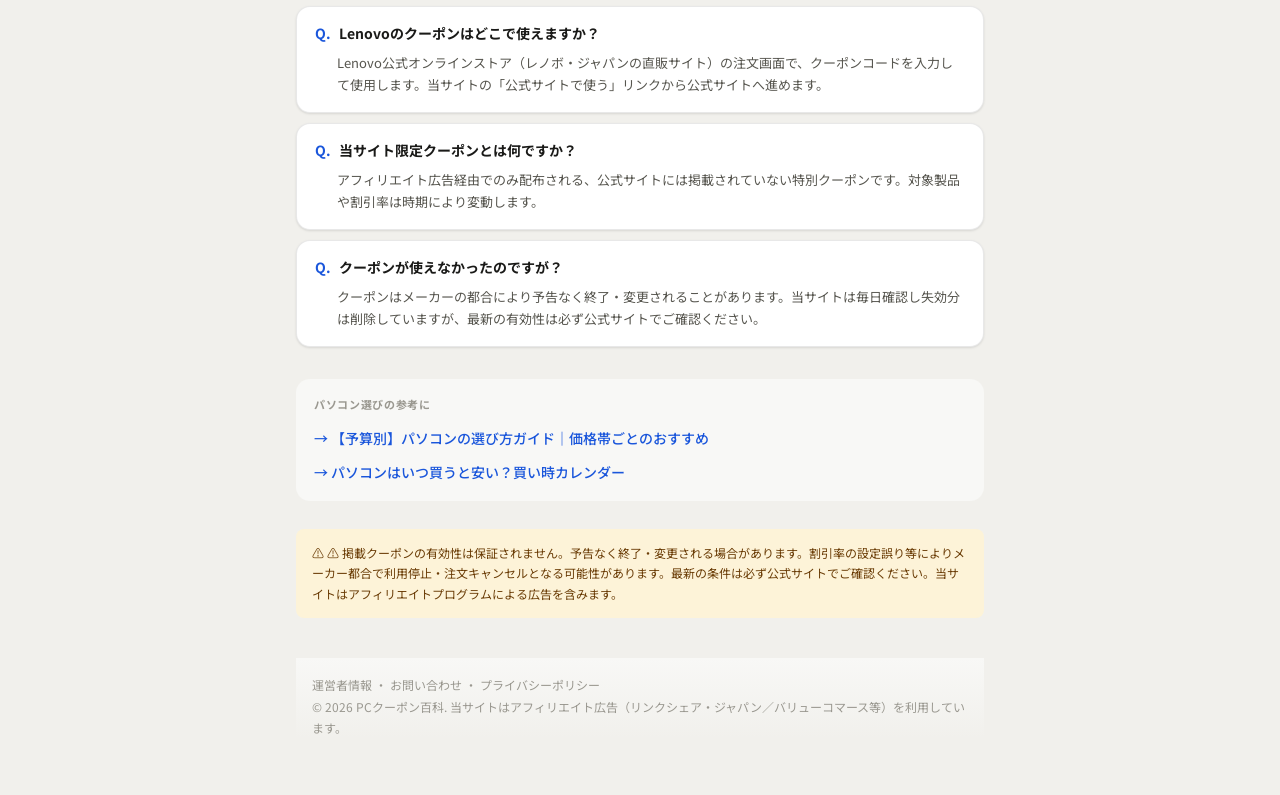
<file: lenovo-coupon.html>
<!DOCTYPE html>
<html lang="ja">
<head>
  <link rel="stylesheet" href="style.css">
  <style>
  /* ページ固有CSSなし（style.cssに集約済み） */
  </style>
<meta charset="UTF-8">
<meta name="viewport" content="width=device-width, initial-scale=1.0">
<title>Lenovo（レノボ）クーポン・割引コード一覧【2026年6月最新】| PCクーポン百科</title>
<meta name="description" content="Lenovo（レノボ）のThinkPad・ゲーミングPC・タブレットで使える最新クーポン・割引コードをまとめています。毎日確認し、失効したクーポンは即削除。当サイト限定クーポンも掲載。">
<!-- SEO_INJECT -->
  <link rel="canonical" href="https://SITE_URL/lenovo-coupon.html">
  <meta name="robots" content="index, follow">
  <meta property="og:type" content="article">
  <meta property="og:site_name" content="PCクーポン百科">
  <meta property="og:title" content="Lenovo（レノボ）クーポン・割引コード一覧【2026年6月最新】| PCクーポン百科">
  <meta property="og:description" content="Lenovo（レノボ）のThinkPad・ゲーミングPC・タブレットで使える最新クーポン・割引コードをまとめています。毎日確認し、失効したクーポンは即削除。当サイト限定クーポンも掲載。">
  <meta property="og:url" content="https://SITE_URL/lenovo-coupon.html">
  <meta property="og:locale" content="ja_JP">
  <meta name="twitter:card" content="summary_large_image">
  <meta name="twitter:title" content="Lenovo（レノボ）クーポン・割引コード一覧【2026年6月最新】| PCクーポン百科">
  <meta name="twitter:description" content="Lenovo（レノボ）のThinkPad・ゲーミングPC・タブレットで使える最新クーポン・割引コードをまとめています。毎日確認し、失効したクーポンは即削除。当サイト限定クーポンも掲載。">
  <script type="application/ld+json">
{
  "@context": "https://schema.org",
  "@graph": [
    {
      "@type": "Organization",
      "@id": "https://SITE_URL/#organization",
      "name": "PCクーポン百科",
      "url": "https://SITE_URL/",
      "description": "大手パソコンメーカーのクーポン・割引コードを毎日確認して掲載するサイト"
    },
    {
      "@type": "WebSite",
      "@id": "https://SITE_URL/#website",
      "url": "https://SITE_URL/",
      "name": "PCクーポン百科",
      "publisher": {
        "@id": "https://SITE_URL/#organization"
      },
      "inLanguage": "ja"
    },
    {
      "@type": "BreadcrumbList",
      "itemListElement": [
        {
          "@type": "ListItem",
          "position": 1,
          "name": "ホーム",
          "item": "https://SITE_URL/"
        },
        {
          "@type": "ListItem",
          "position": 2,
          "name": "メーカー別クーポン",
          "item": "https://SITE_URL/"
        },
        {
          "@type": "ListItem",
          "position": 3,
          "name": "Lenovo"
        }
      ]
    },
    {
      "@type": "Article",
      "headline": "Lenovo（レノボ）クーポン・割引コード一覧【2026年6月最新】| PCクーポン百科",
      "description": "Lenovo（レノボ）のThinkPad・ゲーミングPC・タブレットで使える最新クーポン・割引コードをまとめています。毎日確認し、失効したクーポンは即削除。当サイト限定クーポンも掲載。",
      "inLanguage": "ja",
      "datePublished": "2026-06-20",
      "dateModified": "2026-06-20",
      "author": {
        "@id": "https://SITE_URL/#organization"
      },
      "publisher": {
        "@id": "https://SITE_URL/#organization"
      },
      "mainEntityOfPage": {
        "@type": "WebPage",
        "@id": "https://SITE_URL/lenovo-coupon.html"
      }
    },
    {
      "@type": "FAQPage",
      "mainEntity": [
        {
          "@type": "Question",
          "name": "Lenovoのクーポンはどこで使えますか？",
          "acceptedAnswer": {
            "@type": "Answer",
            "text": "Lenovo公式オンラインストア（レノボ・ジャパンの直販サイト）の注文画面で、クーポンコードを入力して使用します。当サイトの「公式サイトで使う」リンクから公式サイトへ進めます。"
          }
        },
        {
          "@type": "Question",
          "name": "当サイト限定クーポンとは何ですか？",
          "acceptedAnswer": {
            "@type": "Answer",
            "text": "アフィリエイト広告経由でのみ配布される、公式サイトには掲載されていない特別クーポンです。対象製品や割引率は時期により変動します。"
          }
        },
        {
          "@type": "Question",
          "name": "クーポンが使えなかったのですが？",
          "acceptedAnswer": {
            "@type": "Answer",
            "text": "クーポンはメーカーの都合により予告なく終了・変更されることがあります。当サイトは毎日確認し失効分は削除していますが、最新の有効性は必ず公式サイトでご確認ください。"
          }
        }
      ]
    }
  ]
}
</script>
  <!-- SEO_INJECT -->
<!-- GA_TAG -->
  <!-- Google tag (gtag.js) -->
  <script async src="https://www.googletagmanager.com/gtag/js?id=G-G202T08VDX"></script>
  <script>
    window.dataLayer = window.dataLayer || [];
    function gtag(){dataLayer.push(arguments);}
    gtag('js', new Date());
    gtag('config', 'G-G202T08VDX');
  </script>
  <!-- GA_TAG -->
</head>
<body>
<div class="wrap">

  <div class="topbar">
    <div class="brand">
      <div class="brand-icon">💻</div>
      <span class="brand-name">PCクーポン百科</span>
    </div>
    <nav class="nav">
      <a href="lenovo-coupon.html" class="active">Lenovo</a><a href="hp-coupon.html">HP</a><a href="nec-coupon.html">NEC</a><a href="index.html">一覧</a>
    </nav>
  </div>

  <div class="crumb"><a href="index.html">ホーム</a> / <a href="index.html">メーカー別クーポン</a> / Lenovo</div>
  <h1>Lenovo（レノボ）クーポン・割引コード一覧</h1>
  <p class="lead">ThinkPad・ゲーミングPC・タブレットで使える最新クーポンをまとめています。当サイトは毎日クーポンを確認し、失効したものは即削除しています。</p>

  <div class="freshness">
    <span aria-hidden="true">✓</span>最終確認：2026年6月20日（毎日更新）
  </div>

  <h2><span aria-hidden="true">🎟️</span>現在有効なクーポン</h2>
  <div class="coupon-list">

    <article class="coupon featured">
      <div class="badges">
        <span class="badge badge-info">当サイト限定</span>
        <span class="badge badge-success">残りわずか</span>
      </div>
      <p class="coupon-title">ThinkPad対象シリーズ 最大47%オフ</p>
      <p class="coupon-desc">アフィリエイト広告限定の特別クーポン。公式サイトには掲載されていません。</p>
      <div class="code-row">
        <div class="code-box">
          <span class="code-text" id="code1">AFFTP2606</span>
          <button class="copy-btn" data-code="AFFTP2606">コピー</button>
        </div>
        <a class="use-btn" href="https://www.lenovo.com/jp/" target="_blank" rel="nofollow sponsored noopener">公式サイトで使う ↗</a>
      </div>
      <div class="meta">
        <span>📅 有効期限：2026年6月30日</span>
        <span>👁 最終確認：6月20日</span>
        <span>🏷 出典：ASP限定</span>
      </div>
    </article>

    <article class="coupon">
      <p class="coupon-title">ゲーミングPC（Legion / LOQ）クーポン 8%オフ</p>
      <p class="coupon-desc">毎週更新されるeクーポン。対象製品は週ごとに変動します。</p>
      <div class="code-row">
        <div class="code-box">
          <span class="code-text">GAMING8WEEK</span>
          <button class="copy-btn" data-code="GAMING8WEEK">コピー</button>
        </div>
        <a class="use-btn" href="https://www.lenovo.com/jp/" target="_blank" rel="nofollow sponsored noopener">公式サイトで使う ↗</a>
      </div>
      <div class="meta">
        <span>📅 有効期限：2026年6月26日</span>
        <span>👁 最終確認：6月20日</span>
        <span>🏷 出典：公式eクーポン</span>
      </div>
    </article>

    <article class="coupon">
      <p class="coupon-title">メルマガ新規登録で使える 5%オフ</p>
      <p class="coupon-desc">全製品対象。他クーポンとの併用は不可です。</p>
      <div class="code-row">
        <div class="code-box">
          <span class="code-text">MAIL5OFF</span>
          <button class="copy-btn" data-code="MAIL5OFF">コピー</button>
        </div>
        <a class="use-btn" href="https://www.lenovo.com/jp/" target="_blank" rel="nofollow sponsored noopener">公式サイトで使う ↗</a>
      </div>
      <div class="meta">
        <span>📅 有効期限：2026年7月31日</span>
        <span>👁 最終確認：6月20日</span>
        <span>🏷 出典：公式メルマガ</span>
      </div>
    </article>

  </div>

  <h2><span aria-hidden="true">✅</span>クーポンの使い方（4ステップ）</h2>
  <div class="steps">
    <div class="step"><div class="step-num">STEP 1</div><p>上のコードをコピーし「公式サイトで使う」をクリック</p></div>
    <div class="step"><div class="step-num">STEP 2</div><p>対象の製品をカートに追加する</p></div>
    <div class="step"><div class="step-num">STEP 3</div><p>注文画面のクーポン欄にコードを貼り付ける</p></div>
    <div class="step"><div class="step-num">STEP 4</div><p>割引が反映されたか合計金額を確認する</p></div>
  </div>

  <h2><span aria-hidden="true">🕘</span>過去のクーポン履歴（終了済み）</h2>
  <p class="history-note">当サイトが継続的に更新している証として、終了したクーポンも記録しています。</p>
  <div class="history">
    <div class="history-row">
      <div><span class="history-label">ThinkBook 12%オフ</span><span class="history-code">TB12SPRING</span></div>
      <span class="ended">終了：6月15日</span>
    </div>
    <div class="history-row">
      <div><span class="history-label">Yoga 全機種 10%オフ</span><span class="history-code">YOGA10MAY</span></div>
      <span class="ended">終了：5月31日</span>
    </div>
    <div class="history-row">
      <div><span class="history-label">新生活応援 IdeaPad 15%オフ</span><span class="history-code">IDEA15FRESH</span></div>
      <span class="ended">終了：4月10日</span>
    </div>
  </div>


  <h2><span aria-hidden="true">❓</span>よくある質問</h2>
  <div class="faq">
    <div class="faq-item">
      <p class="faq-q"><span class="qmark" aria-hidden="true">Q.</span>Lenovoのクーポンはどこで使えますか？</p>
      <p class="faq-a">Lenovo公式オンラインストア（レノボ・ジャパンの直販サイト）の注文画面で、クーポンコードを入力して使用します。当サイトの「公式サイトで使う」リンクから公式サイトへ進めます。</p>
    </div>
    <div class="faq-item">
      <p class="faq-q"><span class="qmark" aria-hidden="true">Q.</span>当サイト限定クーポンとは何ですか？</p>
      <p class="faq-a">アフィリエイト広告経由でのみ配布される、公式サイトには掲載されていない特別クーポンです。対象製品や割引率は時期により変動します。</p>
    </div>
    <div class="faq-item">
      <p class="faq-q"><span class="qmark" aria-hidden="true">Q.</span>クーポンが使えなかったのですが？</p>
      <p class="faq-a">クーポンはメーカーの都合により予告なく終了・変更されることがあります。当サイトは毎日確認し失効分は削除していますが、最新の有効性は必ず公式サイトでご確認ください。</p>
    </div>
  </div>


  <div class="related-guides">
    <div class="rg-label">パソコン選びの参考に</div>
    <ul>
      <li><a href="guide-budget.html">→ 【予算別】パソコンの選び方ガイド｜価格帯ごとのおすすめ</a></li>
      <li><a href="guide-timing.html">→ パソコンはいつ買うと安い？買い時カレンダー</a></li>
    </ul>
  </div>

  <div class="disclaimer">
    <p>⚠ 掲載クーポンの有効性は保証されません。予告なく終了・変更される場合があります。割引率の設定誤り等によりメーカー都合で利用停止・注文キャンセルとなる可能性があります。最新の条件は必ず公式サイトでご確認ください。当サイトはアフィリエイトプログラムによる広告を含みます。</p>
  </div>

  <footer>
    <a href="about.html">運営者情報</a> ・ <a href="contact.html">お問い合わせ</a> ・ <a href="privacy.html">プライバシーポリシー</a><br>
    © 2026 PCクーポン百科. 当サイトはアフィリエイト広告（リンクシェア・ジャパン／バリューコマース等）を利用しています。
  </footer>

</div>

<script>
  document.querySelectorAll('.copy-btn').forEach(function(btn){
    btn.addEventListener('click', function(){
      var code = btn.getAttribute('data-code');
      var done = function(){ btn.textContent = 'コピー済'; setTimeout(function(){ btn.textContent = 'コピー'; }, 1800); };
      if (navigator.clipboard && navigator.clipboard.writeText) {
        navigator.clipboard.writeText(code).then(done).catch(done);
      } else {
        var ta = document.createElement('textarea');
        ta.value = code; document.body.appendChild(ta); ta.select();
        try { document.execCommand('copy'); } catch(e) {}
        document.body.removeChild(ta); done();
      }
    });
  });
</script>
</body>
</html>
</file>
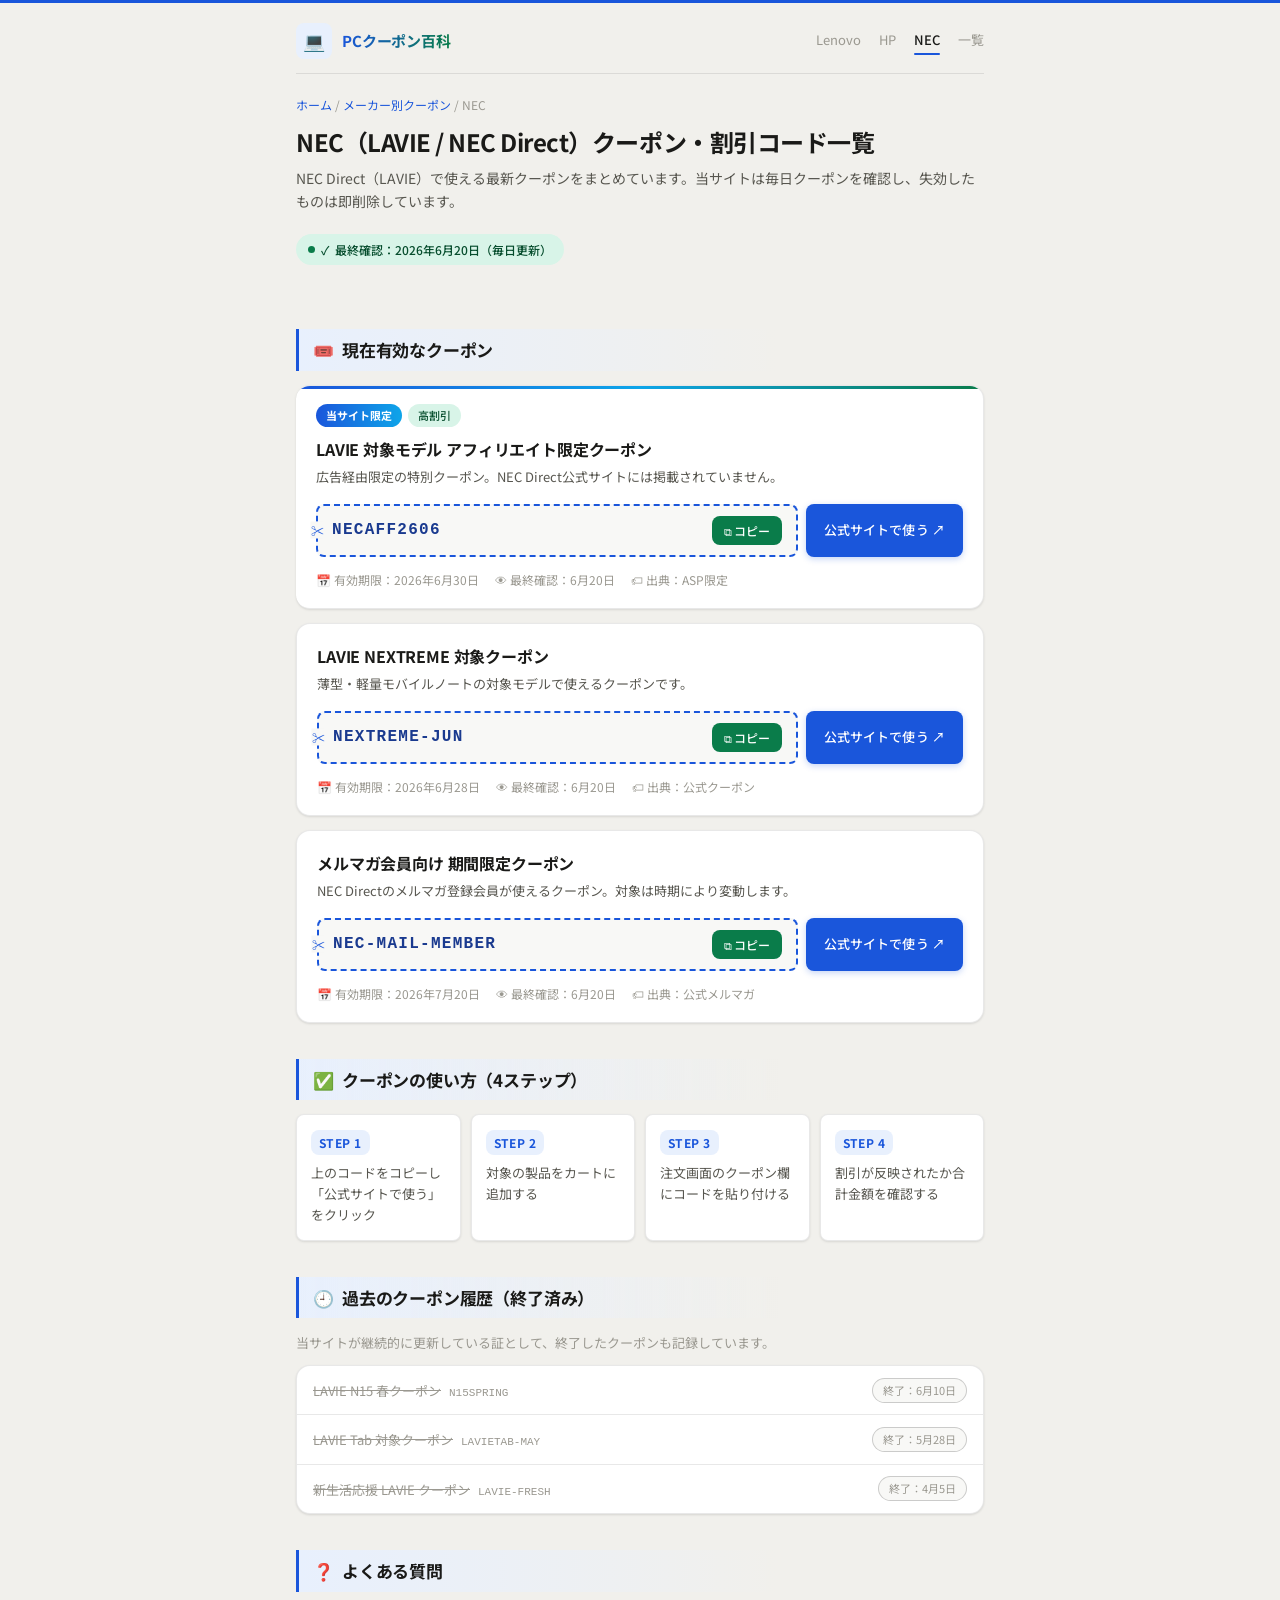
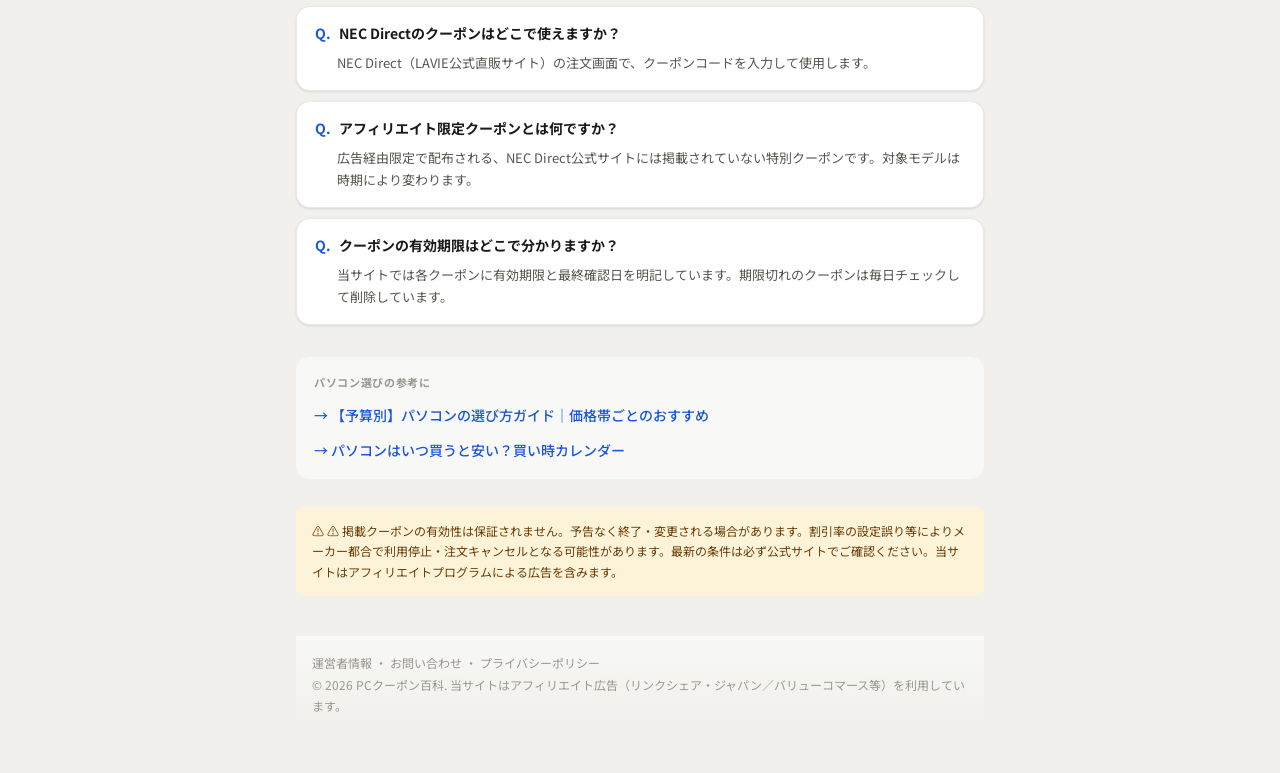
<file: nec-coupon.html>
<!DOCTYPE html>
<html lang="ja">
<head>
  <link rel="stylesheet" href="style.css">
  <style>
  /* ページ固有CSSなし（style.cssに集約済み） */
  </style>
<meta charset="UTF-8">
<meta name="viewport" content="width=device-width, initial-scale=1.0">
<title>NEC（LAVIE / NEC Direct）クーポン・割引コード一覧【2026年6月最新】| PCクーポン百科</title>
<meta name="description" content="NEC Direct（LAVIE）で使える最新クーポン・割引コードをまとめています。アフィリエイト広告限定クーポンも掲載。毎日確認し、失効したクーポンは即削除しています。">
<!-- SEO_INJECT -->
  <link rel="canonical" href="https://SITE_URL/nec-coupon.html">
  <meta name="robots" content="index, follow">
  <meta property="og:type" content="article">
  <meta property="og:site_name" content="PCクーポン百科">
  <meta property="og:title" content="NEC（LAVIE / NEC Direct）クーポン・割引コード一覧【2026年6月最新】| PCクーポン百科">
  <meta property="og:description" content="NEC Direct（LAVIE）で使える最新クーポン・割引コードをまとめています。アフィリエイト広告限定クーポンも掲載。毎日確認し、失効したクーポンは即削除しています。">
  <meta property="og:url" content="https://SITE_URL/nec-coupon.html">
  <meta property="og:locale" content="ja_JP">
  <meta name="twitter:card" content="summary_large_image">
  <meta name="twitter:title" content="NEC（LAVIE / NEC Direct）クーポン・割引コード一覧【2026年6月最新】| PCクーポン百科">
  <meta name="twitter:description" content="NEC Direct（LAVIE）で使える最新クーポン・割引コードをまとめています。アフィリエイト広告限定クーポンも掲載。毎日確認し、失効したクーポンは即削除しています。">
  <script type="application/ld+json">
{
  "@context": "https://schema.org",
  "@graph": [
    {
      "@type": "Organization",
      "@id": "https://SITE_URL/#organization",
      "name": "PCクーポン百科",
      "url": "https://SITE_URL/",
      "description": "大手パソコンメーカーのクーポン・割引コードを毎日確認して掲載するサイト"
    },
    {
      "@type": "WebSite",
      "@id": "https://SITE_URL/#website",
      "url": "https://SITE_URL/",
      "name": "PCクーポン百科",
      "publisher": {
        "@id": "https://SITE_URL/#organization"
      },
      "inLanguage": "ja"
    },
    {
      "@type": "BreadcrumbList",
      "itemListElement": [
        {
          "@type": "ListItem",
          "position": 1,
          "name": "ホーム",
          "item": "https://SITE_URL/"
        },
        {
          "@type": "ListItem",
          "position": 2,
          "name": "メーカー別クーポン",
          "item": "https://SITE_URL/"
        },
        {
          "@type": "ListItem",
          "position": 3,
          "name": "NEC"
        }
      ]
    },
    {
      "@type": "Article",
      "headline": "NEC（LAVIE / NEC Direct）クーポン・割引コード一覧【2026年6月最新】| PCクーポン百科",
      "description": "NEC Direct（LAVIE）で使える最新クーポン・割引コードをまとめています。アフィリエイト広告限定クーポンも掲載。毎日確認し、失効したクーポンは即削除しています。",
      "inLanguage": "ja",
      "datePublished": "2026-06-20",
      "dateModified": "2026-06-20",
      "author": {
        "@id": "https://SITE_URL/#organization"
      },
      "publisher": {
        "@id": "https://SITE_URL/#organization"
      },
      "mainEntityOfPage": {
        "@type": "WebPage",
        "@id": "https://SITE_URL/nec-coupon.html"
      }
    },
    {
      "@type": "FAQPage",
      "mainEntity": [
        {
          "@type": "Question",
          "name": "NEC Directのクーポンはどこで使えますか？",
          "acceptedAnswer": {
            "@type": "Answer",
            "text": "NEC Direct（LAVIE公式直販サイト）の注文画面で、クーポンコードを入力して使用します。"
          }
        },
        {
          "@type": "Question",
          "name": "アフィリエイト限定クーポンとは何ですか？",
          "acceptedAnswer": {
            "@type": "Answer",
            "text": "広告経由限定で配布される、NEC Direct公式サイトには掲載されていない特別クーポンです。対象モデルは時期により変わります。"
          }
        },
        {
          "@type": "Question",
          "name": "クーポンの有効期限はどこで分かりますか？",
          "acceptedAnswer": {
            "@type": "Answer",
            "text": "当サイトでは各クーポンに有効期限と最終確認日を明記しています。期限切れのクーポンは毎日チェックして削除しています。"
          }
        }
      ]
    }
  ]
}
</script>
  <!-- SEO_INJECT -->
<!-- GA_TAG -->
  <!-- Google tag (gtag.js) -->
  <script async src="https://www.googletagmanager.com/gtag/js?id=G-G202T08VDX"></script>
  <script>
    window.dataLayer = window.dataLayer || [];
    function gtag(){dataLayer.push(arguments);}
    gtag('js', new Date());
    gtag('config', 'G-G202T08VDX');
  </script>
  <!-- GA_TAG -->
</head>
<body>
<div class="wrap">

  <div class="topbar">
    <a class="brand" href="index.html" style="text-decoration:none;">
      <div class="brand-icon">💻</div>
      <span class="brand-name">PCクーポン百科</span>
    </a>
    <nav class="nav">
      <a href="lenovo-coupon.html">Lenovo</a><a href="hp-coupon.html">HP</a><a href="nec-coupon.html" class="active">NEC</a><a href="index.html">一覧</a>
    </nav>
  </div>

  <div class="crumb"><a href="index.html">ホーム</a> / <a href="index.html">メーカー別クーポン</a> / NEC</div>
  <h1>NEC（LAVIE / NEC Direct）クーポン・割引コード一覧</h1>
  <p class="lead">NEC Direct（LAVIE）で使える最新クーポンをまとめています。当サイトは毎日クーポンを確認し、失効したものは即削除しています。</p>

  <div class="freshness">
    <span aria-hidden="true">✓</span>最終確認：2026年6月20日（毎日更新）
  </div>

  <h2><span aria-hidden="true">🎟️</span>現在有効なクーポン</h2>
  <div class="coupon-list">

    <article class="coupon featured">
      <div class="badges">
        <span class="badge badge-info">当サイト限定</span>
        <span class="badge badge-success">高割引</span>
      </div>
      <p class="coupon-title">LAVIE 対象モデル アフィリエイト限定クーポン</p>
      <p class="coupon-desc">広告経由限定の特別クーポン。NEC Direct公式サイトには掲載されていません。</p>
      <div class="code-row">
        <div class="code-box">
          <span class="code-text">NECAFF2606</span>
          <button class="copy-btn" data-code="NECAFF2606">コピー</button>
        </div>
        <a class="use-btn" href="https://www.nec-lavie.jp/shop/" target="_blank" rel="nofollow sponsored noopener">公式サイトで使う ↗</a>
      </div>
      <div class="meta">
        <span>📅 有効期限：2026年6月30日</span>
        <span>👁 最終確認：6月20日</span>
        <span>🏷 出典：ASP限定</span>
      </div>
    </article>

    <article class="coupon">
      <p class="coupon-title">LAVIE NEXTREME 対象クーポン</p>
      <p class="coupon-desc">薄型・軽量モバイルノートの対象モデルで使えるクーポンです。</p>
      <div class="code-row">
        <div class="code-box">
          <span class="code-text">NEXTREME-JUN</span>
          <button class="copy-btn" data-code="NEXTREME-JUN">コピー</button>
        </div>
        <a class="use-btn" href="https://www.nec-lavie.jp/shop/" target="_blank" rel="nofollow sponsored noopener">公式サイトで使う ↗</a>
      </div>
      <div class="meta">
        <span>📅 有効期限：2026年6月28日</span>
        <span>👁 最終確認：6月20日</span>
        <span>🏷 出典：公式クーポン</span>
      </div>
    </article>

    <article class="coupon">
      <p class="coupon-title">メルマガ会員向け 期間限定クーポン</p>
      <p class="coupon-desc">NEC Directのメルマガ登録会員が使えるクーポン。対象は時期により変動します。</p>
      <div class="code-row">
        <div class="code-box">
          <span class="code-text">NEC-MAIL-MEMBER</span>
          <button class="copy-btn" data-code="NEC-MAIL-MEMBER">コピー</button>
        </div>
        <a class="use-btn" href="https://www.nec-lavie.jp/shop/" target="_blank" rel="nofollow sponsored noopener">公式サイトで使う ↗</a>
      </div>
      <div class="meta">
        <span>📅 有効期限：2026年7月20日</span>
        <span>👁 最終確認：6月20日</span>
        <span>🏷 出典：公式メルマガ</span>
      </div>
    </article>

  </div>

  <h2><span aria-hidden="true">✅</span>クーポンの使い方（4ステップ）</h2>
  <div class="steps">
    <div class="step"><div class="step-num">STEP 1</div><p>上のコードをコピーし「公式サイトで使う」をクリック</p></div>
    <div class="step"><div class="step-num">STEP 2</div><p>対象の製品をカートに追加する</p></div>
    <div class="step"><div class="step-num">STEP 3</div><p>注文画面のクーポン欄にコードを貼り付ける</p></div>
    <div class="step"><div class="step-num">STEP 4</div><p>割引が反映されたか合計金額を確認する</p></div>
  </div>

  <h2><span aria-hidden="true">🕘</span>過去のクーポン履歴（終了済み）</h2>
  <p class="history-note">当サイトが継続的に更新している証として、終了したクーポンも記録しています。</p>
  <div class="history">
    <div class="history-row">
      <div><span class="history-label">LAVIE N15 春クーポン</span><span class="history-code">N15SPRING</span></div>
      <span class="ended">終了：6月10日</span>
    </div>
    <div class="history-row">
      <div><span class="history-label">LAVIE Tab 対象クーポン</span><span class="history-code">LAVIETAB-MAY</span></div>
      <span class="ended">終了：5月28日</span>
    </div>
    <div class="history-row">
      <div><span class="history-label">新生活応援 LAVIE クーポン</span><span class="history-code">LAVIE-FRESH</span></div>
      <span class="ended">終了：4月5日</span>
    </div>
  </div>


  <h2><span aria-hidden="true">❓</span>よくある質問</h2>
  <div class="faq">
    <div class="faq-item">
      <p class="faq-q"><span class="qmark" aria-hidden="true">Q.</span>NEC Directのクーポンはどこで使えますか？</p>
      <p class="faq-a">NEC Direct（LAVIE公式直販サイト）の注文画面で、クーポンコードを入力して使用します。</p>
    </div>
    <div class="faq-item">
      <p class="faq-q"><span class="qmark" aria-hidden="true">Q.</span>アフィリエイト限定クーポンとは何ですか？</p>
      <p class="faq-a">広告経由限定で配布される、NEC Direct公式サイトには掲載されていない特別クーポンです。対象モデルは時期により変わります。</p>
    </div>
    <div class="faq-item">
      <p class="faq-q"><span class="qmark" aria-hidden="true">Q.</span>クーポンの有効期限はどこで分かりますか？</p>
      <p class="faq-a">当サイトでは各クーポンに有効期限と最終確認日を明記しています。期限切れのクーポンは毎日チェックして削除しています。</p>
    </div>
  </div>


  <div class="related-guides">
    <div class="rg-label">パソコン選びの参考に</div>
    <ul>
      <li><a href="guide-budget.html">→ 【予算別】パソコンの選び方ガイド｜価格帯ごとのおすすめ</a></li>
      <li><a href="guide-timing.html">→ パソコンはいつ買うと安い？買い時カレンダー</a></li>
    </ul>
  </div>

  <div class="disclaimer">
    <p>⚠ 掲載クーポンの有効性は保証されません。予告なく終了・変更される場合があります。割引率の設定誤り等によりメーカー都合で利用停止・注文キャンセルとなる可能性があります。最新の条件は必ず公式サイトでご確認ください。当サイトはアフィリエイトプログラムによる広告を含みます。</p>
  </div>

  <footer>
    <a href="about.html">運営者情報</a> ・ <a href="contact.html">お問い合わせ</a> ・ <a href="privacy.html">プライバシーポリシー</a><br>
    © 2026 PCクーポン百科. 当サイトはアフィリエイト広告（リンクシェア・ジャパン／バリューコマース等）を利用しています。
  </footer>

</div>

<script>
  document.querySelectorAll('.copy-btn').forEach(function(btn){
    btn.addEventListener('click', function(){
      var code = btn.getAttribute('data-code');
      var done = function(){ btn.textContent = 'コピー済'; setTimeout(function(){ btn.textContent = 'コピー'; }, 1800); };
      if (navigator.clipboard && navigator.clipboard.writeText) {
        navigator.clipboard.writeText(code).then(done).catch(done);
      } else {
        var ta = document.createElement('textarea');
        ta.value = code; document.body.appendChild(ta); ta.select();
        try { document.execCommand('copy'); } catch(e) {}
        document.body.removeChild(ta); done();
      }
    });
  });
</script>
</body>
</html>
</file>
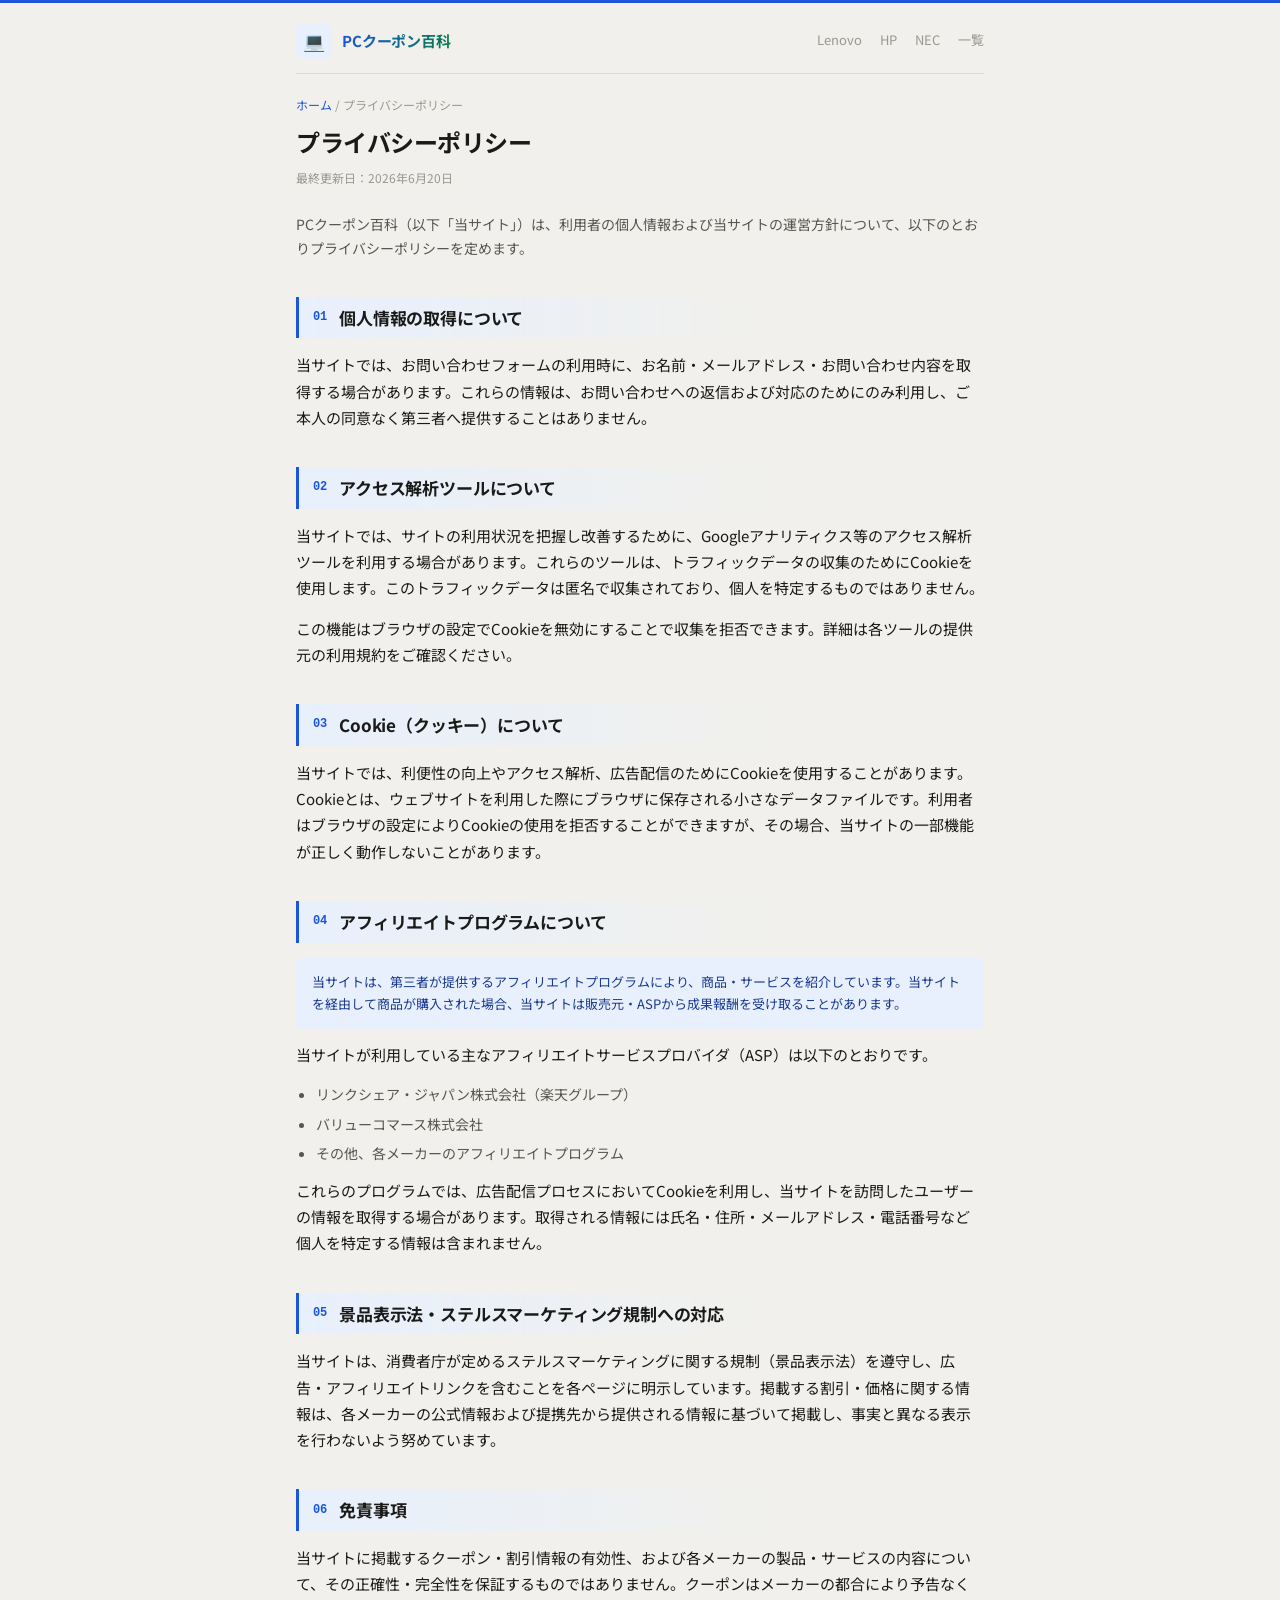
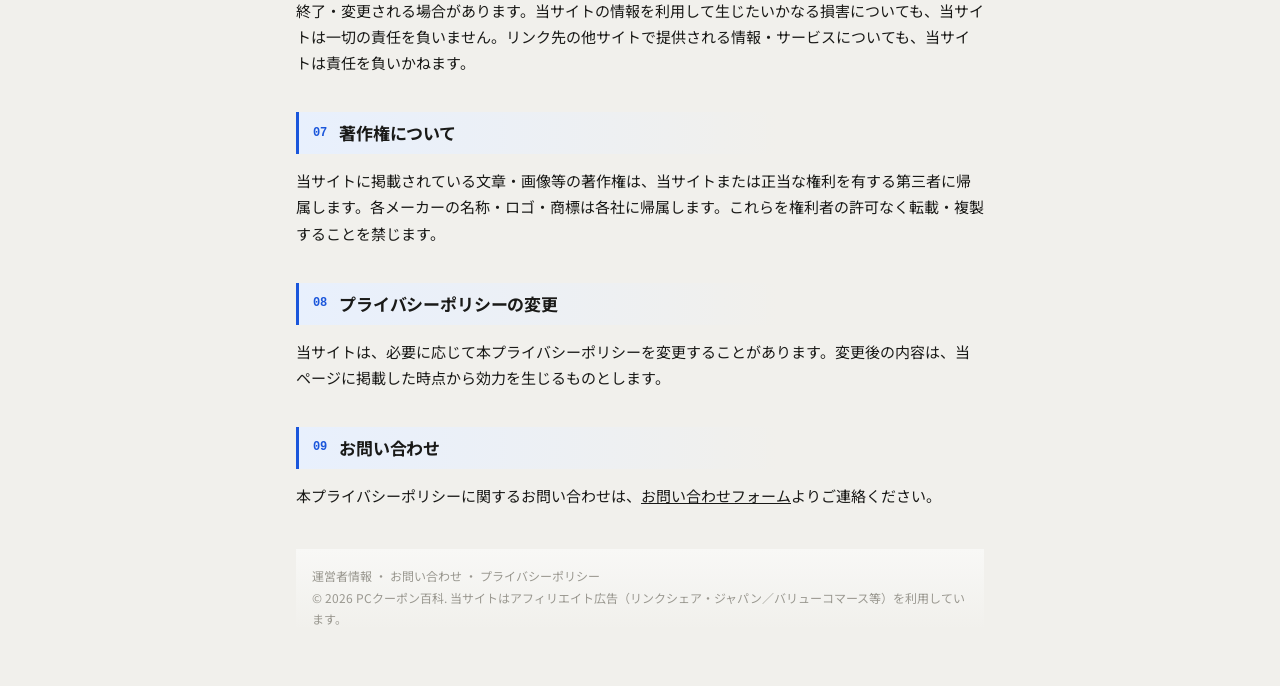
<file: privacy.html>
<!DOCTYPE html>
<html lang="ja">
<head>
  <link rel="stylesheet" href="style.css">
  <style>
  /* ── プライバシーポリシー固有 ── */
  .updated { font-size: 12px; color: var(--text-3); margin: 0 0 24px; }
  .intro { font-size: 14px; color: var(--text-2); margin: 0 0 8px; }
  .highlight { background: var(--blue-bg); border-radius: var(--r); padding: 14px 16px; margin-bottom: 12px; }
  .highlight p { color: var(--blue-text); margin: 0; font-size: 13px; }
  h2 .num { font-size: 12px; color: var(--blue); font-family: var(--mono); margin-right: 4px; }
  ul { margin: 0 0 12px; padding-left: 20px; }
  li { font-size: 14px; color: var(--text-2); margin-bottom: 5px; }
  </style>
<meta charset="UTF-8">
<meta name="viewport" content="width=device-width, initial-scale=1.0">
<title>プライバシーポリシー | PCクーポン百科</title>
<meta name="description" content="PCクーポン百科のプライバシーポリシー。個人情報の取り扱い、Cookie、アクセス解析、アフィリエイト広告について。">
<!-- SEO_INJECT -->
  <link rel="canonical" href="https://SITE_URL/privacy.html">
  <meta name="robots" content="index, follow">
  <meta property="og:type" content="website">
  <meta property="og:site_name" content="PCクーポン百科">
  <meta property="og:title" content="プライバシーポリシー | PCクーポン百科">
  <meta property="og:description" content="PCクーポン百科のプライバシーポリシー。個人情報の取り扱い、Cookie、アクセス解析、アフィリエイト広告について。">
  <meta property="og:url" content="https://SITE_URL/privacy.html">
  <meta property="og:locale" content="ja_JP">
  <meta name="twitter:card" content="summary_large_image">
  <meta name="twitter:title" content="プライバシーポリシー | PCクーポン百科">
  <meta name="twitter:description" content="PCクーポン百科のプライバシーポリシー。個人情報の取り扱い、Cookie、アクセス解析、アフィリエイト広告について。">
  <script type="application/ld+json">
{
  "@context": "https://schema.org",
  "@graph": [
    {
      "@type": "Organization",
      "@id": "https://SITE_URL/#organization",
      "name": "PCクーポン百科",
      "url": "https://SITE_URL/",
      "description": "大手パソコンメーカーのクーポン・割引コードを毎日確認して掲載するサイト"
    },
    {
      "@type": "WebSite",
      "@id": "https://SITE_URL/#website",
      "url": "https://SITE_URL/",
      "name": "PCクーポン百科",
      "publisher": {
        "@id": "https://SITE_URL/#organization"
      },
      "inLanguage": "ja"
    },
    {
      "@type": "BreadcrumbList",
      "itemListElement": [
        {
          "@type": "ListItem",
          "position": 1,
          "name": "ホーム",
          "item": "https://SITE_URL/"
        },
        {
          "@type": "ListItem",
          "position": 2,
          "name": "プライバシーポリシー"
        }
      ]
    }
  ]
}
</script>
  <!-- SEO_INJECT -->
<!-- GA_TAG -->
  <!-- Google tag (gtag.js) -->
  <script async src="https://www.googletagmanager.com/gtag/js?id=G-G202T08VDX"></script>
  <script>
    window.dataLayer = window.dataLayer || [];
    function gtag(){dataLayer.push(arguments);}
    gtag('js', new Date());
    gtag('config', 'G-G202T08VDX');
  </script>
  <!-- GA_TAG -->
</head>
<body>
<div class="wrap">

  <div class="topbar">
    <a class="brand" href="index.html">
      <div class="brand-icon">💻</div>
      <span class="brand-name">PCクーポン百科</span>
    </a>
    <nav class="nav">
      <a href="lenovo-coupon.html">Lenovo</a><a href="hp-coupon.html">HP</a><a href="nec-coupon.html">NEC</a><a href="index.html">一覧</a>
    </nav>
  </div>

  <div class="crumb"><a href="index.html">ホーム</a> / プライバシーポリシー</div>
  <h1>プライバシーポリシー</h1>
  <p class="updated">最終更新日：2026年6月20日</p>

  <p class="intro">PCクーポン百科（以下「当サイト」）は、利用者の個人情報および当サイトの運営方針について、以下のとおりプライバシーポリシーを定めます。</p>

  <h2><span class="num">01</span>個人情報の取得について</h2>
  <p>当サイトでは、お問い合わせフォームの利用時に、お名前・メールアドレス・お問い合わせ内容を取得する場合があります。これらの情報は、お問い合わせへの返信および対応のためにのみ利用し、ご本人の同意なく第三者へ提供することはありません。</p>

  <h2><span class="num">02</span>アクセス解析ツールについて</h2>
  <p>当サイトでは、サイトの利用状況を把握し改善するために、Googleアナリティクス等のアクセス解析ツールを利用する場合があります。これらのツールは、トラフィックデータの収集のためにCookieを使用します。このトラフィックデータは匿名で収集されており、個人を特定するものではありません。</p>
  <p>この機能はブラウザの設定でCookieを無効にすることで収集を拒否できます。詳細は各ツールの提供元の利用規約をご確認ください。</p>

  <h2><span class="num">03</span>Cookie（クッキー）について</h2>
  <p>当サイトでは、利便性の向上やアクセス解析、広告配信のためにCookieを使用することがあります。Cookieとは、ウェブサイトを利用した際にブラウザに保存される小さなデータファイルです。利用者はブラウザの設定によりCookieの使用を拒否することができますが、その場合、当サイトの一部機能が正しく動作しないことがあります。</p>

  <h2><span class="num">04</span>アフィリエイトプログラムについて</h2>
  <div class="highlight">
    <p>当サイトは、第三者が提供するアフィリエイトプログラムにより、商品・サービスを紹介しています。当サイトを経由して商品が購入された場合、当サイトは販売元・ASPから成果報酬を受け取ることがあります。</p>
  </div>
  <p>当サイトが利用している主なアフィリエイトサービスプロバイダ（ASP）は以下のとおりです。</p>
  <ul>
    <li>リンクシェア・ジャパン株式会社（楽天グループ）</li>
    <li>バリューコマース株式会社</li>
    <li>その他、各メーカーのアフィリエイトプログラム</li>
  </ul>
  <p>これらのプログラムでは、広告配信プロセスにおいてCookieを利用し、当サイトを訪問したユーザーの情報を取得する場合があります。取得される情報には氏名・住所・メールアドレス・電話番号など個人を特定する情報は含まれません。</p>

  <h2><span class="num">05</span>景品表示法・ステルスマーケティング規制への対応</h2>
  <p>当サイトは、消費者庁が定めるステルスマーケティングに関する規制（景品表示法）を遵守し、広告・アフィリエイトリンクを含むことを各ページに明示しています。掲載する割引・価格に関する情報は、各メーカーの公式情報および提携先から提供される情報に基づいて掲載し、事実と異なる表示を行わないよう努めています。</p>

  <h2><span class="num">06</span>免責事項</h2>
  <p>当サイトに掲載するクーポン・割引情報の有効性、および各メーカーの製品・サービスの内容について、その正確性・完全性を保証するものではありません。クーポンはメーカーの都合により予告なく終了・変更される場合があります。当サイトの情報を利用して生じたいかなる損害についても、当サイトは一切の責任を負いません。リンク先の他サイトで提供される情報・サービスについても、当サイトは責任を負いかねます。</p>

  <h2><span class="num">07</span>著作権について</h2>
  <p>当サイトに掲載されている文章・画像等の著作権は、当サイトまたは正当な権利を有する第三者に帰属します。各メーカーの名称・ロゴ・商標は各社に帰属します。これらを権利者の許可なく転載・複製することを禁じます。</p>

  <h2><span class="num">08</span>プライバシーポリシーの変更</h2>
  <p>当サイトは、必要に応じて本プライバシーポリシーを変更することがあります。変更後の内容は、当ページに掲載した時点から効力を生じるものとします。</p>

  <h2><span class="num">09</span>お問い合わせ</h2>
  <p>本プライバシーポリシーに関するお問い合わせは、<a href="contact.html">お問い合わせフォーム</a>よりご連絡ください。</p>

  <footer>
    <a href="about.html">運営者情報</a> ・ <a href="contact.html">お問い合わせ</a> ・ <a href="privacy.html">プライバシーポリシー</a><br>
    © 2026 PCクーポン百科. 当サイトはアフィリエイト広告（リンクシェア・ジャパン／バリューコマース等）を利用しています。
  </footer>

</div>
</body>
</html>
</file>
<file: style.css>
/* ============================================================
   PCクーポン百科 — 共通スタイル
   design: minimal / trustworthy / coupon-site
============================================================ */

@import url('https://fonts.googleapis.com/css2?family=Noto+Sans+JP:wght@400;500;700&display=swap');

/* ── トークン ──────────────────────────────────── */
:root {
  --bg:           #ffffff;
  --bg-2:         #f8f8f6;
  --bg-3:         #f1f0ec;
  --text:         #1a1a18;
  --text-2:       #57564f;
  --text-3:       #9a9890;
  --border:       rgba(0,0,0,0.09);
  --border-2:     rgba(0,0,0,0.18);

  /* Blue — 信頼・テック */
  --blue:         #1a56db;
  --blue-bg:      #e8f0fd;
  --blue-text:    #1a3a8f;

  /* Green — 節約・お得 */
  --green:        #0a7c4a;
  --green-bg:     #d8f4e8;
  --green-text:   #064d2d;

  /* Amber — 警告・注意 */
  --amber-bg:     #fdf3d8;
  --amber-text:   #6b3d07;

  --r:            8px;
  --r-lg:         14px;
  --shadow-sm:    0 1px 3px rgba(0,0,0,0.07), 0 1px 2px rgba(0,0,0,0.05);
  --shadow-md:    0 4px 12px rgba(0,0,0,0.09), 0 1px 3px rgba(0,0,0,0.06);

  --sans: "Noto Sans JP", -apple-system, BlinkMacSystemFont,
          "Hiragino Sans", "Hiragino Kaku Gothic ProN", Meiryo, sans-serif;
  --mono: ui-monospace, SFMono-Regular, "SF Mono", Menlo, Consolas, monospace;
}

@media (prefers-color-scheme: dark) {
  :root {
    --bg:           #1a1a18;
    --bg-2:         #252521;
    --bg-3:         #2e2e2a;
    --text:         #edede8;
    --text-2:       #b0afa7;
    --text-3:       #78776e;
    --border:       rgba(255,255,255,0.10);
    --border-2:     rgba(255,255,255,0.20);
    --blue:         #4b83f0;
    --blue-bg:      #0f2057;
    --blue-text:    #93b4f8;
    --green:        #2ea86b;
    --green-bg:     #053d24;
    --green-text:   #7edeb0;
    --amber-bg:     #4a2800;
    --amber-text:   #f5c07a;
    --shadow-sm:    0 1px 3px rgba(0,0,0,0.30);
    --shadow-md:    0 4px 12px rgba(0,0,0,0.35);
  }
}

/* ── リセット & ベース ────────────────────────── */
*, *::before, *::after { box-sizing: border-box; }

body {
  margin: 0;
  font-family: var(--sans);
  font-size: 15px;
  line-height: 1.75;
  color: var(--text);
  background: var(--bg-3);
  -webkit-font-smoothing: antialiased;
  /* シグネチャー：ページ上端に細いブルーライン */
  border-top: 3px solid var(--blue);
}

a { color: inherit; }
p { margin: 0 0 14px; }
strong { font-weight: 500; color: var(--text); }

.wrap {
  max-width: 720px;
  margin: 0 auto;
  padding: 20px 16px 56px;
}

/* ── ヘッダー・ナビ ──────────────────────────── */
.topbar {
  display: flex;
  align-items: center;
  justify-content: space-between;
  padding-bottom: 14px;
  margin-bottom: 20px;
  border-bottom: 1px solid var(--border);
}

.brand {
  display: flex;
  align-items: center;
  gap: 10px;
  text-decoration: none;
}

.brand-icon {
  width: 36px;
  height: 36px;
  border-radius: var(--r);
  background: var(--blue-bg);
  display: flex;
  align-items: center;
  justify-content: center;
  font-size: 18px;
}

.brand-name {
  font-size: 15px;
  font-weight: 700;
  color: var(--text);
  letter-spacing: -0.01em;
}

.nav {
  display: flex;
  gap: 18px;
  font-size: 13px;
  color: var(--text-3);
}

.nav a {
  text-decoration: none;
  transition: color 0.12s;
}

.nav a:hover,
.nav a.active {
  color: var(--text);
  font-weight: 500;
}

/* ── パンくず ───────────────────────────────── */
.crumb {
  font-size: 12px;
  color: var(--text-3);
  margin-bottom: 10px;
}

.crumb a {
  text-decoration: none;
  color: var(--blue);
}

.crumb a:hover { text-decoration: underline; }

/* ── 見出し ──────────────────────────────────── */
h1 {
  font-size: 24px;
  font-weight: 700;
  line-height: 1.4;
  margin: 0 0 8px;
  letter-spacing: -0.02em;
}

h2 {
  font-size: 17px;
  font-weight: 700;
  margin: 36px 0 14px;
  display: flex;
  align-items: center;
  gap: 8px;
  letter-spacing: -0.01em;
  scroll-margin-top: 16px;
}

h3 {
  font-size: 15px;
  font-weight: 700;
  margin: 20px 0 8px;
}

.lead {
  font-size: 14px;
  color: var(--text-2);
  margin: 0 0 20px;
  line-height: 1.7;
}

/* ── 最終確認バッジ ──────────────────────────── */
.freshness {
  display: inline-flex;
  align-items: center;
  gap: 6px;
  background: var(--green-bg);
  color: var(--green-text);
  font-size: 12px;
  font-weight: 500;
  padding: 5px 12px;
  border-radius: 999px;
  margin-bottom: 28px;
}

/* ── クーポンカード ──────────────────────────── */
.coupon-list {
  display: flex;
  flex-direction: column;
  gap: 14px;
  margin-bottom: 36px;
}

.coupon {
  background: var(--bg);
  border: 1px solid var(--border);
  border-radius: var(--r-lg);
  padding: 18px 20px;
  box-shadow: var(--shadow-sm);
  transition: box-shadow 0.15s;
}

.coupon:hover { box-shadow: var(--shadow-md); }

/* 限定クーポンは左にブルーライン */
.coupon.featured {
  border-left: 3px solid var(--blue);
  padding-left: 18px;
}

.badges {
  display: flex;
  align-items: center;
  gap: 6px;
  margin-bottom: 8px;
  flex-wrap: wrap;
}

.badge {
  font-size: 11px;
  font-weight: 500;
  padding: 2px 10px;
  border-radius: 999px;
}

.badge-info { background: var(--blue-bg); color: var(--blue-text); }
.badge-success { background: var(--green-bg); color: var(--green-text); }

.coupon-title {
  font-size: 16px;
  font-weight: 700;
  margin: 0 0 4px;
  letter-spacing: -0.01em;
}

.coupon-desc {
  font-size: 13px;
  color: var(--text-2);
  margin: 0 0 16px;
  line-height: 1.6;
}

/* ── クーポンコードボックス ──────────────────── */
.code-row {
  display: flex;
  align-items: stretch;
  gap: 8px;
  margin-bottom: 12px;
  flex-wrap: wrap;
}

.code-box {
  flex: 1;
  min-width: 200px;
  display: flex;
  align-items: center;
  justify-content: space-between;
  gap: 8px;
  /* クーポンらしいダッシュ枠 */
  background: var(--bg-2);
  border: 2px dashed var(--blue);
  border-radius: var(--r);
  padding: 10px 14px;
}

.code-text {
  font-family: var(--mono);
  font-size: 16px;
  font-weight: 700;
  letter-spacing: 0.08em;
  color: var(--blue-text);
}

/* ── ボタン ──────────────────────────────────── */
button, .use-btn, .cta-btn {
  font-family: var(--sans);
  cursor: pointer;
  border-radius: var(--r);
  font-weight: 500;
  transition: opacity 0.12s, transform 0.05s, box-shadow 0.12s;
}

button:active, .use-btn:active, .cta-btn:active {
  transform: scale(0.97);
}

/* コピーボタン — グリーン */
.copy-btn {
  font-size: 12px;
  padding: 6px 12px;
  background: var(--green);
  color: #ffffff;
  border: none;
  white-space: nowrap;
  flex-shrink: 0;
}

.copy-btn:hover { opacity: 0.88; }

/* 公式サイトへ — ブルー */
.use-btn {
  font-size: 13px;
  padding: 10px 18px;
  white-space: nowrap;
  text-decoration: none;
  display: inline-flex;
  align-items: center;
  gap: 4px;
  background: var(--blue);
  color: #ffffff;
  border: none;
}

.use-btn:hover { opacity: 0.88; }

/* CTAボタン */
.cta-btn {
  font-size: 14px;
  padding: 10px 22px;
  text-decoration: none;
  display: inline-block;
  background: var(--blue);
  color: #ffffff;
  border: none;
}

.cta-btn:hover { opacity: 0.88; }

.cta-btn.outline {
  background: transparent;
  color: var(--blue);
  border: 1.5px solid var(--blue);
}

/* ── メタ情報 ──────────────────────────────── */
.meta {
  display: flex;
  gap: 16px;
  font-size: 12px;
  color: var(--text-3);
  flex-wrap: wrap;
}

/* ── 使い方ステップ ──────────────────────────── */
.steps {
  display: grid;
  grid-template-columns: repeat(auto-fit, minmax(140px, 1fr));
  gap: 10px;
  margin-bottom: 36px;
}

.step {
  background: var(--bg);
  border: 1px solid var(--border);
  border-radius: var(--r);
  padding: 14px;
  box-shadow: var(--shadow-sm);
}

.step-num {
  font-size: 12px;
  font-weight: 700;
  color: var(--blue);
  margin-bottom: 6px;
  letter-spacing: 0.04em;
}

.step p {
  font-size: 13px;
  color: var(--text-2);
  margin: 0;
  line-height: 1.6;
}

/* ── 終了済み履歴 ────────────────────────────── */
.history-note {
  font-size: 13px;
  color: var(--text-3);
  margin: 0 0 10px;
}

.history {
  border: 1px solid var(--border);
  border-radius: var(--r-lg);
  overflow: hidden;
  margin-bottom: 32px;
  background: var(--bg);
  box-shadow: var(--shadow-sm);
}

.history-row {
  display: flex;
  align-items: center;
  justify-content: space-between;
  padding: 11px 16px;
  border-bottom: 1px solid var(--border);
  gap: 12px;
  flex-wrap: wrap;
}

.history-row:last-child { border-bottom: none; }

.history-label {
  font-size: 13px;
  color: var(--text-3);
  text-decoration: line-through;
}

.history-code {
  font-family: var(--mono);
  font-size: 11px;
  color: var(--text-3);
  margin-left: 8px;
}

.ended {
  background: var(--bg-2);
  color: var(--text-3);
  font-size: 11px;
  padding: 2px 10px;
  border-radius: 999px;
  white-space: nowrap;
}

/* ── 免責 ────────────────────────────────────── */
.disclaimer {
  background: var(--amber-bg);
  border-radius: var(--r);
  padding: 14px 16px;
}

.disclaimer p {
  font-size: 12px;
  color: var(--amber-text);
  margin: 0;
  line-height: 1.7;
}

/* ── フッター ────────────────────────────────── */
footer {
  margin-top: 40px;
  padding-top: 16px;
  border-top: 1px solid var(--border);
  font-size: 12px;
  color: var(--text-3);
  line-height: 1.8;
}

footer a {
  text-decoration: none;
  color: var(--text-3);
}

footer a:hover {
  color: var(--text-2);
  text-decoration: underline;
}

/* ── FAQ ─────────────────────────────────────── */
.faq {
  display: flex;
  flex-direction: column;
  gap: 10px;
  margin-bottom: 32px;
}

.faq-item {
  background: var(--bg);
  border: 1px solid var(--border);
  border-radius: var(--r-lg);
  padding: 16px 18px;
  box-shadow: var(--shadow-sm);
}

.faq-q {
  font-size: 14px;
  font-weight: 700;
  color: var(--text);
  margin: 0 0 8px;
  display: flex;
  gap: 8px;
  line-height: 1.5;
}

.faq-q .qmark { color: var(--blue); }

.faq-a {
  font-size: 13px;
  color: var(--text-2);
  margin: 0;
  line-height: 1.7;
  padding-left: 22px;
}

/* ── 関連ガイドリンク ─────────────────────────── */
.related-guides {
  background: var(--bg-2);
  border-radius: var(--r-lg);
  padding: 16px 18px;
  margin: 8px 0 28px;
}

.related-guides .rg-label {
  font-size: 11px;
  font-weight: 700;
  color: var(--text-3);
  text-transform: uppercase;
  letter-spacing: 0.06em;
  margin-bottom: 10px;
}

.related-guides ul {
  list-style: none;
  margin: 0;
  padding: 0;
  display: flex;
  flex-direction: column;
  gap: 8px;
}

.related-guides a {
  font-size: 14px;
  color: var(--blue);
  text-decoration: none;
  font-weight: 500;
}

.related-guides a:hover { text-decoration: underline; }

/* ── 目次 ────────────────────────────────────── */
.toc {
  background: var(--bg);
  border: 1px solid var(--border);
  border-radius: var(--r-lg);
  padding: 16px 20px;
  margin-bottom: 32px;
  box-shadow: var(--shadow-sm);
}

.toc-title {
  font-size: 11px;
  font-weight: 700;
  color: var(--text-3);
  text-transform: uppercase;
  letter-spacing: 0.06em;
  margin-bottom: 10px;
}

.toc ol { margin: 0; padding-left: 20px; }
.toc li { font-size: 14px; margin-bottom: 6px; }
.toc li:last-child { margin-bottom: 0; }
.toc a { text-decoration: none; color: var(--blue); }
.toc a:hover { text-decoration: underline; }

/* ── チェックリスト ──────────────────────────── */
.checklist {
  background: var(--bg);
  border: 1px solid var(--border);
  border-radius: var(--r-lg);
  padding: 18px 20px;
  margin: 20px 0;
  box-shadow: var(--shadow-sm);
}

.checklist-item {
  display: flex;
  gap: 10px;
  margin-bottom: 14px;
}

.checklist-item:last-child { margin-bottom: 0; }
.check-icon { color: var(--green); flex-shrink: 0; font-weight: 700; }
.checklist-item p { margin: 0; font-size: 14px; line-height: 1.65; }

/* ── Tip・コールアウト ───────────────────────── */
.tip {
  background: var(--blue-bg);
  border-radius: var(--r);
  padding: 14px 18px;
  margin: 24px 0;
}

.tip p {
  color: var(--blue-text);
  font-size: 14px;
  margin: 0;
  line-height: 1.7;
}

.tip strong { color: var(--blue-text); }

/* ── 関連リンク（ガイド記事内） ──────────────── */
.related {
  background: var(--bg-2);
  border-radius: var(--r-lg);
  padding: 14px 18px;
  margin: 24px 0;
}

.related .rel-label {
  font-size: 11px;
  font-weight: 700;
  color: var(--text-3);
  text-transform: uppercase;
  letter-spacing: 0.06em;
  margin-bottom: 8px;
}

.related a {
  font-size: 14px;
  color: var(--blue);
  text-decoration: none;
  font-weight: 500;
}

.related a:hover { text-decoration: underline; }

/* ── CTAブロック ─────────────────────────────── */
.final-cta {
  background: var(--bg);
  border: 2px solid var(--blue);
  border-radius: var(--r-lg);
  padding: 24px;
  margin: 36px 0 16px;
  text-align: center;
  box-shadow: var(--shadow-sm);
}

.final-cta h3 { margin: 0 0 8px; font-size: 17px; }
.final-cta p { font-size: 14px; margin: 0 0 18px; color: var(--text-2); }

.cta-buttons {
  display: flex;
  gap: 10px;
  justify-content: center;
  flex-wrap: wrap;
}

/* ── レコメンドリンク ─────────────────────────── */
.reco {
  display: flex;
  align-items: center;
  gap: 12px;
  margin-top: 14px;
  background: var(--green-bg);
  border-radius: var(--r);
  padding: 12px 16px;
  text-decoration: none;
  transition: opacity 0.12s;
}

.reco:hover { opacity: 0.85; }
.reco-icon { font-size: 18px; }

.reco-text {
  font-size: 13px;
  color: var(--green-text);
  line-height: 1.5;
}

.reco-text strong { color: var(--green-text); font-weight: 700; }
.reco-arrow { margin-left: auto; font-size: 13px; color: var(--green-text); white-space: nowrap; font-weight: 700; }

/* ── レスポンシブ ────────────────────────────── */
@media (max-width: 480px) {
  h1 { font-size: 20px; }
  h2 { font-size: 16px; }
  .topbar { flex-wrap: wrap; gap: 8px; }
  .nav { gap: 12px; }
  .code-row { flex-direction: column; }
  .use-btn { width: 100%; justify-content: center; }
}

/* ============================================================
   装飾レイヤー — visual enhancement
============================================================ */

/* ── ブランド名グラデーション ──────────────────── */
.brand-name {
  background: linear-gradient(90deg, var(--blue) 0%, #0a7c4a 100%);
  -webkit-background-clip: text;
  -webkit-text-fill-color: transparent;
  background-clip: text;
}

@media (prefers-color-scheme: dark) {
  .brand-name {
    background: linear-gradient(90deg, #4b83f0 0%, #2ea86b 100%);
    -webkit-background-clip: text;
    background-clip: text;
  }
}

/* ── ナビ active アンダーライン ────────────────── */
.nav a {
  position: relative;
  padding-bottom: 2px;
}

.nav a.active::after {
  content: "";
  position: absolute;
  bottom: -2px;
  left: 0;
  right: 0;
  height: 2px;
  background: var(--blue);
  border-radius: 999px;
}

/* ── h2 見出し装飾 ──────────────────────────────── */
h2 {
  padding-left: 14px;
  border-left: 3px solid var(--blue);
  background: linear-gradient(90deg, var(--blue-bg) 0%, transparent 70%);
  border-radius: 0 var(--r) var(--r) 0;
  padding-top: 6px;
  padding-bottom: 6px;
}

/* ── 鮮度バッジ — 点滅する緑ドット ─────────────── */
.freshness::before {
  content: "";
  display: inline-block;
  width: 7px;
  height: 7px;
  border-radius: 50%;
  background: var(--green);
  animation: pulse-dot 2s ease-in-out infinite;
  flex-shrink: 0;
}

@keyframes pulse-dot {
  0%, 100% { opacity: 1; transform: scale(1); }
  50%       { opacity: 0.4; transform: scale(0.7); }
}

/* ── 限定クーポンカード — グラデーション帯 ─────── */
.coupon.featured {
  border-left: none;
  padding-left: 20px;
  position: relative;
  overflow: hidden;
}

.coupon.featured::before {
  content: "";
  position: absolute;
  top: 0; left: 0; right: 0;
  height: 3px;
  background: linear-gradient(90deg, #1a56db 0%, #0ea5e9 50%, #0a7c4a 100%);
}

/* ── コードボックス — ハサミ装飾 ───────────────── */
.code-box {
  position: relative;
}

.code-box::before {
  content: "✂";
  position: absolute;
  left: -1px;
  top: 50%;
  transform: translateY(-50%) translateX(-50%);
  font-size: 13px;
  color: var(--blue);
  background: var(--bg-2);
  line-height: 1;
  padding: 2px 0;
}

/* ── コピーボタン — アイコン追加 ───────────────── */
.copy-btn::before {
  content: "⧉ ";
  font-size: 11px;
}

/* ── メーカーカード — ホバーアニメーション ──────── */
.maker-card {
  position: relative;
  overflow: hidden;
}

.maker-card::after {
  content: "";
  position: absolute;
  bottom: 0; left: 0;
  width: 0; height: 2px;
  background: linear-gradient(90deg, var(--blue) 0%, var(--green) 100%);
  transition: width 0.25s ease;
}

.maker-card:hover::after { width: 100%; }

/* ── CTAボタン — 影と矢印 ──────────────────────── */
.cta-btn {
  box-shadow: 0 2px 8px rgba(26, 86, 219, 0.30);
  letter-spacing: 0.01em;
}

.cta-btn:hover {
  box-shadow: 0 4px 14px rgba(26, 86, 219, 0.40);
  transform: translateY(-1px);
}

.cta-btn:active {
  transform: translateY(0) scale(0.97);
  box-shadow: 0 1px 4px rgba(26, 86, 219, 0.20);
}

.cta-btn.outline {
  box-shadow: none;
}

.cta-btn.outline:hover {
  background: var(--blue-bg);
  box-shadow: none;
  transform: translateY(-1px);
}

/* ── 「公式サイトで使う」ボタン — 影 ────────────── */
.use-btn {
  box-shadow: 0 2px 6px rgba(26, 86, 219, 0.25);
  letter-spacing: 0.01em;
}

.use-btn:hover {
  box-shadow: 0 4px 12px rgba(26, 86, 219, 0.35);
  transform: translateY(-1px);
}

/* ── カードの入場アニメーション ─────────────────── */
@media (prefers-reduced-motion: no-preference) {
  .coupon, .maker-card, .guide-card, .faq-item {
    animation: fade-up 0.35s ease both;
  }

  .coupon:nth-child(1), .maker-card:nth-child(1), .faq-item:nth-child(1) { animation-delay: 0.05s; }
  .coupon:nth-child(2), .maker-card:nth-child(2), .faq-item:nth-child(2) { animation-delay: 0.10s; }
  .coupon:nth-child(3), .maker-card:nth-child(3), .faq-item:nth-child(3) { animation-delay: 0.15s; }

  @keyframes fade-up {
    from { opacity: 0; transform: translateY(12px); }
    to   { opacity: 1; transform: translateY(0); }
  }
}

/* ── 「当サイト限定」バッジ — 強調 ──────────────── */
.badge-info {
  background: linear-gradient(90deg, #1a56db, #0ea5e9);
  color: #ffffff;
  font-weight: 700;
}

/* ── stepの数字装飾 ─────────────────────────────── */
.step {
  position: relative;
}

.step-num {
  display: inline-block;
  background: var(--blue-bg);
  border-radius: var(--r);
  padding: 2px 8px;
  margin-bottom: 8px;
}

/* ── historyの終了ラベル ─────────────────────────── */
.ended {
  border: 1px solid var(--border-2);
}

/* ── recoカード — ホバー ────────────────────────── */
.reco {
  border: 1px solid var(--green-bg);
  transition: transform 0.12s, box-shadow 0.12s, opacity 0.12s;
}

.reco:hover {
  transform: translateY(-2px);
  box-shadow: var(--shadow-md);
  opacity: 1;
}

/* ── final-cta — グラデーションボーダー ─────────── */
.final-cta {
  border: none;
  position: relative;
  background: var(--bg);
}

.final-cta::before {
  content: "";
  position: absolute;
  inset: 0;
  border-radius: calc(var(--r-lg) + 2px);
  padding: 2px;
  background: linear-gradient(135deg, var(--blue) 0%, #0ea5e9 50%, var(--green) 100%);
  -webkit-mask: linear-gradient(#fff 0 0) content-box, linear-gradient(#fff 0 0);
  -webkit-mask-composite: xor;
  mask-composite: exclude;
}

/* ── 免責テキスト — アイコン ─────────────────────── */
.disclaimer p::before {
  content: "⚠ ";
}

/* ── フッター — 上部にアクセントライン ──────────── */
footer {
  background: linear-gradient(to bottom, var(--bg-2), transparent);
  padding: 16px 16px 0;
  border-top: none;
  margin-top: 40px;
}

/* ── テーブル — hover highlight ─────────────────── */
.cal-table tr:hover td {
  background: var(--blue-bg);
  transition: background 0.15s;
}
</file>
